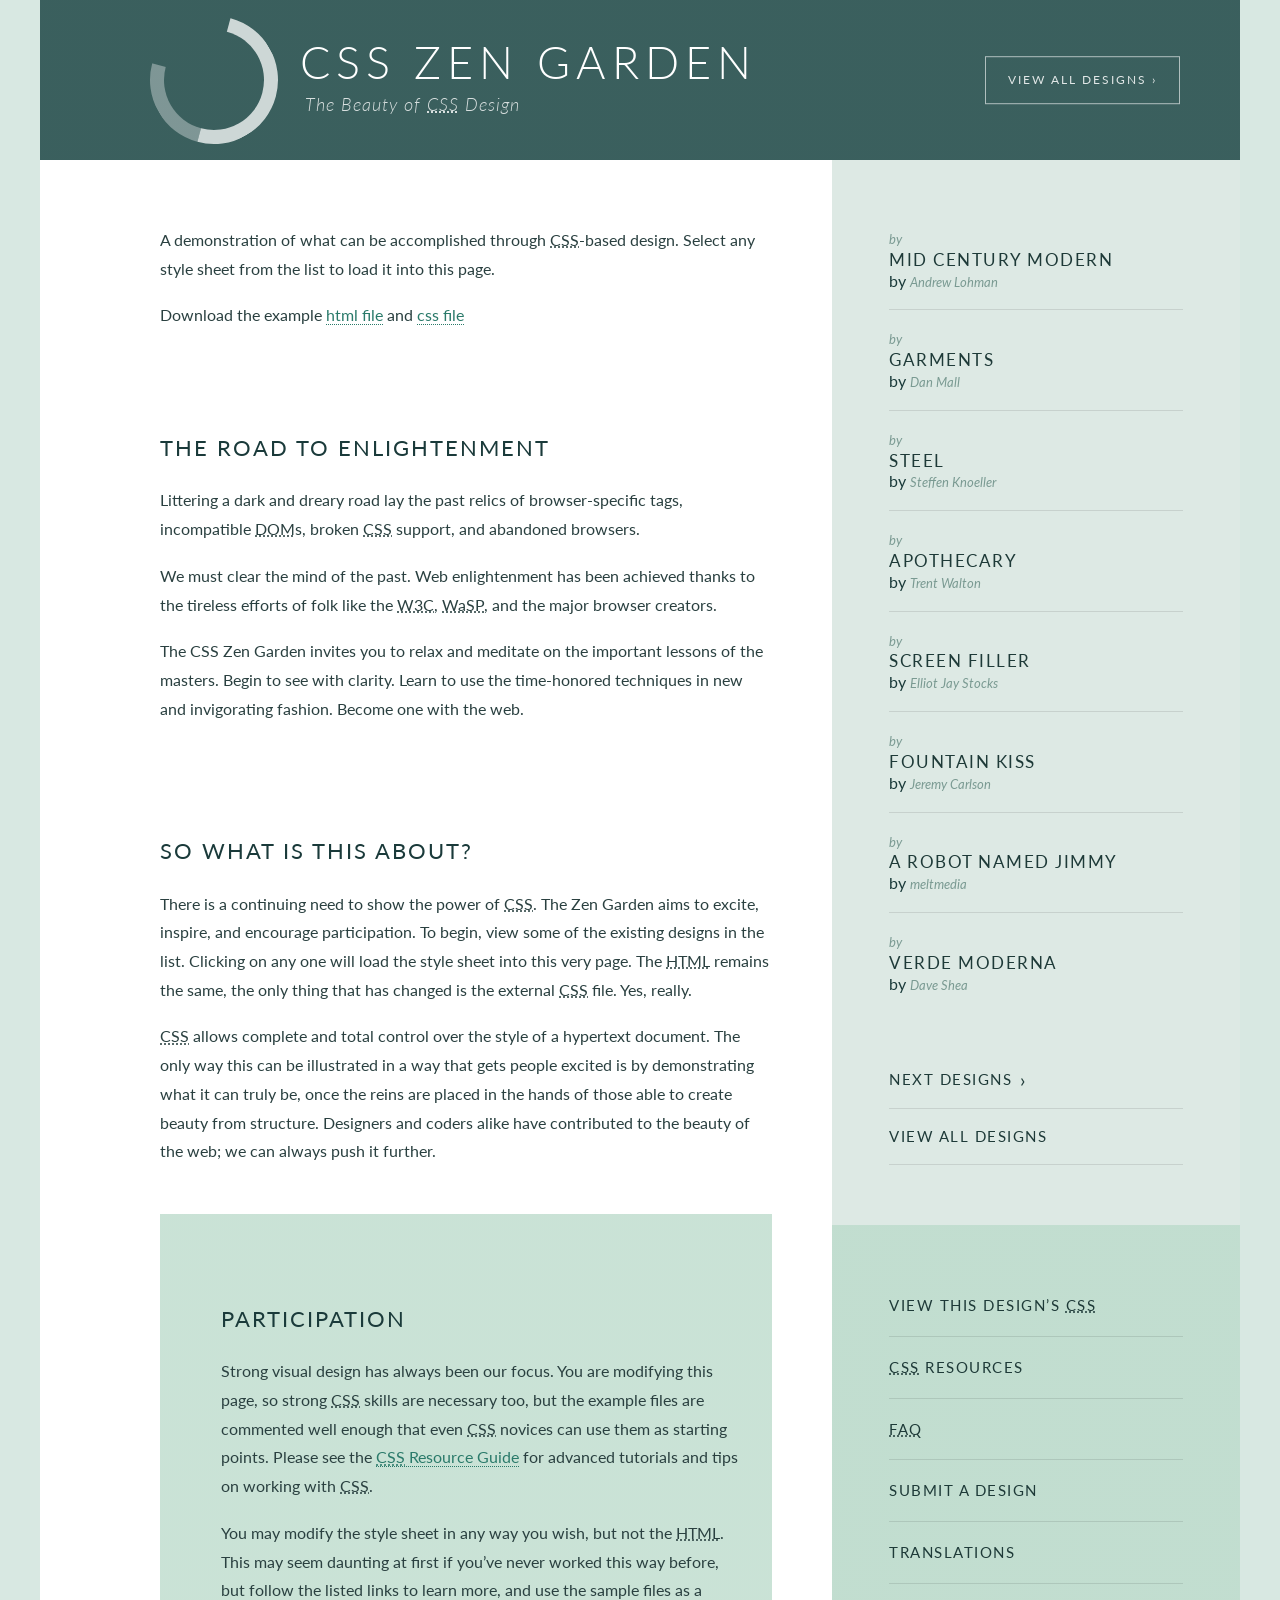
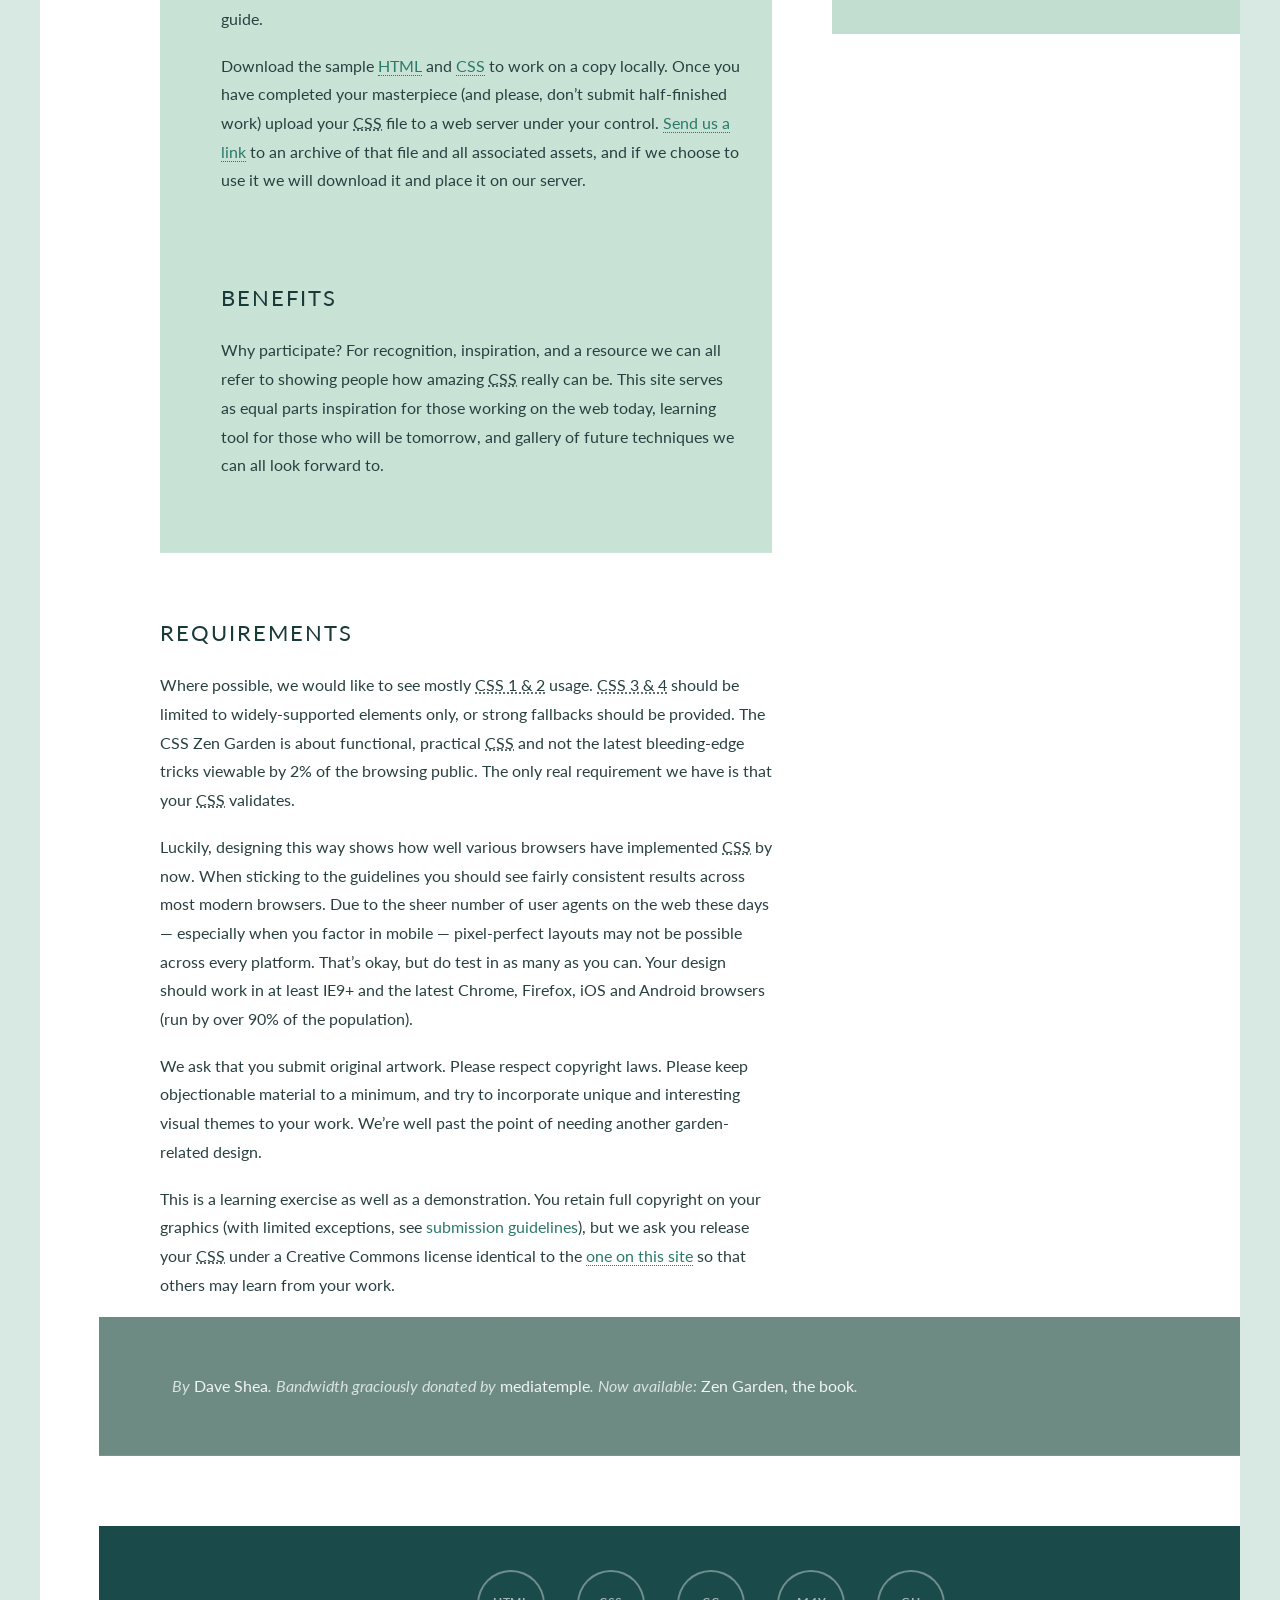
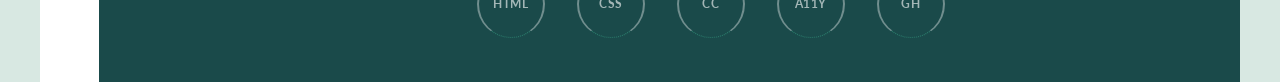
<file: Assignment/index.html>
<!DOCTYPE html>
<html lang="en">
<head>
	<meta charset="utf-8">
	<title>CSS Zen Garden: The Beauty of CSS Design</title>

	<link rel="stylesheet" media="screen" href="style.css">
	<link rel="alternate" type="application/rss+xml" title="RSS" href="http://www.csszengarden.com/zengarden.xml">

	<meta name="viewport" content="width=device-width, initial-scale=1.0">
	<meta name="author" content="Dave Shea">
	<meta name="description" content="A demonstration of what can be accomplished visually through CSS-based design.">
	<meta name="robots" content="all">


	<!--[if lt IE 9]>
	<script src="script/html5shiv.js"></script>
	<![endif]-->
</head>

<!--



	View source is a feature, not a bug. Thanks for your curiosity and
	interest in participating!

	Here are the submission guidelines for the new and improved csszengarden.com:

	- CSS3? Of course! Prefix for ALL browsers where necessary.
	- go responsive; test your layout at multiple screen sizes.
	- your browser testing baseline: IE9+, recent Chrome/Firefox/Safari, and iOS/Android
	- Graceful degradation is acceptable, and in fact highly encouraged.
	- use classes for styling. Don't use ids.
	- web fonts are cool, just make sure you have a license to share the files. Hosted
	  services that are applied via the CSS file (ie. Google Fonts) will work fine, but
	  most that require custom HTML won't. TypeKit is supported, see the readme on this
	  page for usage instructions: https://github.com/mezzoblue/csszengarden.com/

	And a few tips on building your CSS file:

	- use :first-child, :last-child and :nth-child to get at non-classed elements
	- use ::before and ::after to create pseudo-elements for extra styling
	- use multiple background images to apply as many as you need to any element
	- use the Kellum Method for image replacement, if still needed. http://goo.gl/GXxdI
	- don't rely on the extra divs at the bottom. Use ::before and ::after instead.

		
-->

<body id="css-zen-garden">
<div class="page-wrapper">

	<section class="intro" id="zen-intro">
		<header role="banner">
			<h1>CSS Zen Garden</h1>
			<h2>The Beauty of <abbr title="Cascading Style Sheets">CSS</abbr> Design</h2>
		</header>

		<div class="summary" id="zen-summary" role="article">
			<p>A demonstration of what can be accomplished through <abbr title="Cascading Style Sheets">CSS</abbr>-based design. Select any style sheet from the list to load it into this page.</p>
			<p>Download the example <a href="/examples/index" title="This page's source HTML code, not to be modified.">html file</a> and <a href="/examples/style.css" title="This page's sample CSS, the file you may modify.">css file</a></p>
		</div>

		<div class="preamble" id="zen-preamble" role="article">
			<h3>The Road to Enlightenment</h3>
			<p>Littering a dark and dreary road lay the past relics of browser-specific tags, incompatible <abbr title="Document Object Model">DOM</abbr>s, broken <abbr title="Cascading Style Sheets">CSS</abbr> support, and abandoned browsers.</p>
			<p>We must clear the mind of the past. Web enlightenment has been achieved thanks to the tireless efforts of folk like the <abbr title="World Wide Web Consortium">W3C</abbr>, <abbr title="Web Standards Project">WaSP</abbr>, and the major browser creators.</p>
			<p>The CSS Zen Garden invites you to relax and meditate on the important lessons of the masters. Begin to see with clarity. Learn to use the time-honored techniques in new and invigorating fashion. Become one with the web.</p>
		</div>
	</section>

	<div class="main supporting" id="zen-supporting" role="main">
		<div class="explanation" id="zen-explanation" role="article">
			<h3>So What is This About?</h3>
			<p>There is a continuing need to show the power of <abbr title="Cascading Style Sheets">CSS</abbr>. The Zen Garden aims to excite, inspire, and encourage participation. To begin, view some of the existing designs in the list. Clicking on any one will load the style sheet into this very page. The <abbr title="HyperText Markup Language">HTML</abbr> remains the same, the only thing that has changed is the external <abbr title="Cascading Style Sheets">CSS</abbr> file. Yes, really.</p>
			<p><abbr title="Cascading Style Sheets">CSS</abbr> allows complete and total control over the style of a hypertext document. The only way this can be illustrated in a way that gets people excited is by demonstrating what it can truly be, once the reins are placed in the hands of those able to create beauty from structure. Designers and coders alike have contributed to the beauty of the web; we can always push it further.</p>
		</div>

		<div class="participation" id="zen-participation" role="article">
			<h3>Participation</h3>
			<p>Strong visual design has always been our focus. You are modifying this page, so strong <abbr title="Cascading Style Sheets">CSS</abbr> skills are necessary too, but the example files are commented well enough that even <abbr title="Cascading Style Sheets">CSS</abbr> novices can use them as starting points. Please see the <a href="/pages/resources/" title="A listing of CSS-related resources"><abbr title="Cascading Style Sheets">CSS</abbr> Resource Guide</a> for advanced tutorials and tips on working with <abbr title="Cascading Style Sheets">CSS</abbr>.</p>
			<p>You may modify the style sheet in any way you wish, but not the <abbr title="HyperText Markup Language">HTML</abbr>. This may seem daunting at first if you&#8217;ve never worked this way before, but follow the listed links to learn more, and use the sample files as a guide.</p>
			<p>Download the sample <a href="/examples/index" title="This page's source HTML code, not to be modified.">HTML</a> and <a href="/examples/style.css" title="This page's sample CSS, the file you may modify.">CSS</a> to work on a copy locally. Once you have completed your masterpiece (and please, don&#8217;t submit half-finished work) upload your <abbr title="Cascading Style Sheets">CSS</abbr> file to a web server under your control. <a href="/pages/submit/" title="Use the contact form to send us your CSS file">Send us a link</a> to an archive of that file and all associated assets, and if we choose to use it we will download it and place it on our server.</p>
		</div>

		<div class="benefits" id="zen-benefits" role="article">
			<h3>Benefits</h3>
			<p>Why participate? For recognition, inspiration, and a resource we can all refer to showing people how amazing <abbr title="Cascading Style Sheets">CSS</abbr> really can be. This site serves as equal parts inspiration for those working on the web today, learning tool for those who will be tomorrow, and gallery of future techniques we can all look forward to.</p>
		</div>

		<div class="requirements" id="zen-requirements" role="article">
			<h3>Requirements</h3>
			<p>Where possible, we would like to see mostly <abbr title="Cascading Style Sheets, levels 1 and 2">CSS 1 &amp; 2</abbr> usage. <abbr title="Cascading Style Sheets, levels 3 and 4">CSS 3 &amp; 4</abbr> should be limited to widely-supported elements only, or strong fallbacks should be provided. The CSS Zen Garden is about functional, practical <abbr title="Cascading Style Sheets">CSS</abbr> and not the latest bleeding-edge tricks viewable by 2% of the browsing public. The only real requirement we have is that your <abbr title="Cascading Style Sheets">CSS</abbr> validates.</p>
			<p>Luckily, designing this way shows how well various browsers have implemented <abbr title="Cascading Style Sheets">CSS</abbr> by now. When sticking to the guidelines you should see fairly consistent results across most modern browsers. Due to the sheer number of user agents on the web these days &#8212; especially when you factor in mobile &#8212; pixel-perfect layouts may not be possible across every platform. That&#8217;s okay, but do test in as many as you can. Your design should work in at least IE9+ and the latest Chrome, Firefox, iOS and Android browsers (run by over 90% of the population).</p>
			<p>We ask that you submit original artwork. Please respect copyright laws. Please keep objectionable material to a minimum, and try to incorporate unique and interesting visual themes to your work. We&#8217;re well past the point of needing another garden-related design.</p>
			<p>This is a learning exercise as well as a demonstration. You retain full copyright on your graphics (with limited exceptions, see <a href="/pages/submit/guidelines/">submission guidelines</a>), but we ask you release your <abbr title="Cascading Style Sheets">CSS</abbr> under a Creative Commons license identical to the <a href="http://creativecommons.org/licenses/by-nc-sa/3.0/" title="View the Zen Garden's license information.">one on this site</a> so that others may learn from your work.</p>
			<p role="contentinfo">By <a href="http://www.mezzoblue.com/">Dave Shea</a>. Bandwidth graciously donated by <a href="http://www.mediatemple.net/">mediatemple</a>. Now available: <a href="http://www.amazon.com/exec/obidos/ASIN/0321303474/mezzoblue-20/">Zen Garden, the book</a>.</p>
		</div>

		<footer>
			<a href="http://validator.w3.org/check/referer" title="Check the validity of this site&#8217;s HTML" class="zen-validate-html">HTML</a>
			<a href="http://jigsaw.w3.org/css-validator/check/referer" title="Check the validity of this site&#8217;s CSS" class="zen-validate-css">CSS</a>
			<a href="http://creativecommons.org/licenses/by-nc-sa/3.0/" title="View the Creative Commons license of this site: Attribution-NonCommercial-ShareAlike." class="zen-license">CC</a>
			<a href="http://mezzoblue.com/zengarden/faq/#aaa" title="Read about the accessibility of this site" class="zen-accessibility">A11y</a>
			<a href="https://github.com/mezzoblue/csszengarden.com" title="Fork this site on Github" class="zen-github">GH</a>
		</footer>

	</div>


	<aside class="sidebar" role="complementary">
		<div class="wrapper">

			<div class="design-selection" id="design-selection">
				<h3 class="select">Select a Design:</h3>
				<nav role="navigation">
					<ul>
					<li>
						<a href="/221/" class="design-name">Mid Century Modern</a> by						<a href="http://andrewlohman.com/" class="designer-name">Andrew Lohman</a>
					</li>					<li>
						<a href="/220/" class="design-name">Garments</a> by						<a href="http://danielmall.com/" class="designer-name">Dan Mall</a>
					</li>					<li>
						<a href="/219/" class="design-name">Steel</a> by						<a href="http://steffen-knoeller.de" class="designer-name">Steffen Knoeller</a>
					</li>					<li>
						<a href="/218/" class="design-name">Apothecary</a> by						<a href="http://trentwalton.com" class="designer-name">Trent Walton</a>
					</li>					<li>
						<a href="/217/" class="design-name">Screen Filler</a> by						<a href="http://elliotjaystocks.com/" class="designer-name">Elliot Jay Stocks</a>
					</li>					<li>
						<a href="/216/" class="design-name">Fountain Kiss</a> by						<a href="http://jeremycarlson.com" class="designer-name">Jeremy Carlson</a>
					</li>					<li>
						<a href="/215/" class="design-name">A Robot Named Jimmy</a> by						<a href="http://meltmedia.com/" class="designer-name">meltmedia</a>
					</li>					<li>
						<a href="/214/" class="design-name">Verde Moderna</a> by						<a href="http://www.mezzoblue.com/" class="designer-name">Dave Shea</a>
					</li>					</ul>
				</nav>
			</div>

			<div class="design-archives" id="design-archives">
				<h3 class="archives">Archives:</h3>
				<nav role="navigation">
					<ul>
						<li class="next">
							<a href="/214/page1">
								Next Designs <span class="indicator">&rsaquo;</span>
							</a>
						</li>
						<li class="viewall">
							<a href="/pages/alldesigns/" title="View every submission to the Zen Garden.">
								View All Designs							</a>
						</li>
					</ul>
				</nav>
			</div>

			<div class="zen-resources" id="zen-resources">
				<h3 class="resources">Resources:</h3>
				<ul>
					<li class="view-css">
						<a href="style.css" title="View the source CSS file of the currently-viewed design.">
							View This Design&#8217;s <abbr title="Cascading Style Sheets">CSS</abbr>						</a>
					</li>
					<li class="css-resources">
						<a href="/pages/resources/" title="Links to great sites with information on using CSS.">
							<abbr title="Cascading Style Sheets">CSS</abbr> Resources						</a>
					</li>
					<li class="zen-faq">
						<a href="/pages/faq/" title="A list of Frequently Asked Questions about the Zen Garden.">
							<abbr title="Frequently Asked Questions">FAQ</abbr>						</a>
					</li>
					<li class="zen-submit">
						<a href="/pages/submit/" title="Send in your own CSS file.">
							Submit a Design						</a>
					</li>
					<li class="zen-translations">
						<a href="/pages/translations/" title="View translated versions of this page.">
							Translations						</a>
					</li>
				</ul>
			</div>
		</div>
	</aside>


</div>

<!--

	These superfluous divs/spans were originally provided as catch-alls to add extra imagery.
	These days we have full ::before and ::after support, favour using those instead.
	These only remain for historical design compatibility. They might go away one day.
		
-->
<div class="extra1" role="presentation"></div><div class="extra2" role="presentation"></div><div class="extra3" role="presentation"></div>
<div class="extra4" role="presentation"></div><div class="extra5" role="presentation"></div><div class="extra6" role="presentation"></div>

</body>
</html>
</file>
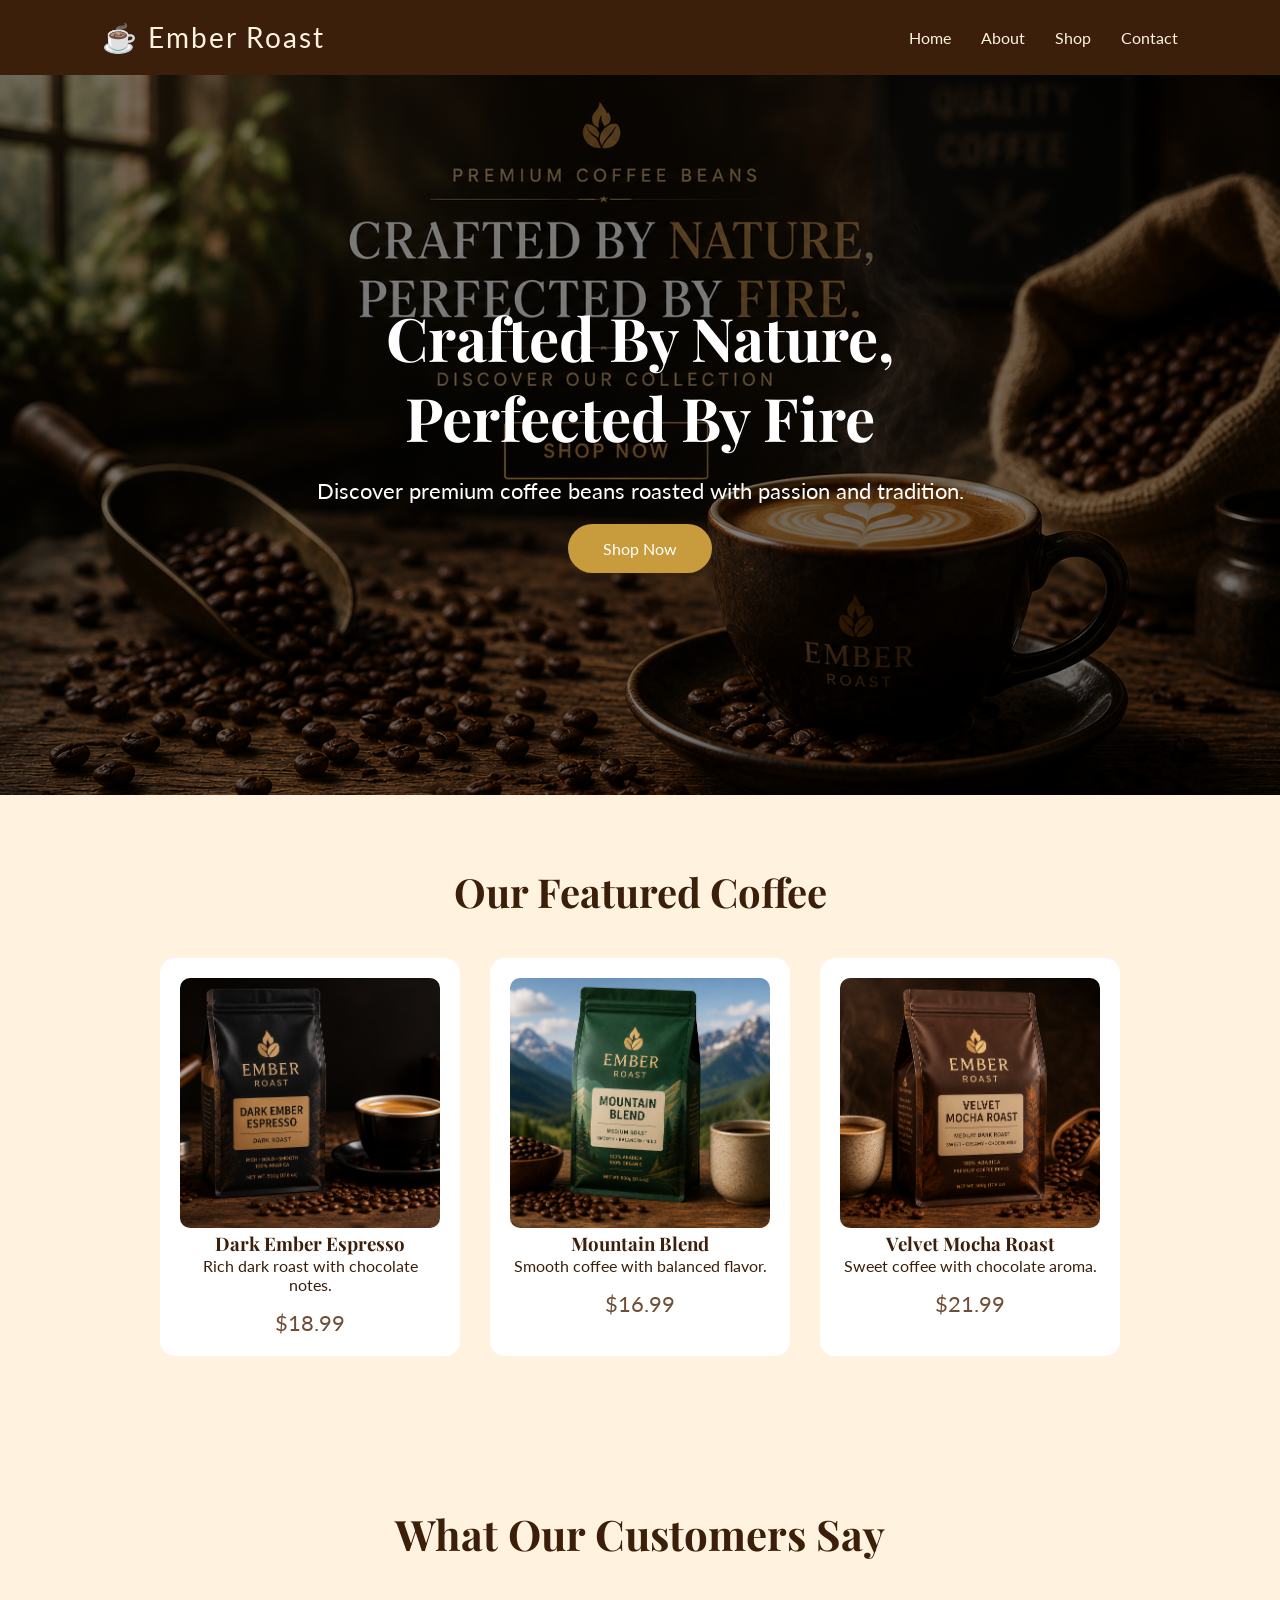
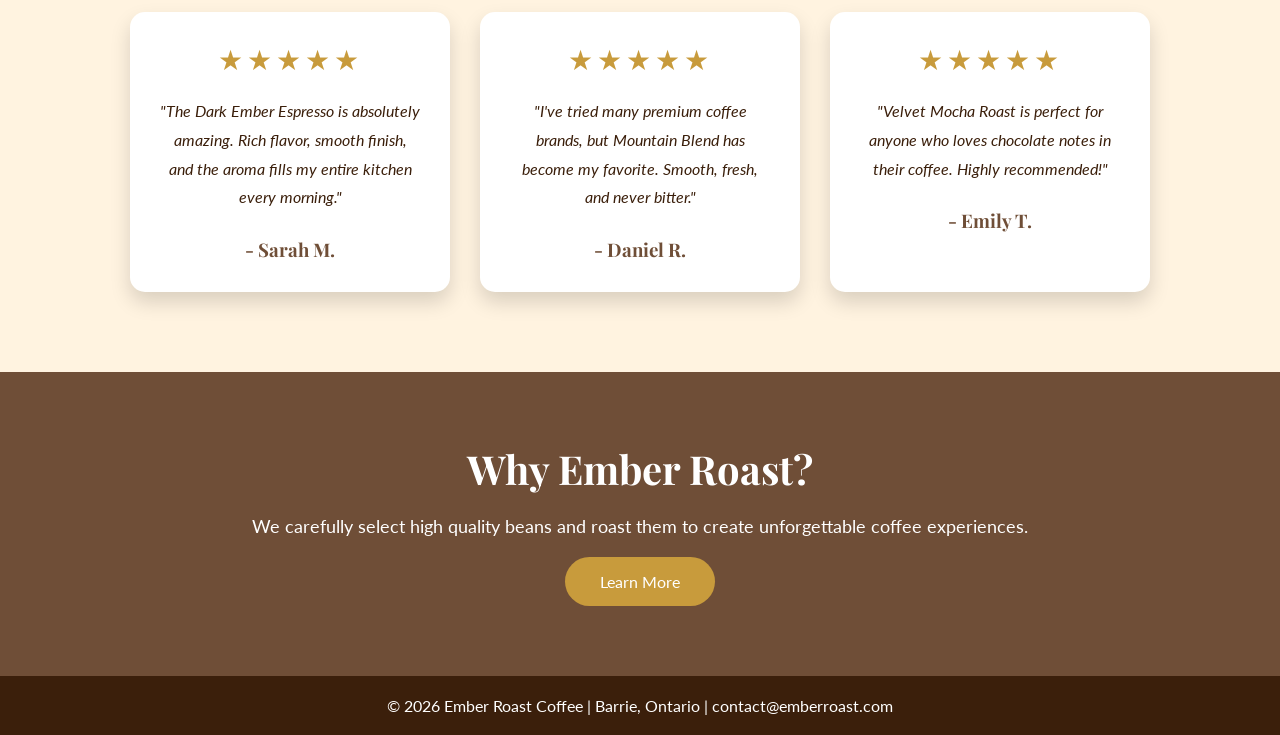
<file: CoffeShopProject/index.html>
<!doctype html>
<html lang="en">
  <head>
    <meta charset="UTF-8" />

    <meta name="viewport" content="width=device-width, initial-scale=1.0" />

    <meta name="description" content="Ember Roast Coffee Project " />

    <title>Ember Roast Coffee</title>

    <link rel="stylesheet" href="css/style.css" />

    <link
      href="https://fonts.googleapis.com/css2?family=Lato:wght@400;700&family=Playfair+Display:wght@700&display=swap"
      rel="stylesheet"
    />
  </head>

  <body>
    <header>
      <nav class="navbar">
        <div class="logo">☕ Ember Roast</div>

        <ul class="nav-links">
          <li><a href="index.html">Home</a></li>

          <li><a href="pages/about.html">About</a></li>

          <li><a href="pages/shop.html">Shop</a></li>

          <li><a href="pages/contact.html">Contact</a></li>
        </ul>
      </nav>
    </header>

    <main>
      <section class="hero">
        <div class="hero-content">
          <h1>Crafted By Nature, Perfected By Fire</h1>

          <p>
            Discover premium coffee beans roasted with passion and tradition.
          </p>

          <a class="btn" href="./pages/shop.html"> Shop Now </a>
        </div>
      </section>

      <section class="featured">
        <h2>Our Featured Coffee</h2>

        <div class="product-container">
          <article class="product-card">
            <img src="images/dark_ember.png" alt="Dark Espresso Coffee" />

            <h3>Dark Ember Espresso</h3>

            <p>Rich dark roast with chocolate notes.</p>

            <span> $18.99 </span>
          </article>

          <article class="product-card">
            <img src="images/mountain_coffe.png" alt="Mountain Coffee" />

            <h3>Mountain Blend</h3>

            <p>Smooth coffee with balanced flavor.</p>

            <span> $16.99 </span>
          </article>

          <article class="product-card">
            <img src="images/mocha_coffe.png" alt="Mocha Coffee" />

            <h3>Velvet Mocha Roast</h3>

            <p>Sweet coffee with chocolate aroma.</p>

            <span> $21.99 </span>
          </article>
        </div>
      </section>

      <section class="reviews">
        <h2>What Our Customers Say</h2>

        <div class="review-container">
          <article class="review-card">
            <div class="stars">★★★★★</div>

            <p>
              "The Dark Ember Espresso is absolutely amazing. Rich flavor,
              smooth finish, and the aroma fills my entire kitchen every
              morning."
            </p>

            <h3>- Sarah M.</h3>
          </article>

          <article class="review-card">
            <div class="stars">★★★★★</div>

            <p>
              "I've tried many premium coffee brands, but Mountain Blend has
              become my favorite. Smooth, fresh, and never bitter."
            </p>

            <h3>- Daniel R.</h3>
          </article>

          <article class="review-card">
            <div class="stars">★★★★★</div>

            <p>
              "Velvet Mocha Roast is perfect for anyone who loves chocolate
              notes in their coffee. Highly recommended!"
            </p>

            <h3>- Emily T.</h3>
          </article>
        </div>
      </section>

      <section class="about-preview">
        <h2>Why Ember Roast?</h2>

        <p>
          We carefully select high quality beans and roast them to create
          unforgettable coffee experiences.
        </p>

        <a class="btn" href="./pages/about.html"> Learn More </a>
      </section>
    </main>

    <footer>
      <p>
        © 2026 Ember Roast Coffee | Barrie, Ontario | contact@emberroast.com
      </p>
    </footer>
  </body>
</html>
</file>
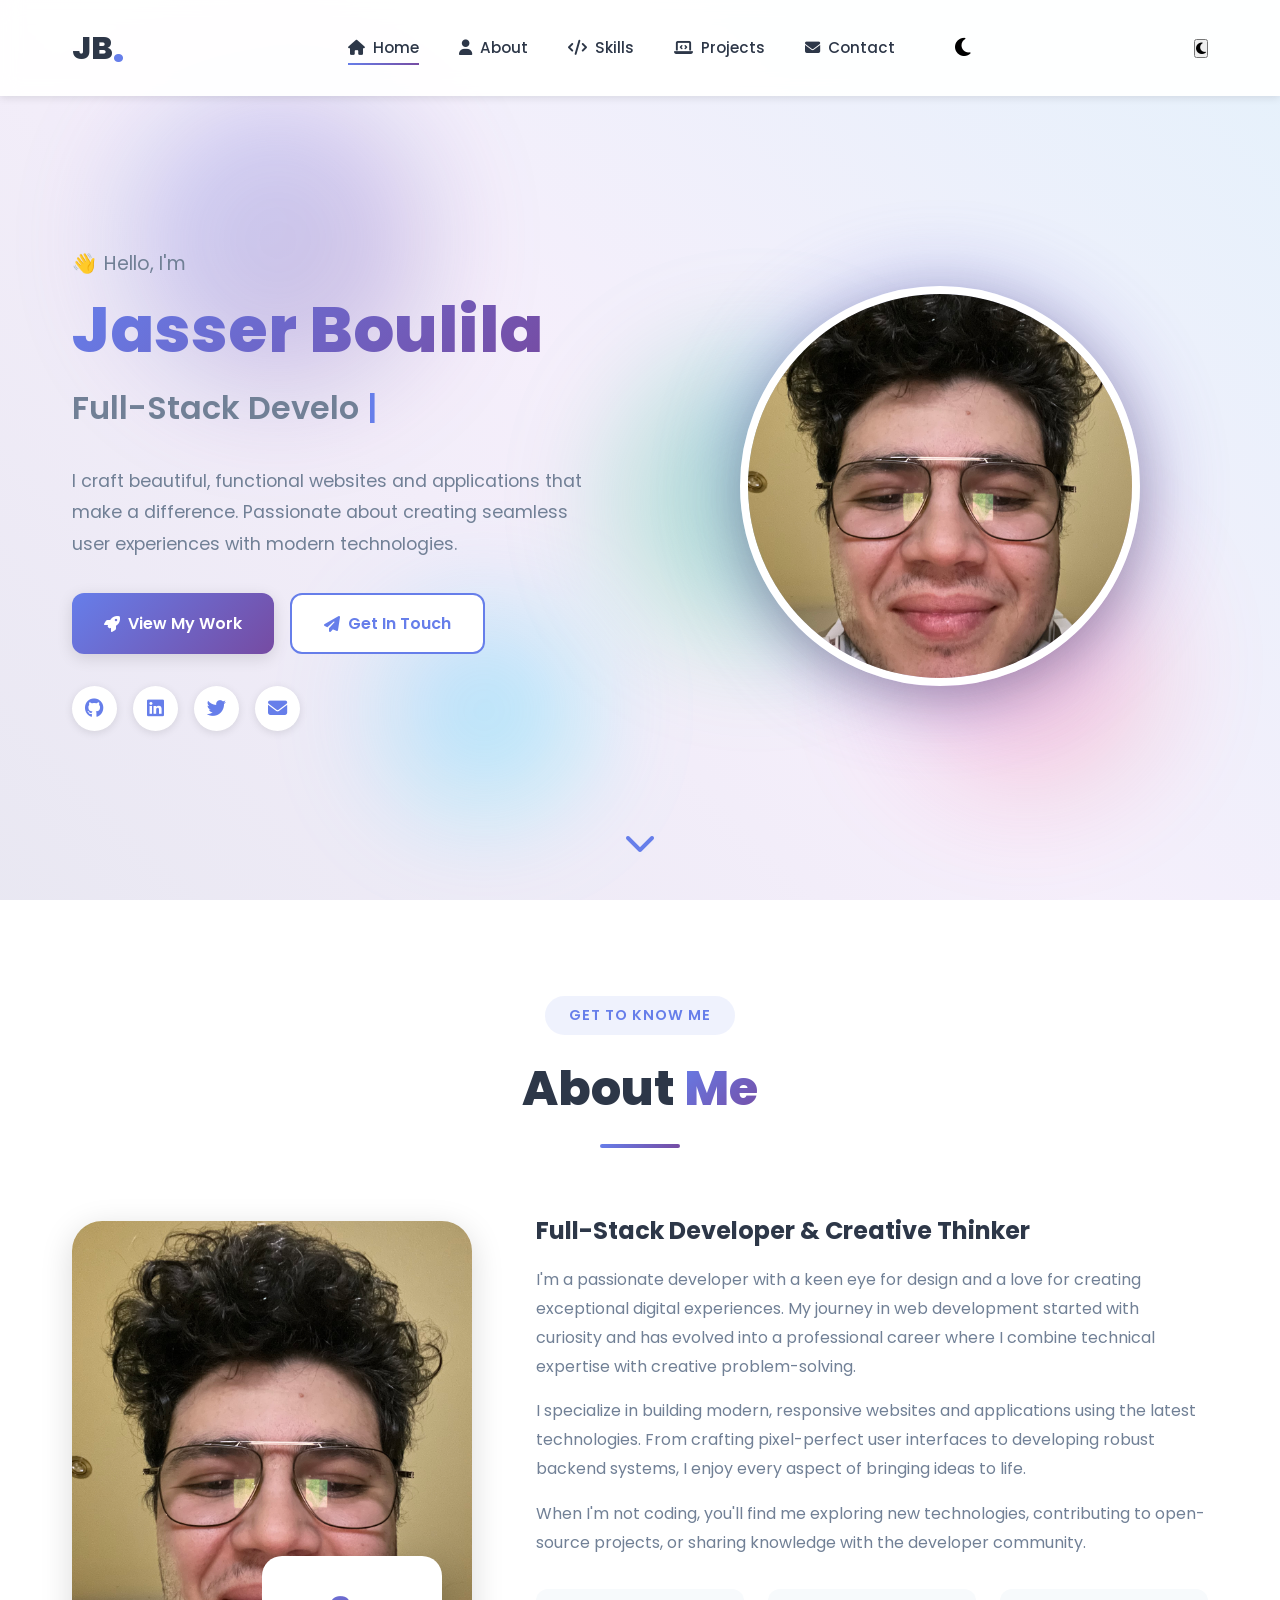
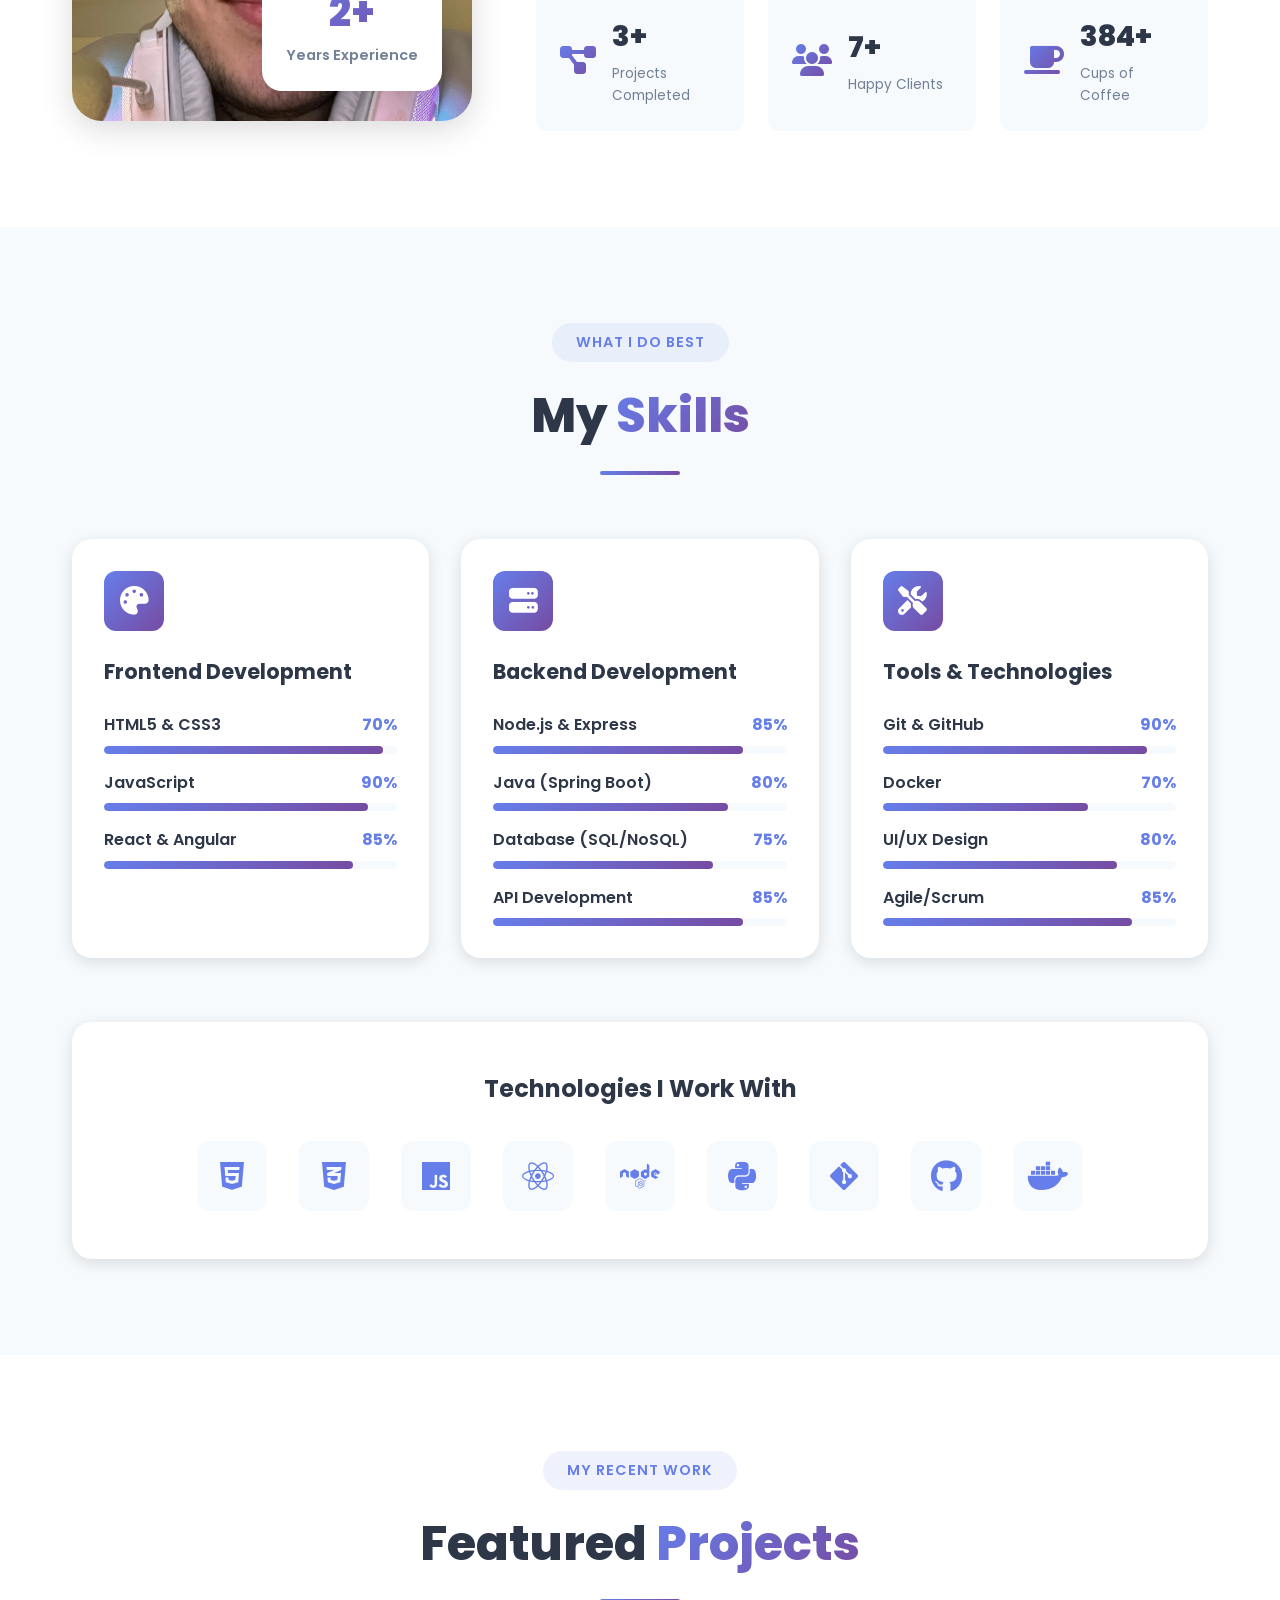
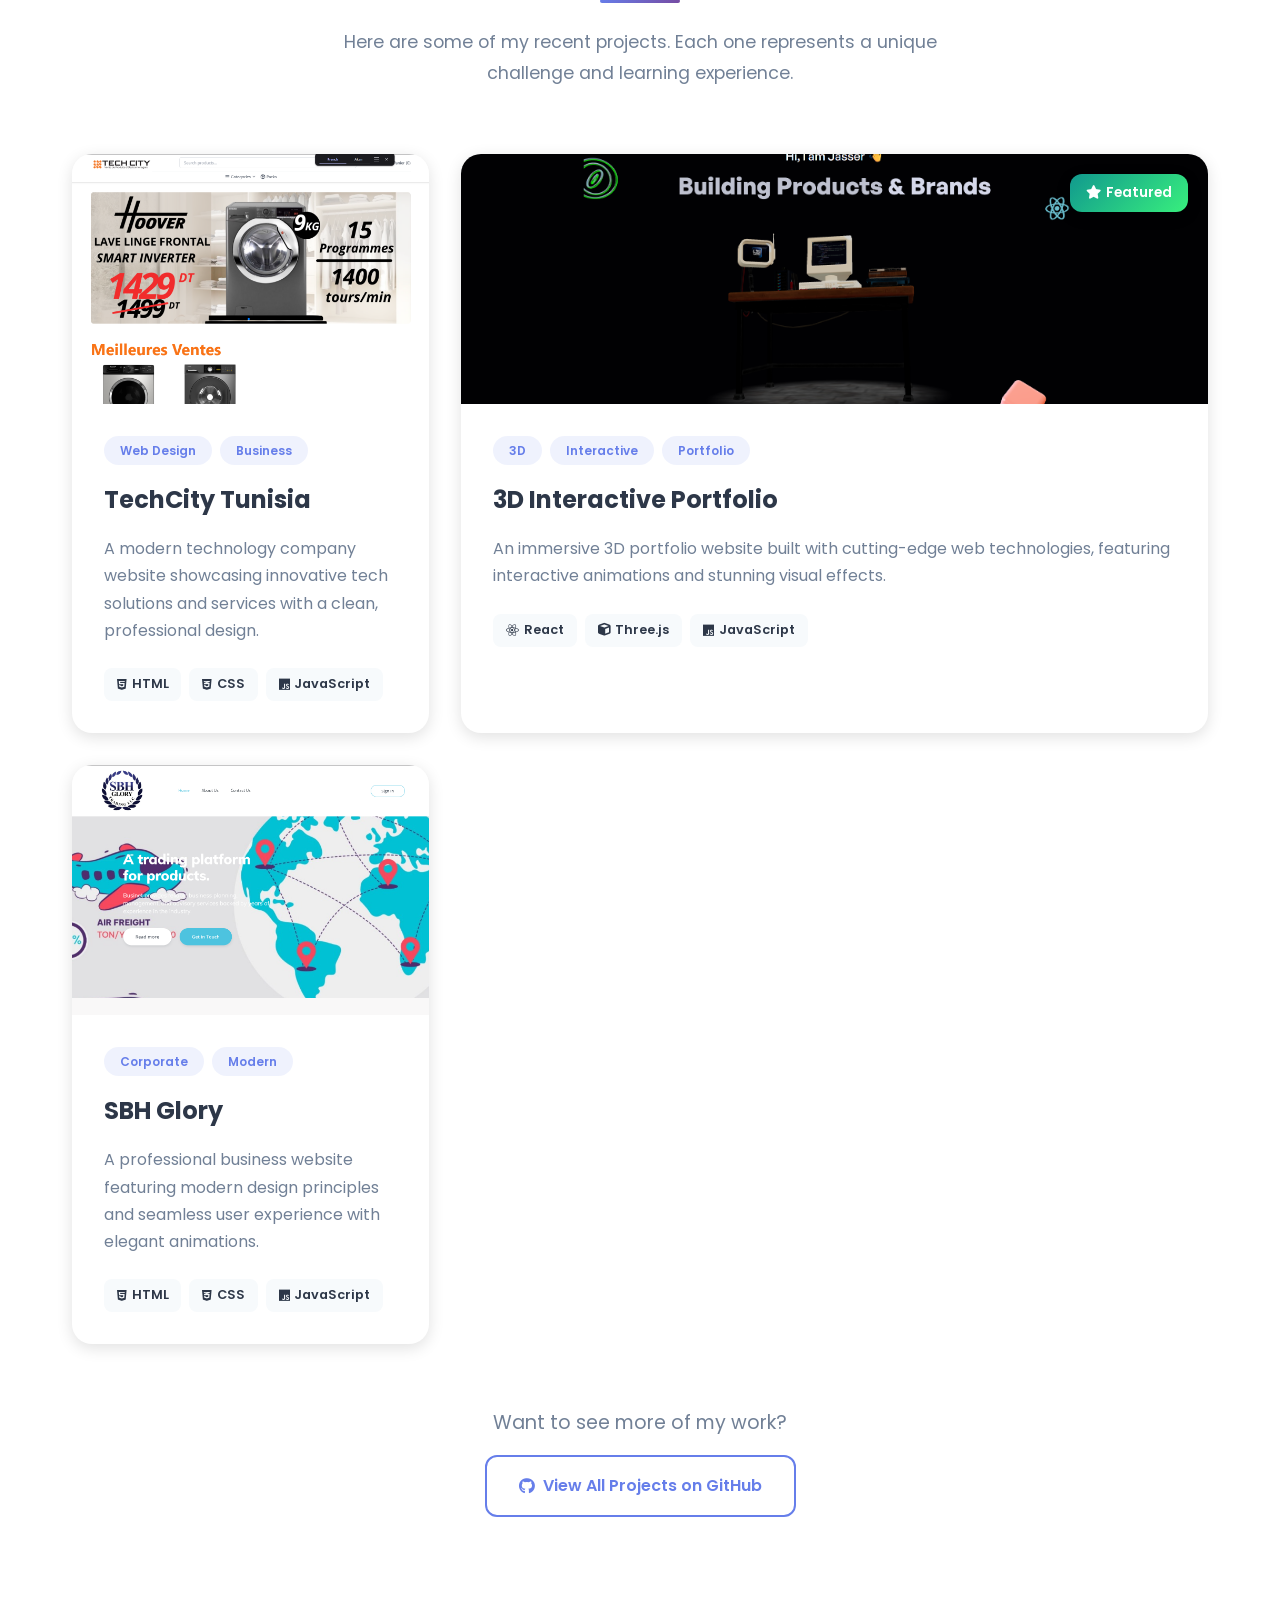
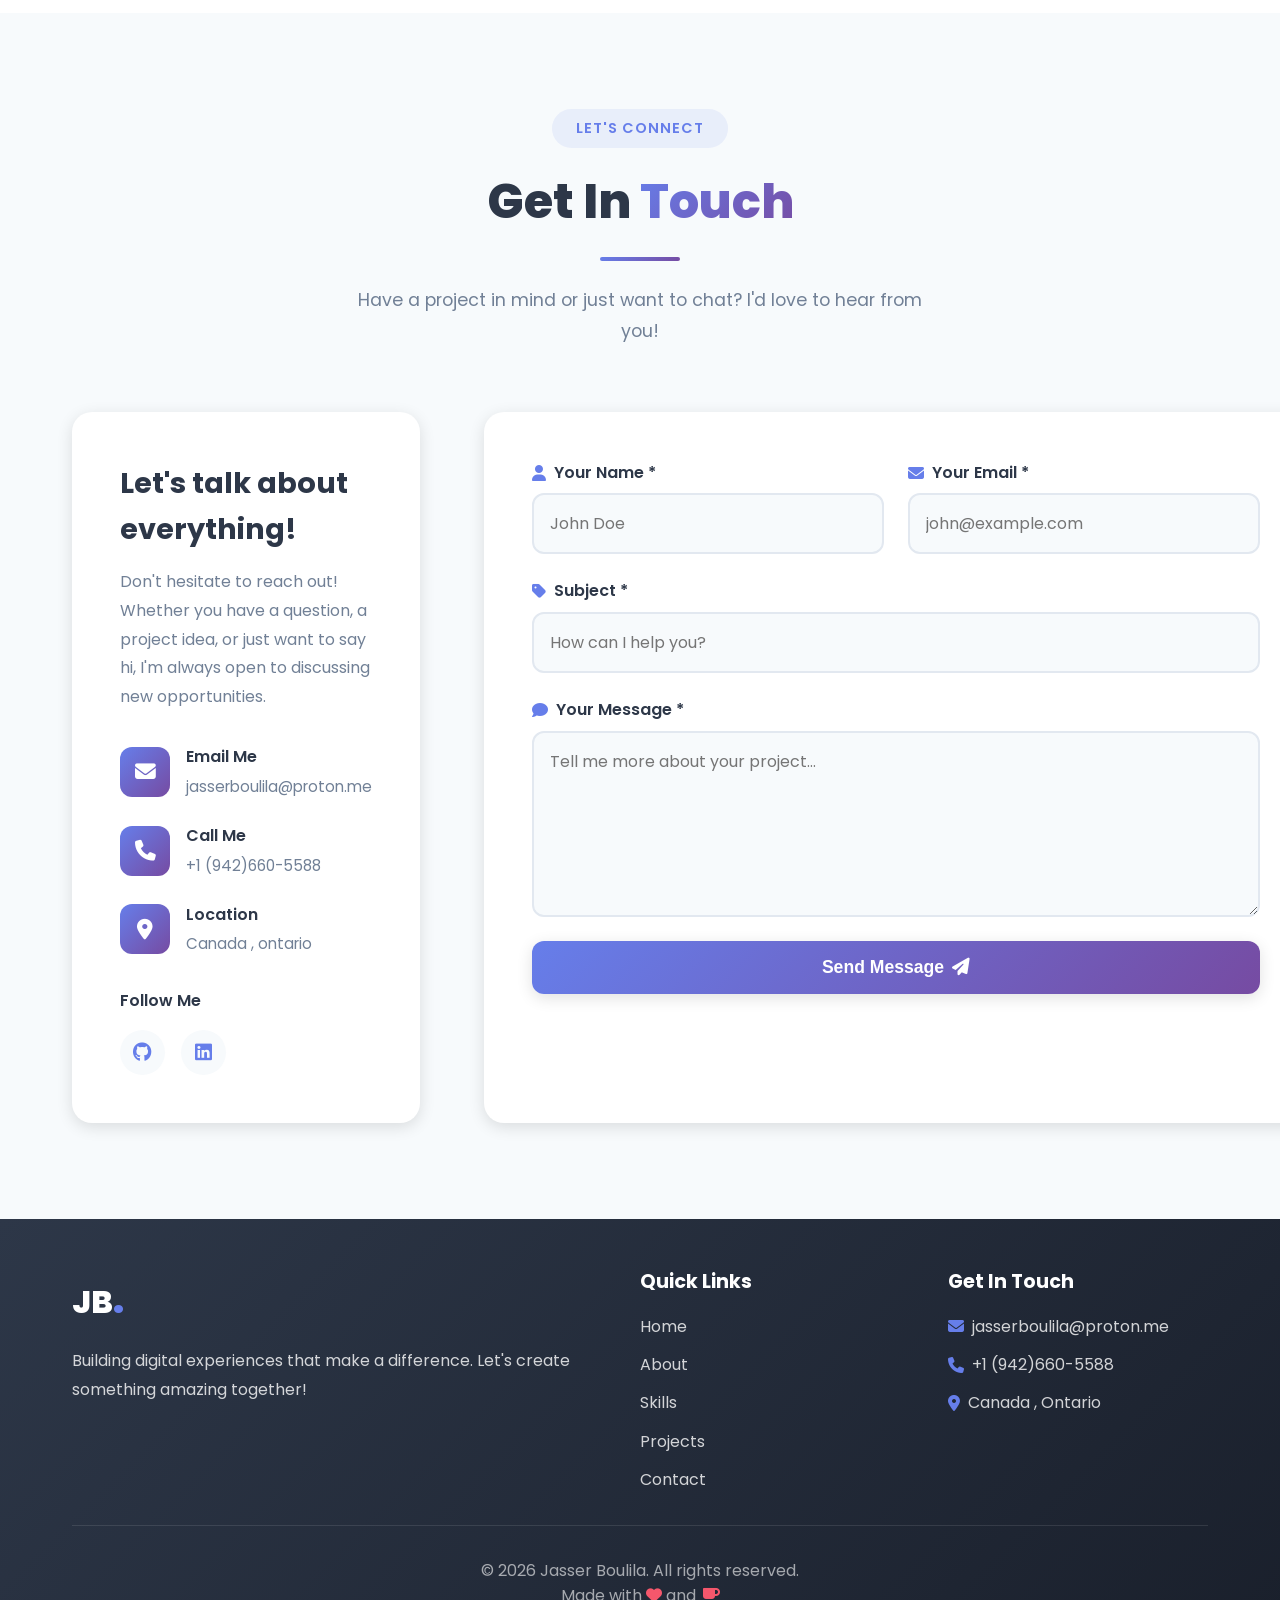
<file: Projectone/index.html>
<!doctype html>
<html lang="en">
  <head>
    <meta charset="UTF-8" />
    <meta name="viewport" content="width=device-width, initial-scale=1.0" />
    <title>Jasser Boulila | Developer Portfolio</title>
    <!-- Link to external stylesheet -->
    <link rel="stylesheet" href="styles.css" />
    <!-- Font Awesome for icons -->
    <link
      rel="stylesheet"
      href="https://cdnjs.cloudflare.com/ajax/libs/font-awesome/6.4.0/css/all.min.css"
    />
    <!-- Google Fonts -->
    <link
      href="https://fonts.googleapis.com/css2?family=Poppins:wght@300;400;500;600;700;800&display=swap"
      rel="stylesheet"
    />
  </head>
  <body>
    <!-- Animated Background -->
    <div class="background-animation">
      <div class="gradient-bg"></div>
      <div class="floating-shapes">
        <div class="shape shape-1"></div>
        <div class="shape shape-2"></div>
        <div class="shape shape-3"></div>
        <div class="shape shape-4"></div>
      </div>
    </div>

    <!-- Navigation Bar -->
    <nav class="navbar" id="navbar">
      <div class="container">
        <div class="logo-container">
          <h1 class="logo">JB<span class="logo-dot">.</span></h1>
        </div>
        <ul class="nav-links">
          <li>
            <a href="#home"><i class="fas fa-home"></i> Home</a>
          </li>
          <li>
            <a href="#about"><i class="fas fa-user"></i> About</a>
          </li>
          <li>
            <a href="#skills"><i class="fas fa-code"></i> Skills</a>
          </li>
          <li>
            <a href="#projects"><i class="fas fa-laptop-code"></i> Projects</a>
          </li>
          <li>
            <a href="#contact"><i class="fas fa-envelope"></i> Contact</a>
          </li>
        </ul>
        <div class="nav-actions">
          <button
            id="themeToggle"
            class="theme-toggle"
            aria-label="Toggle dark mode"
          >
            <i class="fas fa-moon"></i>
          </button>
          <button
            class="mobile-menu-btn"
            id="mobileMenuBtn"
            aria-label="Open menu"
          >
            <i class="fas fa-bars"></i>
          </button>
        </div>
      </div>
    </nav>

    <!-- Hero Section -->
    <section id="home" class="hero-section">
      <div class="container">
        <div class="hero-content">
          <div class="hero-text">
            <div class="greeting"><span class="wave">👋</span> Hello, I'm</div>
            <h1 class="hero-title">
              <span class="gradient-text">Jasser Boulila</span>
            </h1>
            <h2 class="hero-subtitle">
              <span class="typed-text"></span>
              <span class="cursor">|</span>
            </h2>
            <p class="hero-description">
              I craft beautiful, functional websites and applications that make
              a difference. Passionate about creating seamless user experiences
              with modern technologies.
            </p>
            <div class="hero-buttons">
              <a href="#projects" class="btn btn-primary">
                <i class="fas fa-rocket"></i> View My Work
              </a>
              <a href="#contact" class="btn btn-secondary">
                <i class="fas fa-paper-plane"></i> Get In Touch
              </a>
            </div>
            <div class="social-links">
              <a
                href="https://github.com/jasserboulila"
                target="_blank"
                class="social-icon"
              >
                <i class="fab fa-github"></i>
              </a>
              <a
                href="https://linkedin.com/in/jasserboulila"
                target="_blank"
                class="social-icon"
              >
                <i class="fab fa-linkedin"></i>
              </a>
              <a
                href="https://twitter.com/jasserboulila"
                target="_blank"
                class="social-icon"
              >
                <i class="fab fa-twitter"></i>
              </a>
              <a href="mailto:jasser@example.com" class="social-icon">
                <i class="fas fa-envelope"></i>
              </a>
            </div>
          </div>
          <div class="hero-image">
            <div class="image-container">
              <img
                src="./images/bb3541b1-4be7-47d2-8f6f-27cf06798aa8.jpg"
                alt="Jasser Boulila"
                class="profile-pic"
              />
              <div class="image-glow"></div>
            </div>
          </div>
        </div>
      </div>
      <div class="scroll-indicator">
        <a href="#about">
          <i class="fas fa-chevron-down"></i>
        </a>
      </div>
    </section>

    <!-- About Section -->
    <section id="about" class="about-section">
      <div class="container">
        <div class="section-header">
          <span class="section-label">Get To Know Me</span>
          <h2 class="section-title">
            About <span class="gradient-text">Me</span>
          </h2>
          <div class="title-underline"></div>
        </div>

        <div class="about-content">
          <div class="about-image-container">
            <div class="about-card">
              <img
                src="./images/bb3541b1-4be7-47d2-8f6f-27cf06798aa8.jpg"
                alt="About Me"
                class="about-img"
              />
              <div class="experience-badge">
                <div class="badge-content">
                  <span class="badge-number">2+</span>
                  <span class="badge-text">Years Experience</span>
                </div>
              </div>
            </div>
          </div>

          <div class="about-text">
            <h3 class="about-subtitle">
              Full-Stack Developer & Creative Thinker
            </h3>
            <p class="about-paragraph">
              I'm a passionate developer with a keen eye for design and a love
              for creating exceptional digital experiences. My journey in web
              development started with curiosity and has evolved into a
              professional career where I combine technical expertise with
              creative problem-solving.
            </p>
            <p class="about-paragraph">
              I specialize in building modern, responsive websites and
              applications using the latest technologies. From crafting
              pixel-perfect user interfaces to developing robust backend
              systems, I enjoy every aspect of bringing ideas to life.
            </p>
            <p class="about-paragraph">
              When I'm not coding, you'll find me exploring new technologies,
              contributing to open-source projects, or sharing knowledge with
              the developer community.
            </p>

            <div class="about-stats">
              <div class="stat-item">
                <i class="fas fa-project-diagram stat-icon"></i>
                <div class="stat-content">
                  <h4 class="stat-number">10+</h4>
                  <p class="stat-label">Projects Completed</p>
                </div>
              </div>
              <div class="stat-item">
                <i class="fas fa-users stat-icon"></i>
                <div class="stat-content">
                  <h4 class="stat-number">20+</h4>
                  <p class="stat-label">Happy Clients</p>
                </div>
              </div>
              <div class="stat-item">
                <i class="fas fa-coffee stat-icon"></i>
                <div class="stat-content">
                  <h4 class="stat-number">1000+</h4>
                  <p class="stat-label">Cups of Coffee</p>
                </div>
              </div>
            </div>
          </div>
        </div>
      </div>
    </section>

    <!-- Skills Section -->
    <section id="skills" class="skills-section">
      <div class="container">
        <div class="section-header">
          <span class="section-label">What I Do Best</span>
          <h2 class="section-title">
            My <span class="gradient-text">Skills</span>
          </h2>
          <div class="title-underline"></div>
        </div>

        <div class="skills-container">
          <!-- Frontend Skills -->
          <div class="skill-category">
            <div class="category-icon">
              <i class="fas fa-palette"></i>
            </div>
            <h3 class="category-title">Frontend Development</h3>
            <div class="skills-list">
              <div class="skill-item">
                <div class="skill-header">
                  <span class="skill-name">HTML5 & CSS3</span>
                  <span class="skill-percent">70%</span>
                </div>
                <div class="skill-bar">
                  <div class="skill-progress" style="width: 95%"></div>
                </div>
              </div>
              <div class="skill-item">
                <div class="skill-header">
                  <span class="skill-name">JavaScript</span>
                  <span class="skill-percent">90%</span>
                </div>
                <div class="skill-bar">
                  <div class="skill-progress" style="width: 90%"></div>
                </div>
              </div>
              <div class="skill-item">
                <div class="skill-header">
                  <span class="skill-name">React & Angular</span>
                  <span class="skill-percent">85%</span>
                </div>
                <div class="skill-bar">
                  <div class="skill-progress" style="width: 85%"></div>
                </div>
              </div>
            </div>
          </div>

          <!-- Backend Skills -->
          <div class="skill-category">
            <div class="category-icon">
              <i class="fas fa-server"></i>
            </div>
            <h3 class="category-title">Backend Development</h3>
            <div class="skills-list">
              <div class="skill-item">
                <div class="skill-header">
                  <span class="skill-name">Node.js & Express</span>
                  <span class="skill-percent">85%</span>
                </div>
                <div class="skill-bar">
                  <div class="skill-progress" style="width: 85%"></div>
                </div>
              </div>
              <div class="skill-item">
                <div class="skill-header">
                  <span class="skill-name">Java (Spring Boot)</span>
                  <span class="skill-percent">80%</span>
                </div>
                <div class="skill-bar">
                  <div class="skill-progress" style="width: 80%"></div>
                </div>
              </div>
              <div class="skill-item">
                <div class="skill-header">
                  <span class="skill-name">Database (SQL/NoSQL)</span>
                  <span class="skill-percent">75%</span>
                </div>
                <div class="skill-bar">
                  <div class="skill-progress" style="width: 75%"></div>
                </div>
              </div>
              <div class="skill-item">
                <div class="skill-header">
                  <span class="skill-name">API Development</span>
                  <span class="skill-percent">85%</span>
                </div>
                <div class="skill-bar">
                  <div class="skill-progress" style="width: 85%"></div>
                </div>
              </div>
            </div>
          </div>

          <!-- Tools & Others -->
          <div class="skill-category">
            <div class="category-icon">
              <i class="fas fa-tools"></i>
            </div>
            <h3 class="category-title">Tools & Technologies</h3>
            <div class="skills-list">
              <div class="skill-item">
                <div class="skill-header">
                  <span class="skill-name">Git & GitHub</span>
                  <span class="skill-percent">90%</span>
                </div>
                <div class="skill-bar">
                  <div class="skill-progress" style="width: 90%"></div>
                </div>
              </div>
              <div class="skill-item">
                <div class="skill-header">
                  <span class="skill-name">Docker</span>
                  <span class="skill-percent">70%</span>
                </div>
                <div class="skill-bar">
                  <div class="skill-progress" style="width: 70%"></div>
                </div>
              </div>
              <div class="skill-item">
                <div class="skill-header">
                  <span class="skill-name">UI/UX Design</span>
                  <span class="skill-percent">80%</span>
                </div>
                <div class="skill-bar">
                  <div class="skill-progress" style="width: 80%"></div>
                </div>
              </div>
              <div class="skill-item">
                <div class="skill-header">
                  <span class="skill-name">Agile/Scrum</span>
                  <span class="skill-percent">85%</span>
                </div>
                <div class="skill-bar">
                  <div class="skill-progress" style="width: 85%"></div>
                </div>
              </div>
            </div>
          </div>
        </div>

        <!-- Technology Icons -->
        <div class="tech-stack">
          <h3 class="tech-stack-title">Technologies I Work With</h3>
          <div class="tech-icons">
            <div class="tech-icon" title="HTML5">
              <i class="fab fa-html5"></i>
            </div>
            <div class="tech-icon" title="CSS3">
              <i class="fab fa-css3-alt"></i>
            </div>
            <div class="tech-icon" title="JavaScript">
              <i class="fab fa-js"></i>
            </div>
            <div class="tech-icon" title="React">
              <i class="fab fa-react"></i>
            </div>
            <div class="tech-icon" title="Node.js">
              <i class="fab fa-node"></i>
            </div>
            <div class="tech-icon" title="Python">
              <i class="fab fa-python"></i>
            </div>
            <div class="tech-icon" title="Git">
              <i class="fab fa-git-alt"></i>
            </div>
            <div class="tech-icon" title="GitHub">
              <i class="fab fa-github"></i>
            </div>
            <div class="tech-icon" title="Docker">
              <i class="fab fa-docker"></i>
            </div>
          </div>
        </div>
      </div>
    </section>

    <!-- Projects Section -->
    <section id="projects" class="projects-section">
      <div class="container">
        <div class="section-header">
          <span class="section-label">My Recent Work</span>
          <h2 class="section-title">
            Featured <span class="gradient-text">Projects</span>
          </h2>
          <div class="title-underline"></div>
          <p class="section-description">
            Here are some of my recent projects. Each one represents a unique
            challenge and learning experience.
          </p>
        </div>

        <div class="projects-grid">
          <!-- Project 1 -->
          <article class="project-card">
            <div class="project-image">
              <img
                src="./images/Screenshot 2026-02-12 203212.png"
                alt="TechCity Tunisia"
              />
              <div class="project-overlay">
                <a
                  href="https://techcity.tn/"
                  target="_blank"
                  class="project-btn"
                >
                  <i class="fas fa-external-link-alt"></i> View Live
                </a>
              </div>
            </div>
            <div class="project-content">
              <div class="project-tags">
                <span class="tag">Web Design</span>
                <span class="tag">Business</span>
              </div>
              <h3 class="project-title">TechCity Tunisia</h3>
              <p class="project-description">
                A modern technology company website showcasing innovative tech
                solutions and services with a clean, professional design.
              </p>
              <div class="project-tech">
                <span class="tech-badge"
                  ><i class="fab fa-html5"></i> HTML</span
                >
                <span class="tech-badge"
                  ><i class="fab fa-css3-alt"></i> CSS</span
                >
                <span class="tech-badge"
                  ><i class="fab fa-js"></i> JavaScript</span
                >
              </div>
            </div>
          </article>

          <!-- Project 2 -->
          <article class="project-card featured">
            <div class="project-image">
              <img
                src="./images/Screenshot 2026-02-12 204111.png"
                alt="3D Portfolio"
              />
              <div class="project-overlay">
                <a
                  href="https://jasserboulila.github.io/"
                  target="_blank"
                  class="project-btn"
                >
                  <i class="fas fa-external-link-alt"></i> View Live
                </a>
              </div>
              <div class="featured-badge">
                <i class="fas fa-star"></i> Featured
              </div>
            </div>
            <div class="project-content">
              <div class="project-tags">
                <span class="tag">3D</span>
                <span class="tag">Interactive</span>
                <span class="tag">Portfolio</span>
              </div>
              <h3 class="project-title">3D Interactive Portfolio</h3>
              <p class="project-description">
                An immersive 3D portfolio website built with cutting-edge web
                technologies, featuring interactive animations and stunning
                visual effects.
              </p>
              <div class="project-tech">
                <span class="tech-badge"
                  ><i class="fab fa-react"></i> React</span
                >
                <span class="tech-badge"
                  ><i class="fas fa-cube"></i> Three.js</span
                >
                <span class="tech-badge"
                  ><i class="fab fa-js"></i> JavaScript</span
                >
              </div>
            </div>
          </article>

          <!-- Project 3 -->
          <article class="project-card">
            <div class="project-image">
              <img
                src="./images/Screenshot 2026-02-12 203139.png"
                alt="SBH Glory"
              />
              <div class="project-overlay">
                <a
                  href="https://sbh-glory.com/"
                  target="_blank"
                  class="project-btn"
                >
                  <i class="fas fa-external-link-alt"></i> View Live
                </a>
              </div>
            </div>
            <div class="project-content">
              <div class="project-tags">
                <span class="tag">Corporate</span>
                <span class="tag">Modern</span>
              </div>
              <h3 class="project-title">SBH Glory</h3>
              <p class="project-description">
                A professional business website featuring modern design
                principles and seamless user experience with elegant animations.
              </p>
              <div class="project-tech">
                <span class="tech-badge"
                  ><i class="fab fa-html5"></i> HTML</span
                >
                <span class="tech-badge"
                  ><i class="fab fa-css3-alt"></i> CSS</span
                >
                <span class="tech-badge"
                  ><i class="fab fa-js"></i> JavaScript</span
                >
              </div>
            </div>
          </article>
        </div>

        <div class="projects-cta">
          <p>Want to see more of my work?</p>
          <a
            href="https://github.com/jasserboulila"
            target="_blank"
            class="btn btn-outline"
          >
            <i class="fab fa-github"></i> View All Projects on GitHub
          </a>
        </div>
      </div>
    </section>

    <!-- Contact Section -->
    <section id="contact" class="contact-section">
      <div class="container">
        <div class="section-header">
          <span class="section-label">Let's Connect</span>
          <h2 class="section-title">
            Get In <span class="gradient-text">Touch</span>
          </h2>
          <div class="title-underline"></div>
          <p class="section-description">
            Have a project in mind or just want to chat? I'd love to hear from
            you!
          </p>
        </div>

        <div class="contact-content">
          <!-- Contact Info -->
          <div class="contact-info">
            <h3 class="contact-info-title">Let's talk about everything!</h3>
            <p class="contact-info-text">
              Don't hesitate to reach out! Whether you have a question, a
              project idea, or just want to say hi, I'm always open to
              discussing new opportunities.
            </p>

            <div class="contact-methods">
              <div class="contact-method">
                <div class="method-icon">
                  <i class="fas fa-envelope"></i>
                </div>
                <div class="method-content">
                  <h4>Email Me</h4>
                  <a href="mailto:jasser@example.com"
                    >jasserboulila@proton.me</a
                  >
                </div>
              </div>

              <div class="contact-method">
                <div class="method-icon">
                  <i class="fas fa-phone"></i>
                </div>
                <div class="method-content">
                  <h4>Call Me</h4>
                  <a href="tel:+21612345678">+1 (942)660-5588</a>
                </div>
              </div>

              <div class="contact-method">
                <div class="method-icon">
                  <i class="fas fa-map-marker-alt"></i>
                </div>
                <div class="method-content">
                  <h4>Location</h4>
                  <p>Canada , ontario</p>
                </div>
              </div>
            </div>

            <div class="social-links-contact">
              <h4>Follow Me</h4>
              <div class="social-icons-group">
                <a
                  href="https://github.com/jasserboulila"
                  target="_blank"
                  class="social-icon-contact"
                >
                  <i class="fab fa-github"></i>
                </a>
                <a
                  href="https://linkedin.com/in/jasserboulila"
                  target="_blank"
                  class="social-icon-contact"
                >
                  <i class="fab fa-linkedin"></i>
                </a>
              </div>
            </div>
          </div>

          <!-- Contact Form -->
          <div class="contact-form-container">
            <form class="contact-form" id="contactForm">
              <div class="form-row">
                <div class="form-group">
                  <label for="name">
                    <i class="fas fa-user"></i> Your Name *
                  </label>
                  <input
                    type="text"
                    id="name"
                    name="name"
                    required
                    minlength="2"
                    placeholder="John Doe"
                  />
                </div>

                <div class="form-group">
                  <label for="email">
                    <i class="fas fa-envelope"></i> Your Email *
                  </label>
                  <input
                    type="email"
                    id="email"
                    name="email"
                    required
                    placeholder="john@example.com"
                  />
                </div>
              </div>

              <div class="form-group">
                <label for="subject">
                  <i class="fas fa-tag"></i> Subject *
                </label>
                <input
                  type="text"
                  id="subject"
                  name="subject"
                  required
                  minlength="3"
                  placeholder="How can I help you?"
                />
              </div>

              <div class="form-group">
                <label for="message">
                  <i class="fas fa-comment"></i> Your Message *
                </label>
                <textarea
                  id="message"
                  name="message"
                  required
                  minlength="10"
                  rows="6"
                  placeholder="Tell me more about your project..."
                ></textarea>
              </div>

              <button type="submit" class="submit-btn">
                <span class="btn-text">Send Message</span>
                <i class="fas fa-paper-plane"></i>
              </button>
            </form>

            <div id="successMessage" class="success-message">
              <i class="fas fa-check-circle"></i>
              <p>Thank you for your message! I'll get back to you soon.</p>
            </div>
          </div>
        </div>
      </div>
    </section>

    <!-- Footer -->
    <footer class="footer">
      <div class="container">
        <div class="footer-content">
          <div class="footer-section">
            <h3 class="footer-logo">JB<span class="logo-dot">.</span></h3>
            <p class="footer-text">
              Building digital experiences that make a difference. Let's create
              something amazing together!
            </p>
          </div>

          <div class="footer-section">
            <h4 class="footer-title">Quick Links</h4>
            <ul class="footer-links">
              <li><a href="#home">Home</a></li>
              <li><a href="#about">About</a></li>
              <li><a href="#skills">Skills</a></li>
              <li><a href="#projects">Projects</a></li>
              <li><a href="#contact">Contact</a></li>
            </ul>
          </div>

          <div class="footer-section">
            <h4 class="footer-title">Get In Touch</h4>
            <ul class="footer-contact">
              <li><i class="fas fa-envelope"></i> jasserboulila@proton.me</li>
              <li><i class="fas fa-phone"></i> +1 (942)660-5588</li>
              <li><i class="fas fa-map-marker-alt"></i> Canada , Ontario</li>
            </ul>
          </div>
        </div>

        <div class="footer-bottom">
          <p>&copy; 2026 Jasser Boulila. All rights reserved.</p>
          <p>
            Made with <i class="fas fa-heart"></i> and
            <i class="fas fa-coffee"></i>
          </p>
        </div>
      </div>
    </footer>

    <!-- Scroll to Top Button -->
    <button class="scroll-top" id="scrollTop">
      <i class="fas fa-arrow-up"></i>
    </button>

    <!-- Link to JavaScript file -->
    <script src="script.js"></script>
  </body>
</html>
</file>
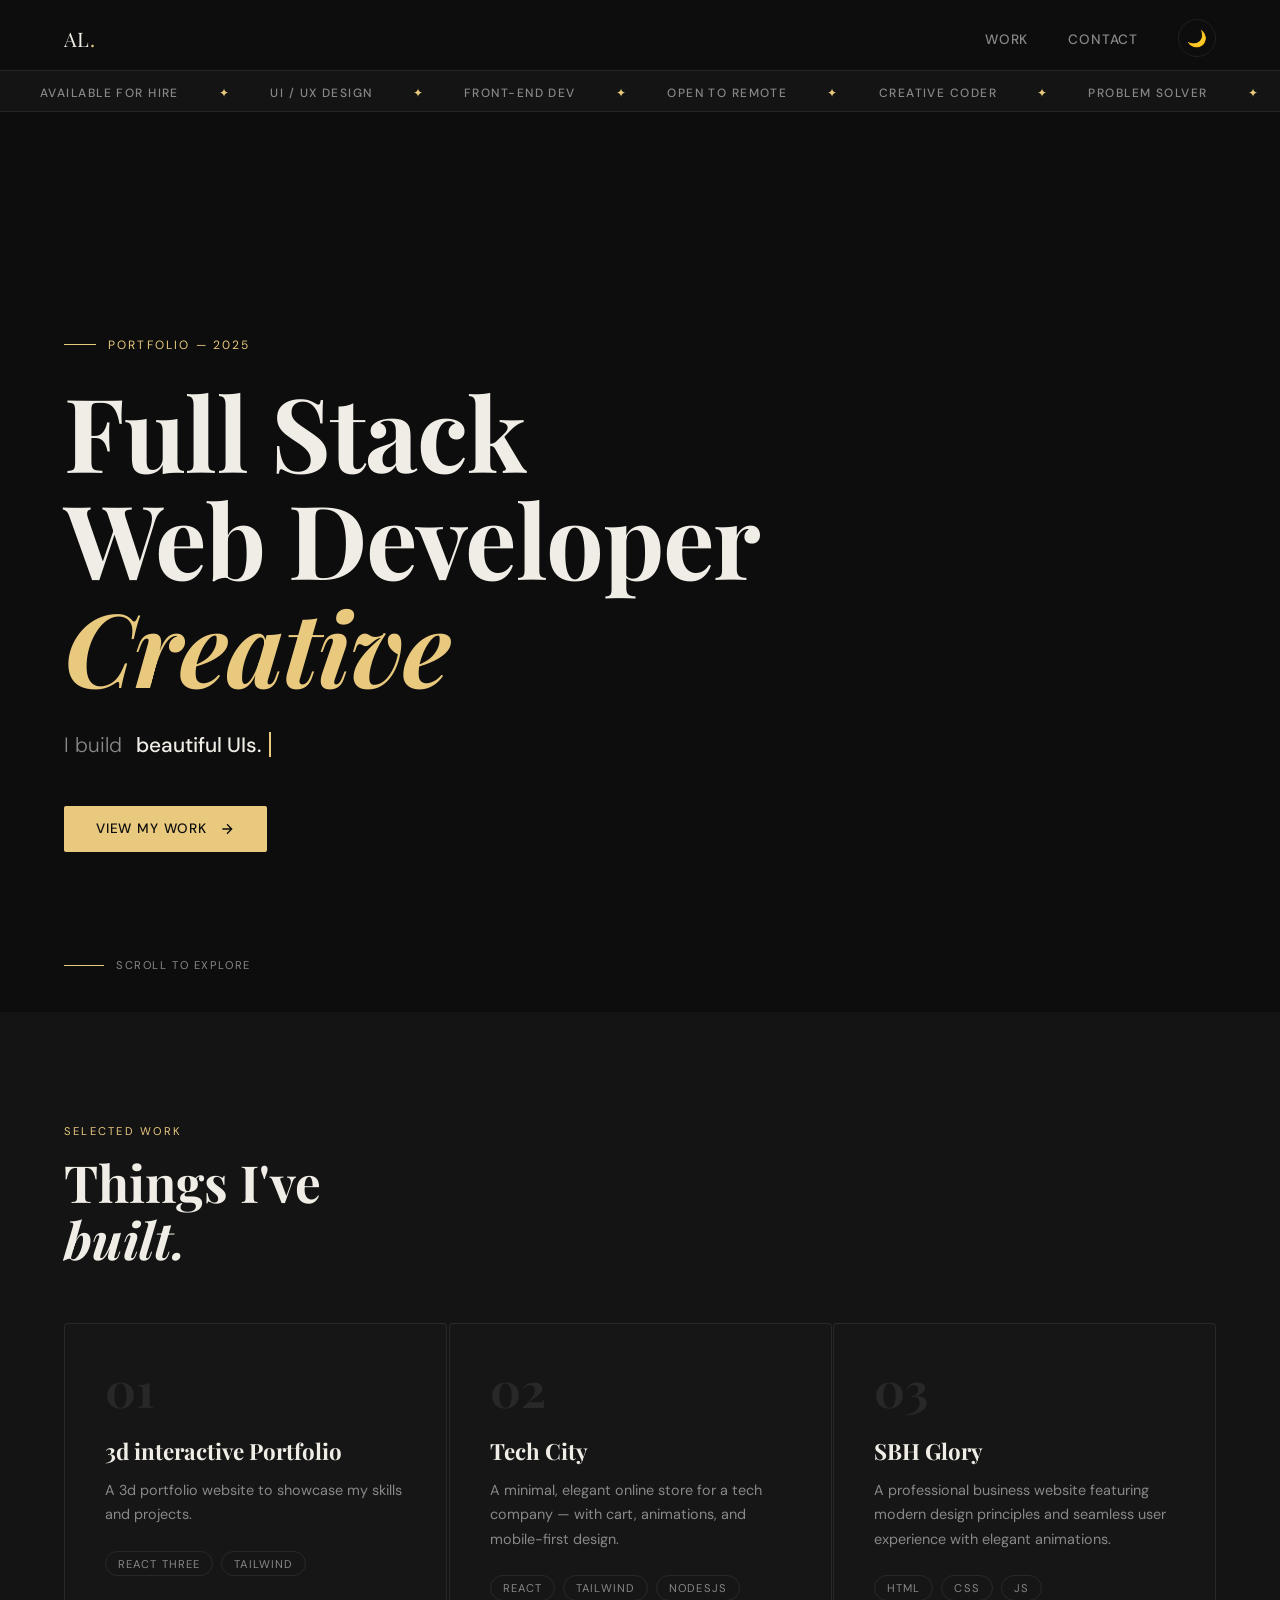
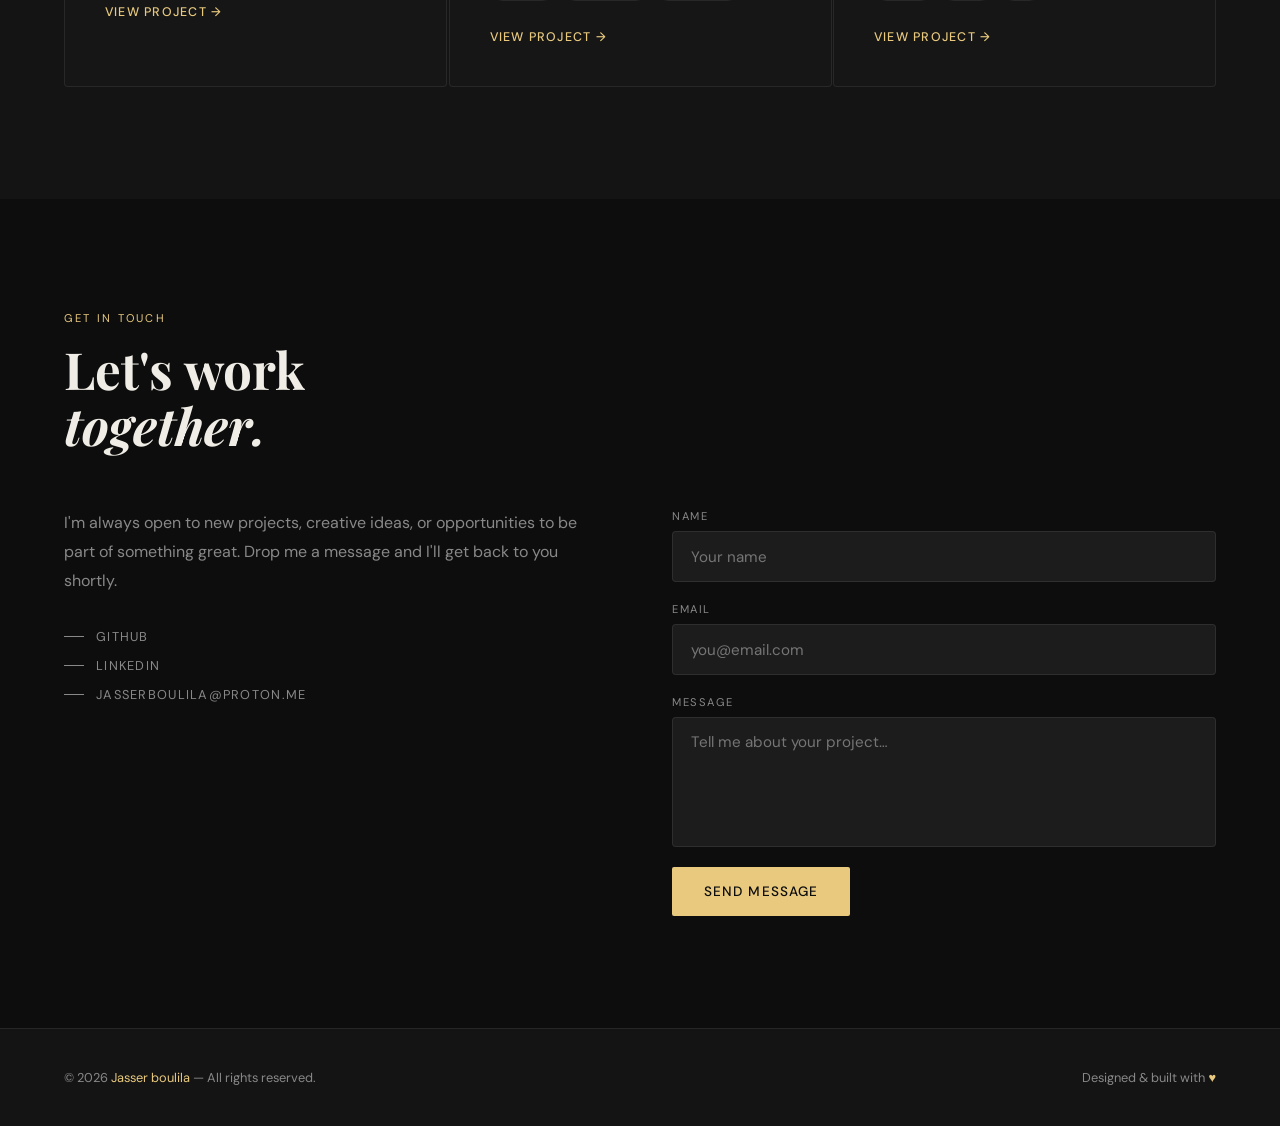
<file: ProjectTwo/index.html>
<!DOCTYPE html>
<html lang="en" data-theme="dark">
<head>
  <meta charset="UTF-8" />
  <meta name="viewport" content="width=device-width, initial-scale=1.0"/>
  <title>Portfolio</title>
  <link href="https://fonts.googleapis.com/css2?family=Playfair+Display:ital,wght@0,400;0,700;1,400&family=DM+Sans:wght@300;400;500&display=swap" rel="stylesheet"/>
  <link rel="stylesheet" href="styles.css" />
</head>
<body>

<!-- NAVBAR -->
<nav id="navbar">
  <a class="nav-logo" href="#hero">AL<span>.</span></a>
  <ul class="nav-links">
    <li><a href="#projects">Work</a></li>
    <li><a href="#contact">Contact</a></li>
    <li>
      <button class="theme-btn" id="themeToggle" aria-label="Toggle theme">🌙</button>
    </li>
  </ul>
</nav>

<!-- INFINITE TICKER -->
<div class="ticker-wrap" style="margin-top:70px;">
  <div class="ticker-track" id="ticker">
    <span>Available for hire</span><span class="dot">✦</span>
    <span>UI / UX Design</span><span class="dot">✦</span>
    <span>Front-End Dev</span><span class="dot">✦</span>
    <span>Open to remote</span><span class="dot">✦</span>
    <span>Creative Coder</span><span class="dot">✦</span>
    <span>Problem Solver</span><span class="dot">✦</span>
    <!-- duplicated for seamless loop -->
    <span>Available for hire</span><span class="dot">✦</span>
    <span>UI / UX Design</span><span class="dot">✦</span>
    <span>Front-End Dev</span><span class="dot">✦</span>
    <span>Open to remote</span><span class="dot">✦</span>
    <span>Creative Coder</span><span class="dot">✦</span>
    <span>Problem Solver</span><span class="dot">✦</span>
  </div>
</div>

<!-- HERO -->
<section id="hero">
  <div class="hero-tag">Portfolio — 2025</div>
  <h1 class="hero-title reveal">
    Full Stack<br>Web Developer <em>Creative</em>
  </h1>
  <div class="typed-wrapper reveal">
    I build&nbsp;<span class="typed-text" id="typedEl"></span><span class="cursor"></span>
  </div>
  <a href="#projects" class="hero-cta reveal">
    View my work
    <svg viewBox="0 0 24 24" fill="none" stroke="currentColor" stroke-width="2">
      <path d="M5 12h14M12 5l7 7-7 7"/>
    </svg>
  </a>
  <div class="hero-scroll-hint">
    <div class="scroll-line"></div>
    Scroll to explore
  </div>
</section>

<!-- PROJECTS -->
<section id="projects">
  <p class="section-label reveal">Selected Work</p>
  <h2 class="section-title reveal">Things I've<br><em style="font-style:italic">built.</em></h2>
  <div class="projects-grid">

    <div class="project-card reveal">
      <div class="project-num">01</div>
      <h3 class="project-title">3d interactive Portfolio</h3>
      <p class="project-desc">A 3d portfolio website to showcase my skills and projects.</p>
      <div class="project-tags">
        <span class="tag">React Three</span><span class="tag">Tailwind</span>
      </div>
      <a href="https://jasserboulila.github.io/" target="_blank" rel="noopener" class="project-link">View project →</a>
    </div>

    <div class="project-card reveal">
      <div class="project-num">02</div>
      <h3 class="project-title">Tech City</h3>
      <p class="project-desc">A minimal, elegant online store for a tech company — with cart, animations, and mobile-first design.</p>
      <div class="project-tags">
        <span class="tag">React</span><span class="tag">Tailwind</span><span class="tag">NodesJs</span>
      </div>
      <a href="https://techcity.tn" target="_blank"  rel="noopener" class="project-link">View project →</a>
    </div>

    <div class="project-card reveal">
      <div class="project-num">03</div>
      <h3 class="project-title">SBH Glory</h3>
      <p class="project-desc">A professional business website featuring modern design principles and seamless user experience with elegant animations.</p>
      <div class="project-tags">
        <span class="tag">Html</span><span class="tag">Css</span><span class="tag">JS</span>
      </div>
      <a href="https://sbh-glory.com/" target="_blank" rel="noopener" class="project-link">View project →</a>
    </div>

  </div>
</section>

<!-- CONTACT -->
<section id="contact">
  <p class="section-label reveal">Get in Touch</p>
  <h2 class="section-title reveal">Let's work<br><em style="font-style:italic">together.</em></h2>
  <div class="contact-grid">
    <div class="contact-info">
      <p class="reveal">I'm always open to new projects, creative ideas, or opportunities to be part of something great. Drop me a message and I'll get back to you shortly.</p>
      <div class="contact-socials reveal">
        <a class="social-link" href="https://github.com/JASSERBOULILA">GitHub</a>
        <a class="social-link" href="https://www.linkedin.com/in/jasser-boulila-422a68297/">LinkedIn</a>
        <a class="social-link" href="#">jasserboulila@proton.me</a>
      </div>
    </div>
    <form class="contact-form reveal" onsubmit="return false;">
      <div class="form-group">
        <label for="name">Name</label>
        <input type="text" id="name" placeholder="Your name" />
      </div>
      <div class="form-group">
        <label for="email">Email</label>
        <input type="email" id="email" placeholder="you@email.com" />
      </div>
      <div class="form-group">
        <label for="msg">Message</label>
        <textarea id="msg" placeholder="Tell me about your project…"></textarea>
      </div>
      <button class="submit-btn" type="submit">Send Message</button>
    </form>
  </div>
</section>

<!-- FOOTER -->
<footer>
  <p>© 2026 <span>Jasser boulila</span> — All rights reserved.</p>
  <p>Designed & built with <span>♥</span></p>
</footer>

<script src="script.js" ></script>

</body>
</html>
</file>
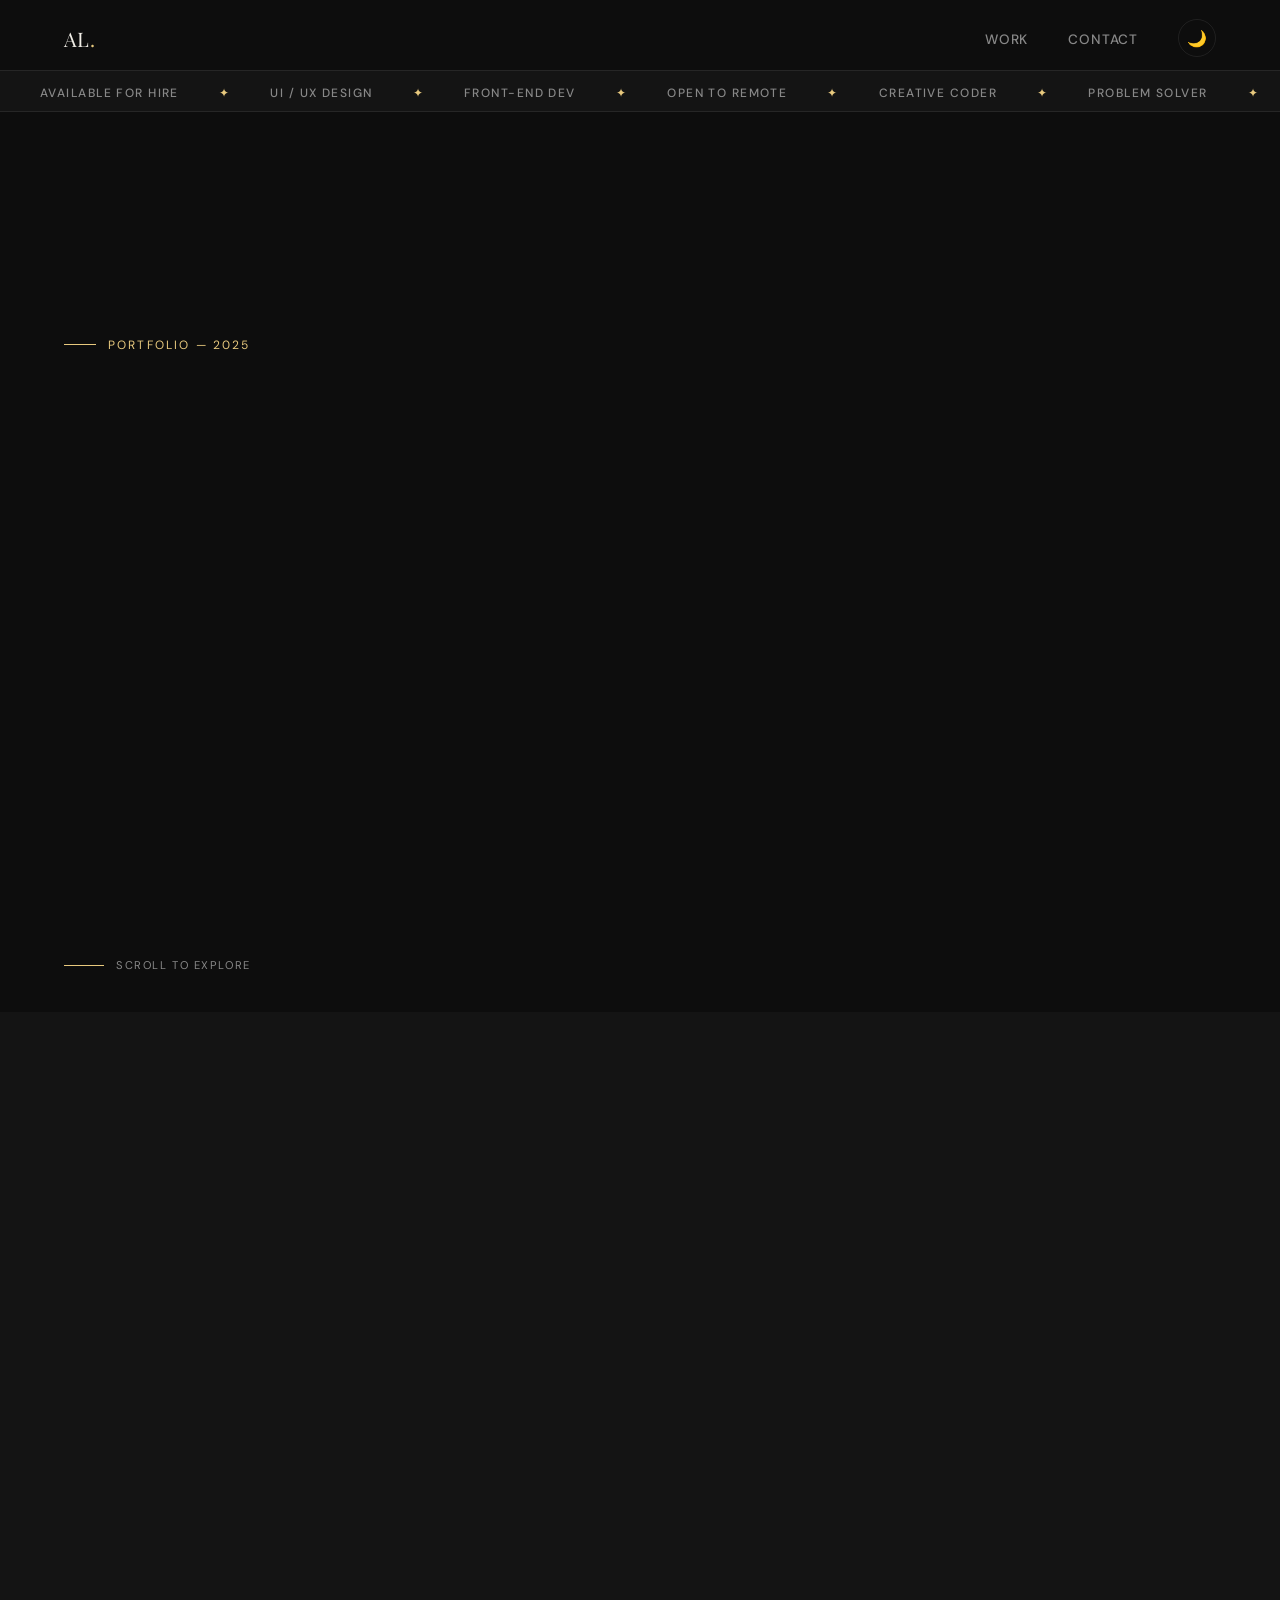
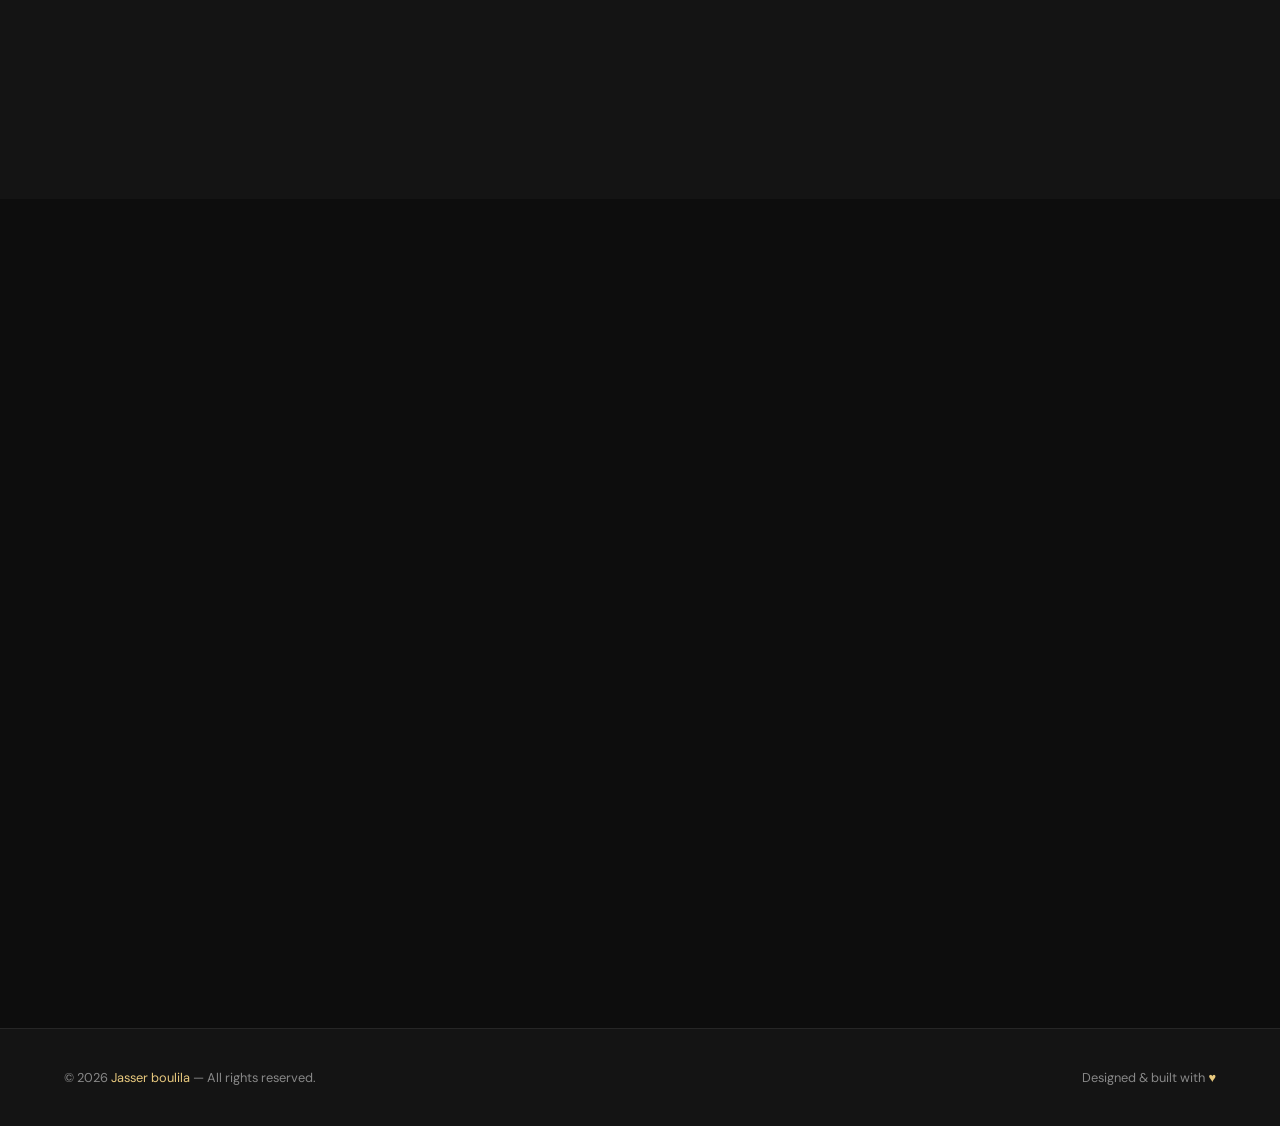
<file: ProjectTwo/portfolio.html>
<!DOCTYPE html>
<html lang="en" data-theme="dark">
<head>
  <meta charset="UTF-8" />
  <meta name="viewport" content="width=device-width, initial-scale=1.0"/>
  <title>Portfolio</title>
  <link href="https://fonts.googleapis.com/css2?family=Playfair+Display:ital,wght@0,400;0,700;1,400&family=DM+Sans:wght@300;400;500&display=swap" rel="stylesheet"/>
  <link rel="stylesheet" href="style.css" />
</head>
<body>

<!-- NAVBAR -->
<nav id="navbar">
  <a class="nav-logo" href="#hero">AL<span>.</span></a>
  <ul class="nav-links">
    <li><a href="#projects">Work</a></li>
    <li><a href="#contact">Contact</a></li>
    <li>
      <button class="theme-btn" id="themeToggle" aria-label="Toggle theme">🌙</button>
    </li>
  </ul>
</nav>

<!-- INFINITE TICKER -->
<div class="ticker-wrap" style="margin-top:70px;">
  <div class="ticker-track" id="ticker">
    <span>Available for hire</span><span class="dot">✦</span>
    <span>UI / UX Design</span><span class="dot">✦</span>
    <span>Front-End Dev</span><span class="dot">✦</span>
    <span>Open to remote</span><span class="dot">✦</span>
    <span>Creative Coder</span><span class="dot">✦</span>
    <span>Problem Solver</span><span class="dot">✦</span>
    <!-- duplicated for seamless loop -->
    <span>Available for hire</span><span class="dot">✦</span>
    <span>UI / UX Design</span><span class="dot">✦</span>
    <span>Front-End Dev</span><span class="dot">✦</span>
    <span>Open to remote</span><span class="dot">✦</span>
    <span>Creative Coder</span><span class="dot">✦</span>
    <span>Problem Solver</span><span class="dot">✦</span>
  </div>
</div>

<!-- HERO -->
<section id="hero">
  <div class="hero-tag">Portfolio — 2025</div>
  <h1 class="hero-title reveal">
    Crafting digital<br>experiences that <em>matter.</em>
  </h1>
  <div class="typed-wrapper reveal">
    I build&nbsp;<span class="typed-text" id="typedEl"></span><span class="cursor"></span>
  </div>
  <a href="#projects" class="hero-cta reveal">
    View my work
    <svg viewBox="0 0 24 24" fill="none" stroke="currentColor" stroke-width="2">
      <path d="M5 12h14M12 5l7 7-7 7"/>
    </svg>
  </a>
  <div class="hero-scroll-hint">
    <div class="scroll-line"></div>
    Scroll to explore
  </div>
</section>

<!-- PROJECTS -->
<section id="projects">
  <p class="section-label reveal">Selected Work</p>
  <h2 class="section-title reveal">Things I've<br><em style="font-style:italic">built.</em></h2>
  <div class="projects-grid">

    <div class="project-card reveal">
      <div class="project-num">01</div>
      <h3 class="project-title">3d interactive Portfolio</h3>
      <p class="project-desc">A 3d portfolio website to showcase my skills and projects.</p>
      <div class="project-tags">
        <span class="tag">React Three</span><span class="tag">Tailwind</span>
      </div>
      <a href="https://jasserboulila.github.io/" target="_blank" rel="noopener" class="project-link">View project →</a>
    </div>

    <div class="project-card reveal">
      <div class="project-num">02</div>
      <h3 class="project-title">Tech City</h3>
      <p class="project-desc">A minimal, elegant online store for a tech company — with cart, animations, and mobile-first design.</p>
      <div class="project-tags">
        <span class="tag">React</span><span class="tag">Tailwind</span><span class="tag">NodesJs</span>
      </div>
      <a href="https://techcity.tn" target="_blank"  rel="noopener" class="project-link">View project →</a>
    </div>

    <div class="project-card reveal">
      <div class="project-num">03</div>
      <h3 class="project-title">SBH Glory</h3>
      <p class="project-desc">A professional business website featuring modern design principles and seamless user experience with elegant animations.</p>
      <div class="project-tags">
        <span class="tag">Html</span><span class="tag">Css</span><span class="tag">JS</span>
      </div>
      <a href="https://sbh-glory.com/" target="_blank" rel="noopener" class="project-link">View project →</a>
    </div>

  </div>
</section>

<!-- CONTACT -->
<section id="contact">
  <p class="section-label reveal">Get in Touch</p>
  <h2 class="section-title reveal">Let's work<br><em style="font-style:italic">together.</em></h2>
  <div class="contact-grid">
    <div class="contact-info">
      <p class="reveal">I'm always open to new projects, creative ideas, or opportunities to be part of something great. Drop me a message and I'll get back to you shortly.</p>
      <div class="contact-socials reveal">
        <a class="social-link" href="https://github.com/JASSERBOULILA">GitHub</a>
        <a class="social-link" href="https://www.linkedin.com/in/jasser-boulila-422a68297/">LinkedIn</a>
        <a class="social-link" href="#">jasserboulila@proton.me</a>
      </div>
    </div>
    <form class="contact-form reveal" onsubmit="return false;">
      <div class="form-group">
        <label for="name">Name</label>
        <input type="text" id="name" placeholder="Your name" />
      </div>
      <div class="form-group">
        <label for="email">Email</label>
        <input type="email" id="email" placeholder="you@email.com" />
      </div>
      <div class="form-group">
        <label for="msg">Message</label>
        <textarea id="msg" placeholder="Tell me about your project…"></textarea>
      </div>
      <button class="submit-btn" type="submit">Send Message</button>
    </form>
  </div>
</section>

<!-- FOOTER -->
<footer>
  <p>© 2026 <span>Jasser boulila</span> — All rights reserved.</p>
  <p>Designed & built with <span>♥</span></p>
</footer>

<script src="index.js" />

</body>
</html>
</file>
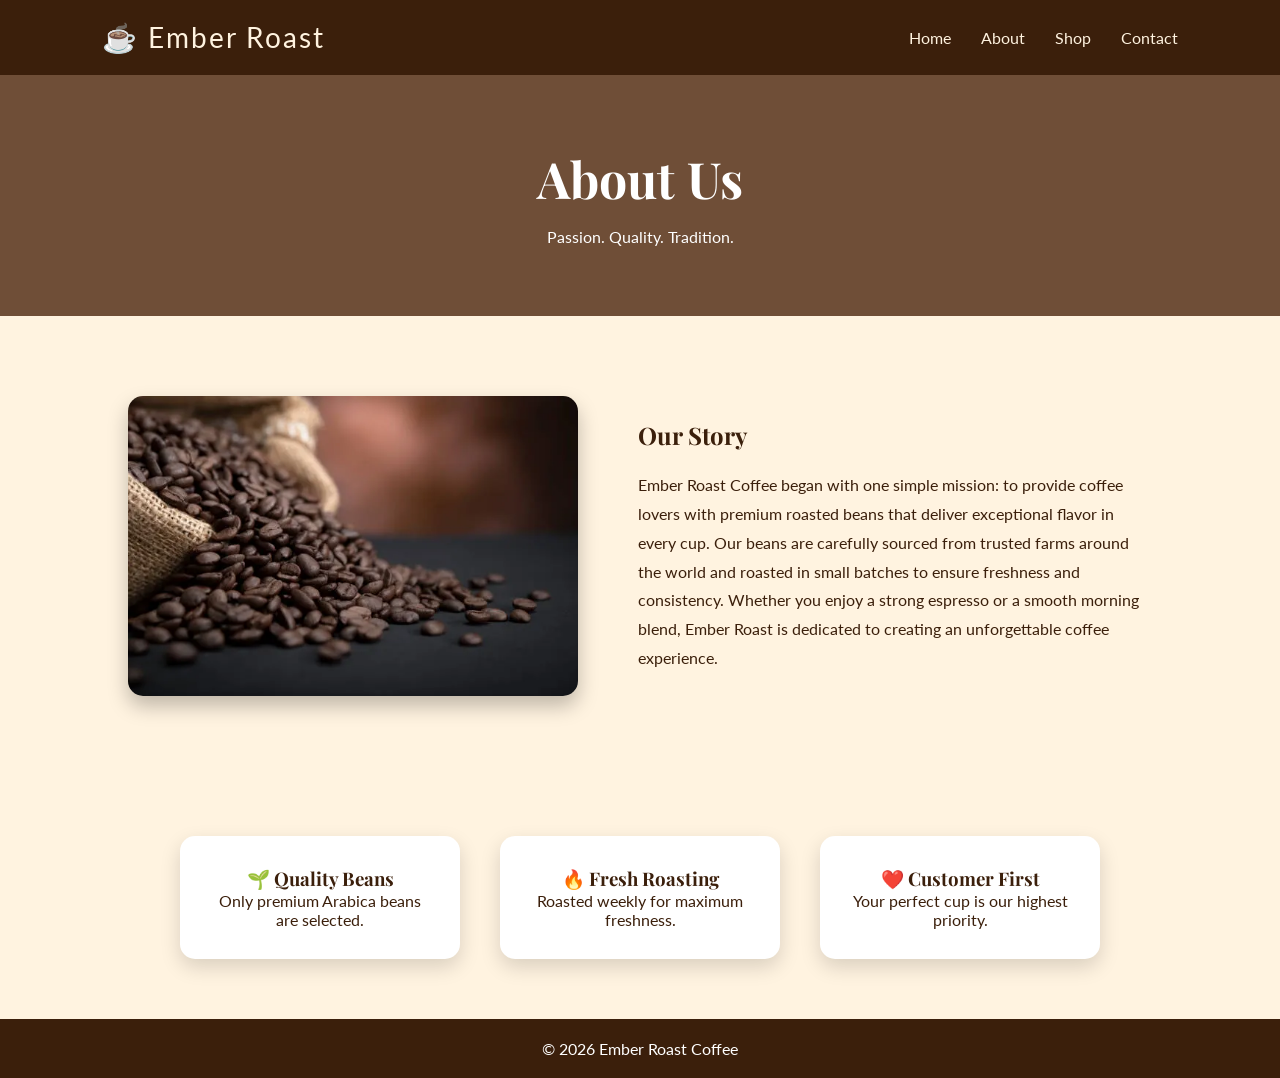
<file: CoffeShopProject/pages/about.html>
<!doctype html>
<html lang="en">
  <head>
    <meta charset="UTF-8" />

    <meta name="viewport" content="width=device-width, initial-scale=1.0" />

    <meta name="description" content="About Ember Roast Coffee" />

    <title>About | Ember Roast</title>

    <link rel="stylesheet" href="../css/style.css" />

    <link
      href="https://fonts.googleapis.com/css2?family=Lato:wght@400;700&family=Playfair+Display:wght@700&display=swap"
      rel="stylesheet"
    />
  </head>

  <body>
    <header>
      <nav class="navbar">
        <div class="logo">☕ Ember Roast</div>

        <ul class="nav-links">
          <li><a href="../index.html">Home</a></li>
          <li><a href="./about.html">About</a></li>
          <li><a href="./shop.html">Shop</a></li>
          <li><a href="./contact.html">Contact</a></li>
        </ul>
      </nav>
    </header>

    <main>
      <section class="page-banner">
        <h1>About Us</h1>

        <p>Passion. Quality. Tradition.</p>
      </section>

      <section class="content-section">
        <img src="../images/coffebeans.png" alt="Coffee Beans" />

        <div>
          <h2>Our Story</h2>

          <p>
            Ember Roast Coffee began with one simple mission: to provide coffee
            lovers with premium roasted beans that deliver exceptional flavor in
            every cup. Our beans are carefully sourced from trusted farms around
            the world and roasted in small batches to ensure freshness and
            consistency. Whether you enjoy a strong espresso or a smooth morning
            blend, Ember Roast is dedicated to creating an unforgettable coffee
            experience.
          </p>
        </div>
      </section>

      <section class="values">
        <div>
          <h3>🌱 Quality Beans</h3>

          <p>Only premium Arabica beans are selected.</p>
        </div>

        <div>
          <h3>🔥 Fresh Roasting</h3>

          <p>Roasted weekly for maximum freshness.</p>
        </div>

        <div>
          <h3>❤️ Customer First</h3>

          <p>Your perfect cup is our highest priority.</p>
        </div>
      </section>
    </main>

    <footer>
      <p>© 2026 Ember Roast Coffee</p>
    </footer>
  </body>
</html>
</file>
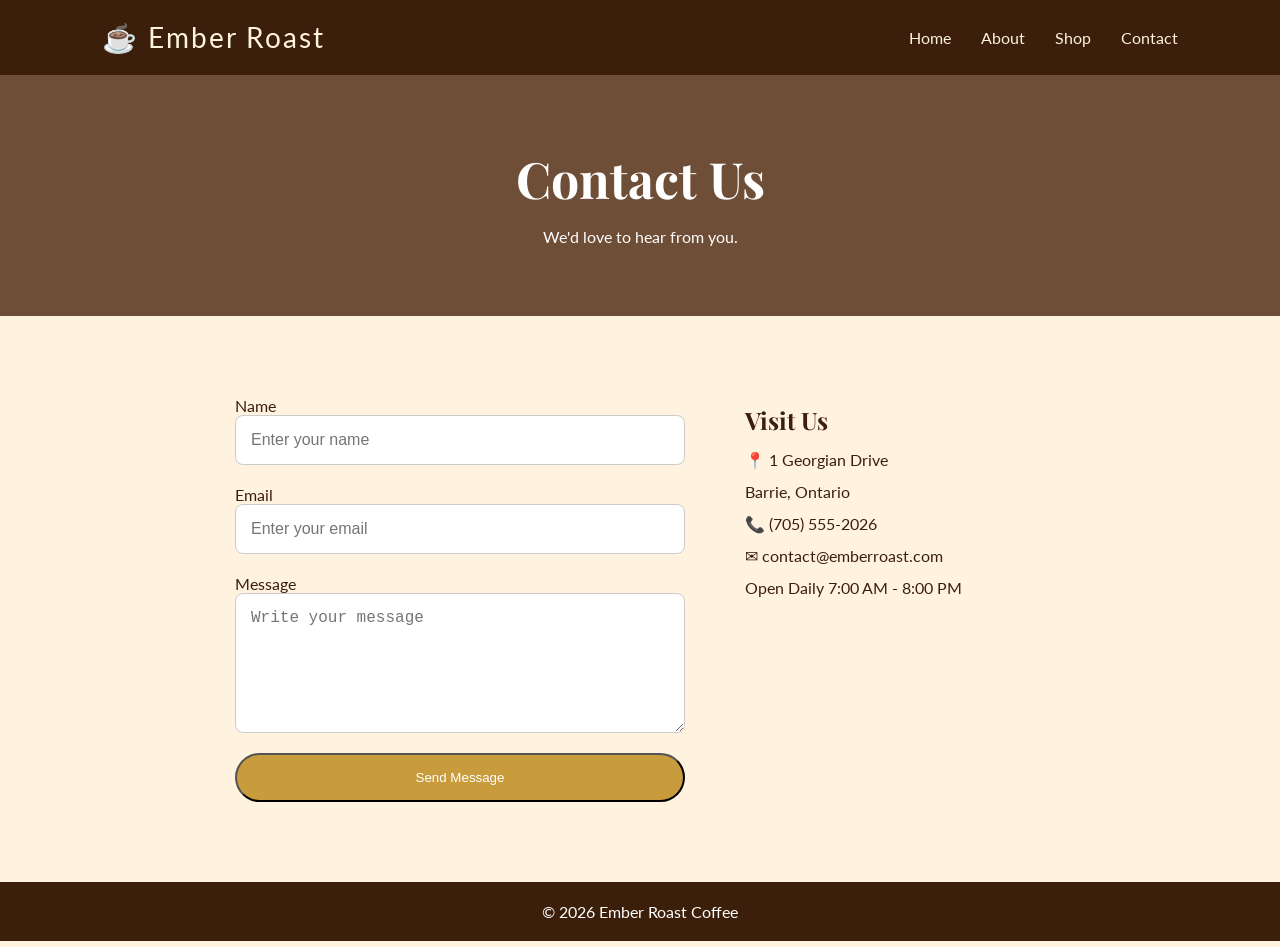
<file: CoffeShopProject/pages/contact.html>
<!doctype html>
<html lang="en">
  <head>
    <meta charset="UTF-8" />

    <meta name="viewport" content="width=device-width, initial-scale=1.0" />

    <title>Contact | Ember Roast</title>

    <link rel="stylesheet" href="../css/style.css" />

    <link
      href="https://fonts.googleapis.com/css2?family=Lato:wght@400;700&family=Playfair+Display:wght@700&display=swap"
      rel="stylesheet"
    />
  </head>

  <body>
    <header>
      <nav class="navbar">
        <div class="logo">☕ Ember Roast</div>

        <ul class="nav-links">
          <li><a href="../index.html">Home</a></li>

          <li><a href="./about.html">About</a></li>

          <li><a href="./shop.html">Shop</a></li>

          <li><a href="./contact.html">Contact</a></li>
        </ul>
      </nav>
    </header>

    <section class="page-banner">
      <h1>Contact Us</h1>

      <p>We'd love to hear from you.</p>
    </section>

    <section class="contact-section">
      <form>
        <label>Name</label>

        <input type="text" placeholder="Enter your name" />

        <label>Email</label>

        <input type="email" placeholder="Enter your email" />

        <label>Message</label>

        <textarea rows="6" placeholder="Write your message"></textarea>

        <button class="btn">Send Message</button>
      </form>

      <div class="contact-info">
        <h2>Visit Us</h2>

        <p>
          📍 1 Georgian Drive<br />

          Barrie, Ontario
        </p>

        <p>📞 (705) 555-2026</p>

        <p>✉ contact@emberroast.com</p>

        <p>Open Daily 7:00 AM - 8:00 PM</p>
      </div>
    </section>

    <footer>
      <p>© 2026 Ember Roast Coffee</p>
    </footer>
  </body>
</html>
</file>
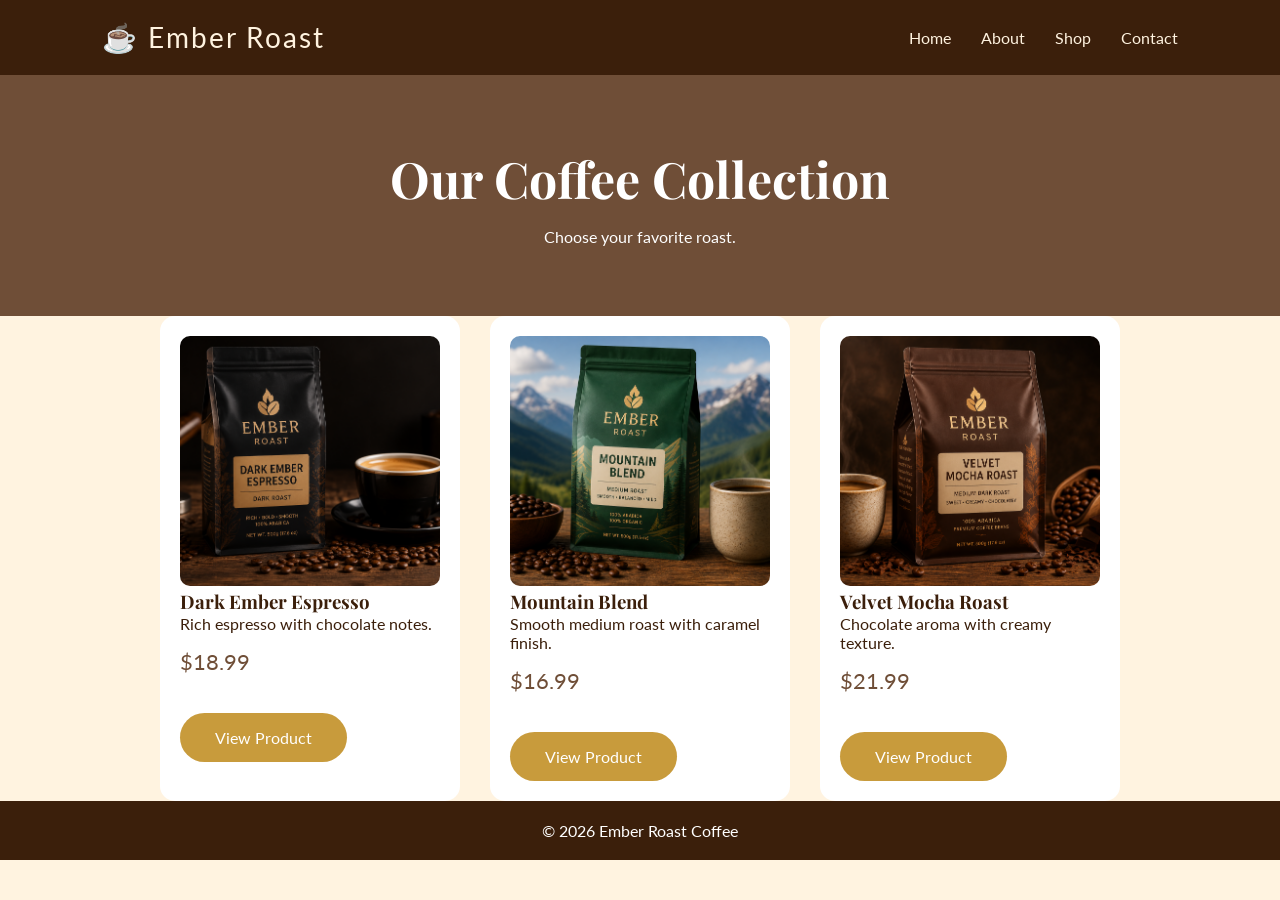
<file: CoffeShopProject/pages/shop.html>
<!doctype html>
<html lang="en">
  <head>
    <meta charset="UTF-8" />

    <meta name="viewport" content="width=device-width, initial-scale=1.0" />

    <title>Shop | Ember Roast</title>

    <link rel="stylesheet" href="../css/style.css" />

    <link
      href="https://fonts.googleapis.com/css2?family=Lato:wght@400;700&family=Playfair+Display:wght@700&display=swap"
      rel="stylesheet"
    />
  </head>

  <body>
    <header>
      <nav class="navbar">
        <div class="logo">☕ Ember Roast</div>

        <ul class="nav-links">
          <li><a href="../index.html">Home</a></li>
          <li><a href="./about.html">About</a></li>
          <li><a href="./shop.html">Shop</a></li>
          <li><a href="./contact.html">Contact</a></li>
        </ul>
      </nav>
    </header>

    <section class="page-banner">
      <h1>Our Coffee Collection</h1>

      <p>Choose your favorite roast.</p>
    </section>

    <section class="product-container">
      <article class="product-card">
        <img src="../images/dark_ember.png" alt="Espresso" />

        <h3>Dark Ember Espresso</h3>

        <p>Rich espresso with chocolate notes.</p>

        <span>$18.99</span>

        <br /><br />

        <a href="../products/espresso.html" class="btn">View Product</a>
      </article>

      <article class="product-card">
        <img src="../images/mountain_coffe.png" alt="Mountain Blend" />

        <h3>Mountain Blend</h3>

        <p>Smooth medium roast with caramel finish.</p>

        <span>$16.99</span>

        <br /><br />

        <a href="../products/mountain.html" class="btn">View Product</a>
      </article>


      <article class="product-card">
        <img src="../images/mocha_coffe.png" alt="Mocha" />

        <h3>Velvet Mocha Roast</h3>

        <p>Chocolate aroma with creamy texture.</p>

        <span>$21.99</span>

        <br /><br />

        <a href="../products/mocha.html" class="btn">View Product</a>
      </article>
    </section>

    <footer>
      <p>© 2026 Ember Roast Coffee</p>
    </footer>
  </body>
</html>
</file>
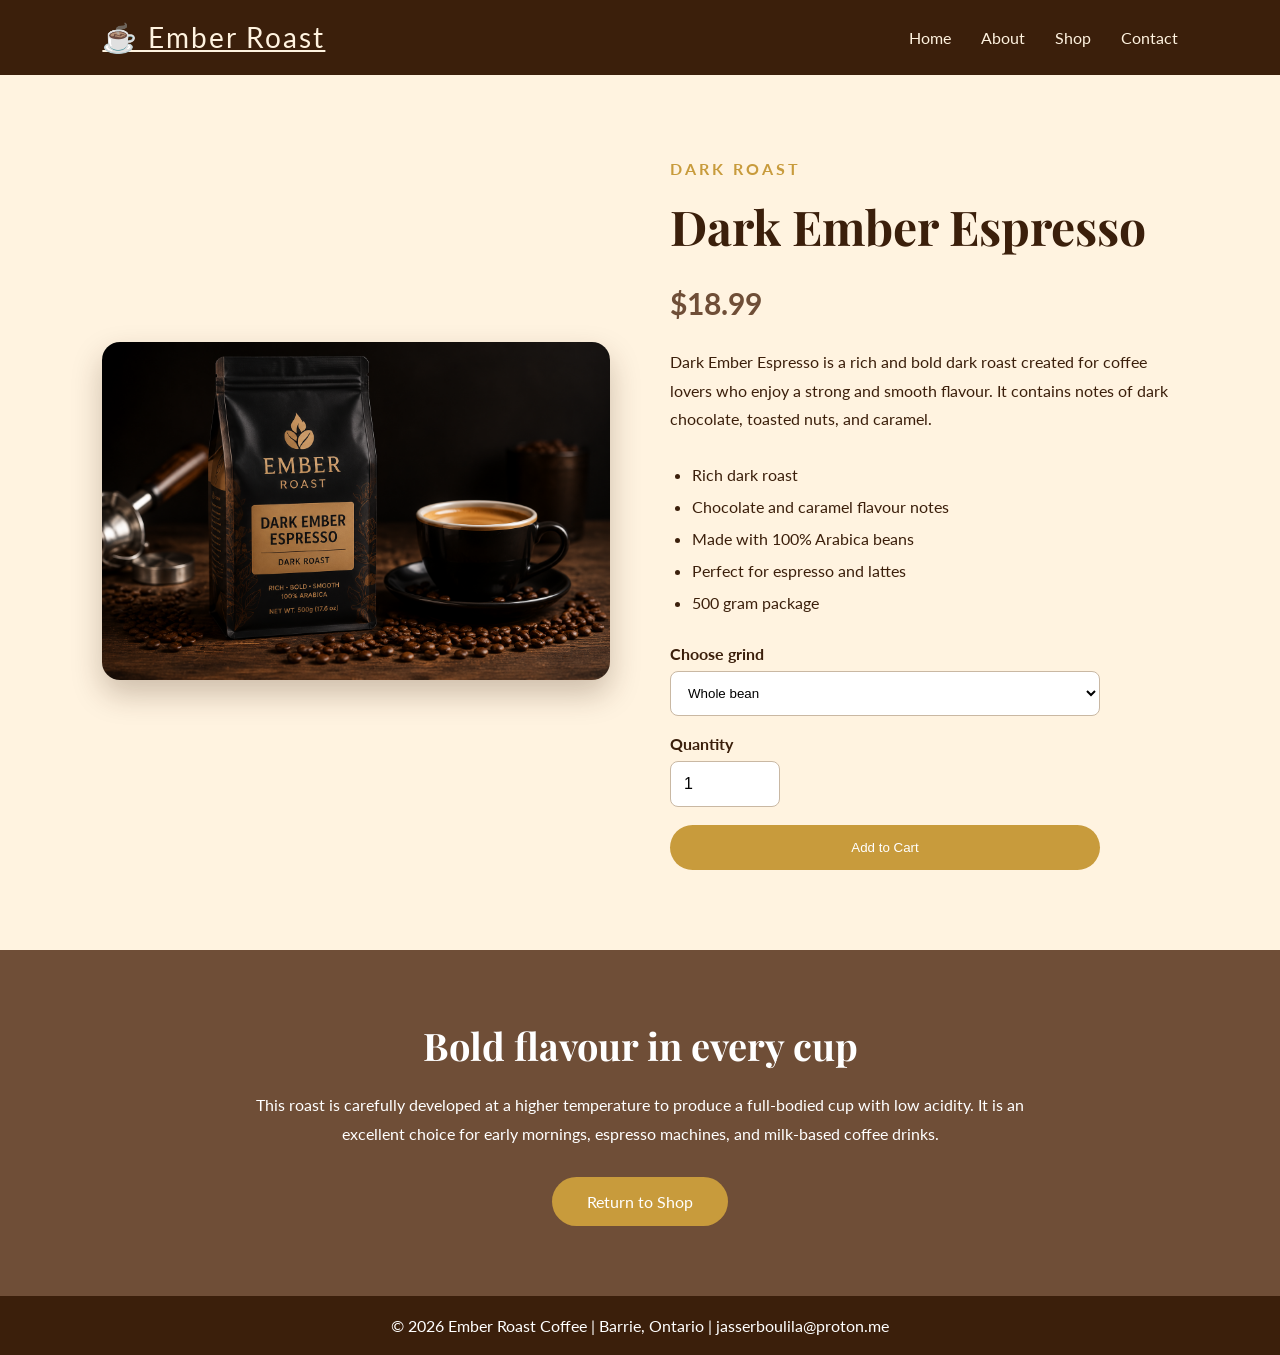
<file: CoffeShopProject/products/espresso.html>
<!DOCTYPE html>
<html lang="en">

<head>
    <meta charset="UTF-8">
    <meta name="viewport" content="width=device-width, initial-scale=1.0">

    <meta
        name="description"
        content="Dark Ember Espresso premium dark roast coffee"
    >

    <title>Dark Ember Espresso | Ember Roast</title>

    <link rel="stylesheet" href="../css/style.css">

    <link
        href="https://fonts.googleapis.com/css2?family=Lato:wght@400;700&family=Playfair+Display:wght@700&display=swap"
        rel="stylesheet"
    >
</head>

<body>

<header>
    <nav class="navbar">

        <a class="logo" href="../index.html">
            ☕ Ember Roast
        </a>

        <ul class="nav-links">
            <li><a href="../index.html">Home</a></li>
            <li><a href="../pages/about.html">About</a></li>
            <li><a href="../pages/shop.html">Shop</a></li>
            <li><a href="../pages/contact.html">Contact</a></li>
        </ul>

    </nav>
</header>

<main>

    <section class="product-detail">

        <div class="product-detail-image">
            <img
                src="../images/dark_ember.png"
                alt="Dark Ember Espresso coffee bag and cup"
            >
        </div>

        <div class="product-detail-content">

            <p class="product-label">Dark Roast</p>

            <h1>Dark Ember Espresso</h1>

            <p class="product-detail-price">$18.99</p>

            <p>
                Dark Ember Espresso is a rich and bold dark roast created
                for coffee lovers who enjoy a strong and smooth flavour.
                It contains notes of dark chocolate, toasted nuts, and
                caramel.
            </p>

            <ul class="product-features">
                <li>Rich dark roast</li>
                <li>Chocolate and caramel flavour notes</li>
                <li>Made with 100% Arabica beans</li>
                <li>Perfect for espresso and lattes</li>
                <li>500 gram package</li>
            </ul>

            <form class="product-order-form" >

                <label for="espresso-grind">Choose grind</label>

                <select id="espresso-grind" name="grind">
                    <option value="whole-bean">Whole bean</option>
                    <option value="fine">Fine grind</option>
                    <option value="medium">Medium grind</option>
                </select>

                <label for="espresso-quantity">Quantity</label>

                <input
                    id="espresso-quantity"
                    name="quantity"
                    type="number"
                    min="1"
                    value="1"
                >

                <button class="btn">
                    Add to Cart
                </button>

            </form>

        </div>

    </section>

    <section class="product-story">

        <h2>Bold flavour in every cup</h2>

        <p>
            This roast is carefully developed at a higher temperature to
            produce a full-bodied cup with low acidity. It is an excellent
            choice for early mornings, espresso machines, and milk-based
            coffee drinks.
        </p>

        <a class="btn" href="../pages/shop.html">
            Return to Shop
        </a>

    </section>

</main>

<footer>
    <p>
        © 2026 Ember Roast Coffee |
        Barrie, Ontario |
        jasserboulila@proton.me
    </p>
</footer>

</body>

</html>
</file>
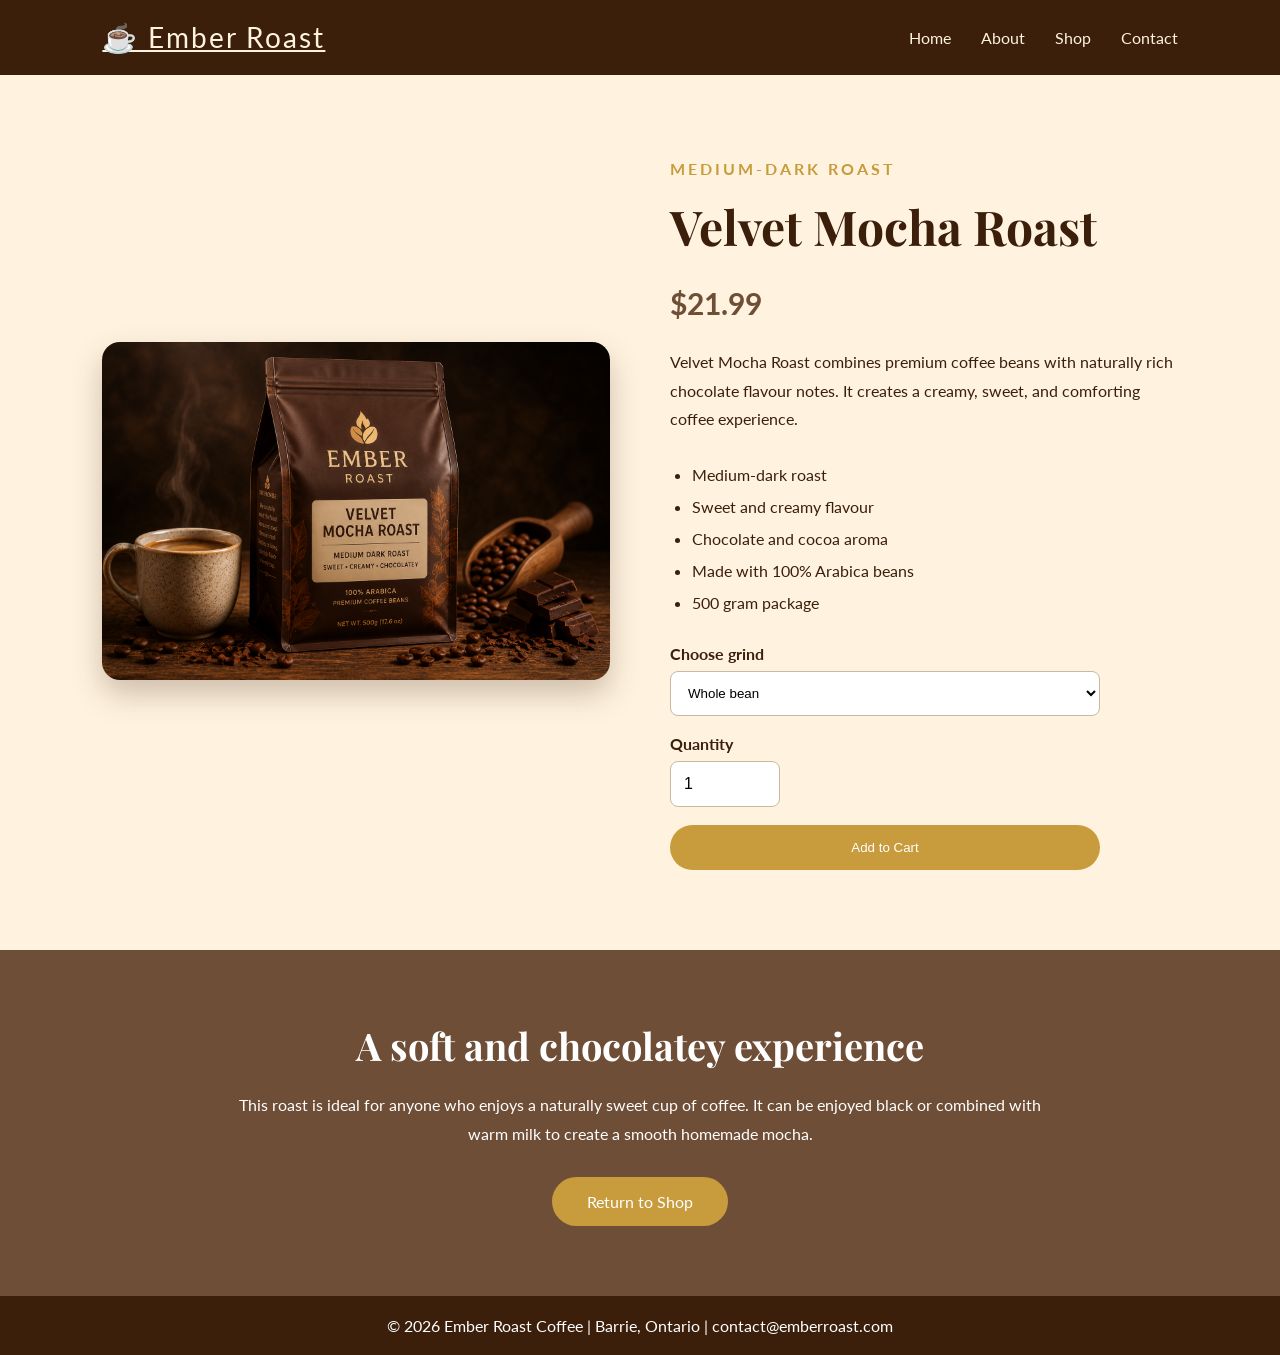
<file: CoffeShopProject/products/mocha.html>
<!DOCTYPE html>
<html lang="en">

<head>
    <meta charset="UTF-8">
    <meta name="viewport" content="width=device-width, initial-scale=1.0">

    <meta
        name="description"
        content="Velvet Mocha Roast sweet chocolate coffee"
    >

    <title>Velvet Mocha Roast | Ember Roast</title>

    <link rel="stylesheet" href="../css/style.css">

    <link
        href="https://fonts.googleapis.com/css2?family=Lato:wght@400;700&family=Playfair+Display:wght@700&display=swap"
        rel="stylesheet"
    >
</head>

<body>

<header>
    <nav class="navbar">

        <a class="logo" href="../index.html">
            ☕ Ember Roast
        </a>

        <ul class="nav-links">
             <li><a href="../index.html">Home</a></li>
            <li><a href="../pages/about.html">About</a></li>
            <li><a href="../pages/shop.html">Shop</a></li>
            <li><a href="../pages/contact.html">Contact</a></li>
        </ul>

    </nav>
</header>

<main>

    <section class="product-detail">

        <div class="product-detail-image">
            <img
                src="../images/mocha_coffe.png"
                alt="Velvet Mocha Roast coffee bag with chocolate"
            >
        </div>

        <div class="product-detail-content">

            <p class="product-label">Medium-Dark Roast</p>

            <h1>Velvet Mocha Roast</h1>

            <p class="product-detail-price">$21.99</p>

            <p>
                Velvet Mocha Roast combines premium coffee beans with
                naturally rich chocolate flavour notes. It creates a
                creamy, sweet, and comforting coffee experience.
            </p>

            <ul class="product-features">
                <li>Medium-dark roast</li>
                <li>Sweet and creamy flavour</li>
                <li>Chocolate and cocoa aroma</li>
                <li>Made with 100% Arabica beans</li>
                <li>500 gram package</li>
            </ul>

            <form class="product-order-form" >

                <label for="mocha-grind">Choose grind</label>

                <select id="mocha-grind" name="grind">
                    <option value="whole-bean">Whole bean</option>
                    <option value="fine">Fine grind</option>
                    <option value="medium">Medium grind</option>
                </select>

                <label for="mocha-quantity">Quantity</label>

                <input
                    id="mocha-quantity"
                    name="quantity"
                    type="number"
                    min="1"
                    value="1"
                >

                <button class="btn" >
                    Add to Cart
                </button>

            </form>

        </div>

    </section>

    <section class="product-story">

        <h2>A soft and chocolatey experience</h2>

        <p>
            This roast is ideal for anyone who enjoys a naturally sweet
            cup of coffee. It can be enjoyed black or combined with warm
            milk to create a smooth homemade mocha.
        </p>

        <a class="btn" href="../pages/shop.html">
            Return to Shop
        </a>

    </section>

</main>

<footer>
    <p>
        © 2026 Ember Roast Coffee |
        Barrie, Ontario |
        contact@emberroast.com
    </p>
</footer>

</body>

</html>
</file>
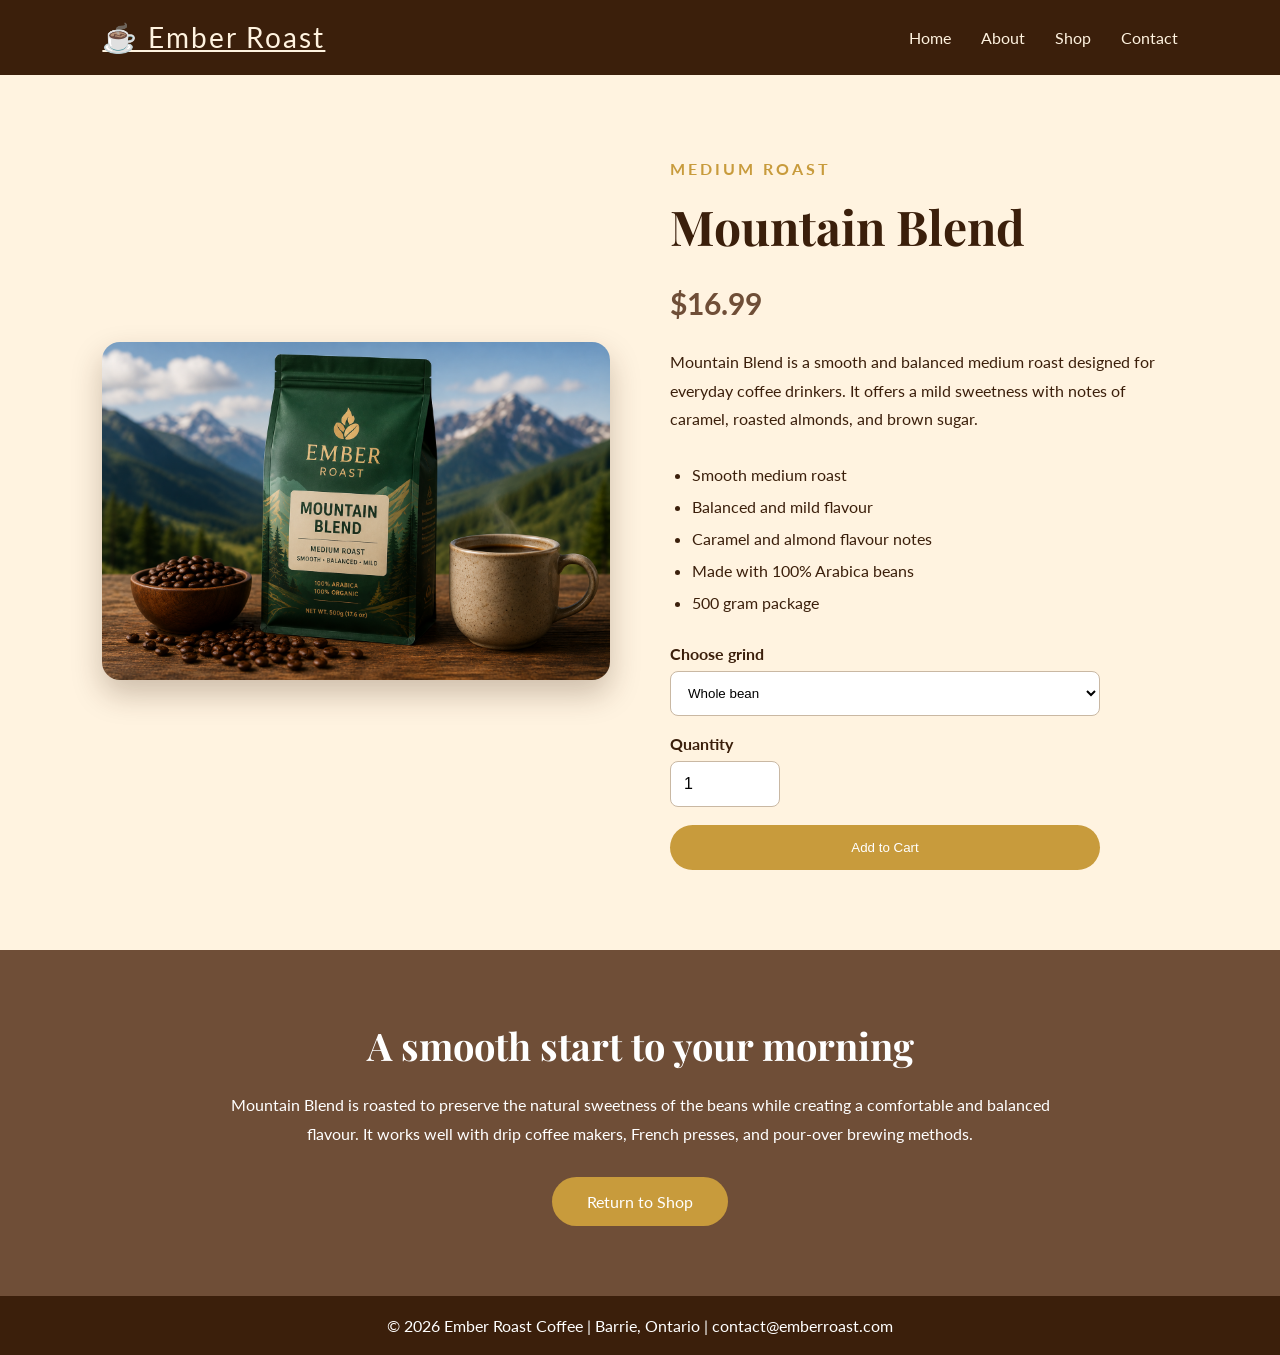
<file: CoffeShopProject/products/mountain.html>
<!DOCTYPE html>
<html lang="en">

<head>
    <meta charset="UTF-8">
    <meta name="viewport" content="width=device-width, initial-scale=1.0">

    <meta
        name="description"
        content="Mountain Blend smooth medium roast coffee"
    >

    <title>Mountain Blend | Ember Roast</title>

    <link rel="stylesheet" href="../css/style.css">

    <link
        href="https://fonts.googleapis.com/css2?family=Lato:wght@400;700&family=Playfair+Display:wght@700&display=swap"
        rel="stylesheet"
    >
</head>

<body>

<header>
    <nav class="navbar">

        <a class="logo" href="../index.html">
            ☕ Ember Roast
        </a>

        <ul class="nav-links">
             <li><a href="../index.html">Home</a></li>
            <li><a href="../pages/about.html">About</a></li>
            <li><a href="../pages/shop.html">Shop</a></li>
            <li><a href="../pages/contact.html">Contact</a></li>
        </ul>

    </nav>
</header>

<main>

    <section class="product-detail">

        <div class="product-detail-image">
            <img
                src="../images/mountain_coffe.png"
                alt="Mountain Blend coffee bag with a mountain background"
            >
        </div>

        <div class="product-detail-content">

            <p class="product-label">Medium Roast</p>

            <h1>Mountain Blend</h1>

            <p class="product-detail-price">$16.99</p>

            <p>
                Mountain Blend is a smooth and balanced medium roast
                designed for everyday coffee drinkers. It offers a mild
                sweetness with notes of caramel, roasted almonds, and
                brown sugar.
            </p>

            <ul class="product-features">
                <li>Smooth medium roast</li>
                <li>Balanced and mild flavour</li>
                <li>Caramel and almond flavour notes</li>
                <li>Made with 100% Arabica beans</li>
                <li>500 gram package</li>
            </ul>

            <form class="product-order-form" >

                <label for="mountain-grind">Choose grind</label>

                <select id="mountain-grind" name="grind">
                    <option value="whole-bean">Whole bean</option>
                    <option value="fine">Fine grind</option>
                    <option value="medium">Medium grind</option>
                </select>

                <label for="mountain-quantity">Quantity</label>

                <input
                    id="mountain-quantity"
                    name="quantity"
                    type="number"
                    min="1"
                    value="1"
                >

                <button class="btn" type="submit">
                    Add to Cart
                </button>

            </form>

        </div>

    </section>

    <section class="product-story">

        <h2>A smooth start to your morning</h2>

        <p>
            Mountain Blend is roasted to preserve the natural sweetness of
            the beans while creating a comfortable and balanced flavour.
            It works well with drip coffee makers, French presses, and
            pour-over brewing methods.
        </p>

        <a class="btn" href="../pages/shop.html">
            Return to Shop
        </a>

    </section>

</main>

<footer>
    <p>
        © 2026 Ember Roast Coffee |
        Barrie, Ontario |
        contact@emberroast.com
    </p>
</footer>

</body>

</html>
</file>
<file: Assignment/style.css>
@import url('https://fonts.googleapis.com/css2?family=Lato:ital,wght@0,300;0,400;0,700;1,300;1,400&family=Roboto+Slab:wght@400;700&display=swap');
 
:root {
  --dark: #1a4a4a;
  --teal: #2a7a6a;
  --light-teal: #d8e8e2;
  --mid-teal: #c5ddd5;
  --text: #1a3a3a;
  --muted: #6a8a82;
  --white: #ffffff;
  --sidebar-bg: #dde9e4;
}
 
* {
  box-sizing: border-box;
}
 
body {
  margin: 0;
  font-family: 'Lato', sans-serif;
  color: var(--text);
  line-height: 1.8;
  background: var(--light-teal);
}
 
.page-wrapper {
  background: var(--white);
  position: relative;
  max-width: 1200px;
  margin: 0 auto;
  overflow: hidden;
}
 
/* ── HEADER ── */
#zen-intro {
  background: white;
}
 
header {
  min-height: 160px;
  padding: 0 10%;
  color: white;
  position: relative;
  background: linear-gradient(rgba(15, 60, 58, 0.82), rgba(15, 60, 58, 0.82)),
    url("https://images.unsplash.com/photo-1500530855697-b586d89ba3ee?q=80&w=1600&auto=format&fit=crop");
  background-size: cover;
  background-position: center;
  display: flex;
  align-items: center;
}
 
/* Enso circle */
header::before {
  content: "";
  width: 100px;
  height: 100px;
  border: 14px solid rgba(255, 255, 255, 0.75);
  border-radius: 50%;
  border-top-color: transparent;
  border-left-color: rgba(255,255,255,0.35);
  position: absolute;
  left: calc(10% - 10px);
  top: 50%;
  transform: translateY(-50%) rotate(-30deg);
  flex-shrink: 0;
}
 
/* VIEW ALL DESIGNS button - top right */
header::after {
  content: "VIEW ALL DESIGNS  ›";
  position: absolute;
  right: 5%;
  top: 50%;
  transform: translateY(-50%);
  border: 1px solid rgba(255,255,255,0.6);
  padding: 12px 22px;
  font-size: 0.75rem;
  letter-spacing: 2px;
  font-family: 'Lato', sans-serif;
  color: rgba(255,255,255,0.85);
  text-transform: uppercase;
}
 
h1 {
  font-size: 2.8rem;
  font-weight: 300;
  margin: 0 0 4px 140px;
  letter-spacing: 6px;
  text-transform: uppercase;
  color: white;
  line-height: 1;
}
 
h2 {
  font-size: 1.1rem;
  font-style: italic;
  font-weight: 300;
  margin: 0 0 0 145px;
  color: rgba(255, 255, 255, 0.8);
  letter-spacing: 1px;
}
 
/* Stack h1 and h2 vertically within header flex */
header > * {
  display: block;
}
 
/* Header content wrapper hack — use the role=banner element */
header [role="banner"],
header h1,
header h2 {
  /* handled via header flex */
}
 
/* Make header a column inside for the text block */
header {
  flex-direction: column;
  align-items: flex-start;
  justify-content: center;
  padding-top: 40px;
  padding-bottom: 40px;
}
 
h1, h2 {
  display: block;
}
 
/* ── TWO-COLUMN LAYOUT ── */
.summary,
.preamble,
.main {
  width: 66%;
  padding-left: 10%;
  padding-right: 5%;
  box-sizing: border-box;
  background: white;
  overflow: visible;
}
 
.summary {
  padding-top: 50px;
  padding-bottom: 20px;
}
 
.preamble,
.explanation,
.participation,
.benefits,
.requirements {
  padding-top: 30px;
  padding-bottom: 30px;
}
 
/* ── TYPOGRAPHY ── */
p {
  font-size: 0.97rem;
  line-height: 1.85;
  margin-bottom: 18px;
  color: #2a4040;
}
 
h3 {
  font-size: 1.4rem;
  font-weight: 400;
  text-transform: uppercase;
  margin-top: 30px;
  margin-bottom: 18px;
  letter-spacing: 2px;
  color: var(--text);
}
 
h3::after {
  display: none;
}
 
a {
  color: var(--teal);
  text-decoration: none;
}
 
a[title] {
  border-bottom: 1px dotted var(--teal);
}
 
a:hover {
  opacity: 0.75;
}
 
/* ── SIDEBAR ── */
.sidebar {
  position: absolute;
  top: 160px; /* height of header */
  right: 0;
  width: 34%;
  background: var(--sidebar-bg);
  box-sizing: border-box;
  padding: 0;
}
 
.sidebar .wrapper {
  padding: 0;
}
 
.sidebar h3 {
  display: none;
}
 
.sidebar ul {
  list-style: none;
  padding: 0;
  margin: 0;
}
 
/* Design selection items */
.design-selection {
  background: var(--sidebar-bg);
  padding: 50px 14% 30px 14%;
}
 
.design-selection li {
  padding: 18px 0;
  border-bottom: 1px solid rgba(0,0,0,0.1);
  line-height: 1.3;
}
 
.design-selection li:last-child {
  border-bottom: none;
}
 
.design-selection .design-name {
  display: block;
  color: #1e3a38;
  font-size: 1.05rem;
  font-weight: 400;
  letter-spacing: 1.5px;
  text-transform: uppercase;
  text-decoration: none;
  border: none;
  font-family: 'Lato', sans-serif;
}
 
.design-selection .designer-name {
  color: #7a9a92;
  font-size: 0.82rem;
  font-style: italic;
  text-transform: none;
  letter-spacing: 0;
  font-weight: 400;
  display: inline;
}
 
.design-selection li::before {
  content: "by ";
  color: #7a9a92;
  font-size: 0.82rem;
  font-style: italic;
}
 
/* Archives */
.design-archives {
  background: var(--sidebar-bg);
  padding: 10px 14% 60px 14%;
}
 
.design-archives li {
  padding: 14px 0;
  border-bottom: 1px solid rgba(0,0,0,0.1);
}
 
.design-archives a {
  color: #1e3a38;
  font-size: 0.95rem;
  letter-spacing: 1.5px;
  text-transform: uppercase;
  text-decoration: none;
  border: none;
  display: flex;
  align-items: center;
  gap: 8px;
}
 
.design-archives .indicator {
  font-size: 1.2rem;
  line-height: 1;
}
 
/* Resources - with texture background */
.zen-resources {
  background:
    linear-gradient(rgba(190, 220, 205, 0.88), rgba(190, 220, 205, 0.88)),
    url("https://images.unsplash.com/photo-1448375240586-882707db888b?q=80&w=1600&auto=format&fit=crop");
  background-size: cover;
  background-position: center;
  padding: 50px 14%;
  min-height: 380px;
}
 
.zen-resources ul {
  list-style: none;
  padding: 0;
  margin: 0;
}
 
.zen-resources li {
  padding: 16px 0;
  border-bottom: 1px solid rgba(0,0,0,0.1);
}
 
.zen-resources a {
  color: #1e3a38;
  font-size: 0.95rem;
  letter-spacing: 1.5px;
  text-transform: uppercase;
  text-decoration: none;
  border: none;
}
 
.zen-resources a:hover {
  opacity: 0.7;
}
 
/* ── PARTICIPATION + BENEFITS: textured teal mid section ── */
.participation,
.benefits {
  background:
    linear-gradient(rgba(190, 220, 205, 0.82), rgba(190, 220, 205, 0.82)),
    url("https://images.unsplash.com/photo-1448375240586-882707db888b?q=80&w=1600&auto=format&fit=crop");
  background-size: cover;
  background-position: center;
  padding-left: 10%;
  padding-right: 5%;
}
 
.participation {
  padding-top: 55px;
  padding-bottom: 20px;
}
 
.benefits {
  padding-top: 15px;
  padding-bottom: 55px;
}
 
/* ── REQUIREMENTS ── */
.requirements {
  background: white;
  padding-bottom: 70px;
  overflow: visible;
  position: relative;
}
 
/* 
  The footer and attribution live inside .main (66% wide, left-padded 10%).
  To escape to full .page-wrapper width we use:
    - margin-left: -10%  (undo the 10% left padding of .main)
    - width: calc(100% / 0.66)  ≈ 151.515...% — full page-wrapper width
*/
 
/* ── ATTRIBUTION (contentinfo paragraph above footer bar) ── */
p[role="contentinfo"] {
  background:
    linear-gradient(rgba(60, 100, 90, 0.75), rgba(60, 100, 90, 0.75)),
    url("https://images.unsplash.com/photo-1500530855697-b586d89ba3ee?q=80&w=1600&auto=format&fit=crop");
  background-size: cover;
  background-position: center;
  color: rgba(255, 255, 255, 0.75);
  font-style: italic;
  font-size: 1rem;
  text-align: left;
  padding: 55px 12%;
  margin: 0;
  margin-left: -10%;
  line-height: 1.8;
  width: 200%;
  box-sizing: border-box;
}
 
p[role="contentinfo"] a {
  color: rgba(255, 255, 255, 0.9);
  font-style: normal;
  font-weight: 400;
  border: none !important;
  text-decoration: none;
}
 
p[role="contentinfo"] a:hover {
  opacity: 0.75;
}
 
/* ── FOOTER BAR ── */
footer {
  background: var(--dark);
  padding: 36px 40px;
  text-align: center;
  margin-left: -10%;
  width: 200%;
  box-sizing: border-box;
}
 
footer a {
  color: rgba(255, 255, 255, 0.6);
  border: 2px solid rgba(255, 255, 255, 0.38);
  border-radius: 50%;
  width: 68px;
  height: 68px;
  margin: 8px 14px;
  display: inline-flex;
  align-items: center;
  justify-content: center;
  text-decoration: none;
  font-size: 0.72rem;
  letter-spacing: 0.5px;
  font-weight: 700;
  text-transform: uppercase;
  transition: border-color 0.2s, color 0.2s;
}
 
footer a:hover {
  border-color: rgba(255, 255, 255, 0.8);
  color: rgba(255, 255, 255, 0.95);
}
 
/* ── RESPONSIVE ── */
@media (max-width: 900px) {
  .summary,
  .preamble,
  .main,
  .sidebar {
    width: 100%;
    position: static;
    padding: 30px;
  }
 
  .participation,
  .benefits {
    margin: 0;
    padding: 30px;
  }
 
  footer,
  p[role="contentinfo"] {
    width: 100%;
    margin-left: 0;
  }
 
  h1 { margin-left: 0; font-size: 2rem; }
  h2 { margin-left: 0; }
  header::before { display: none; }
  header::after { display: none; }
}
</file>
<file: CoffeShopProject/css/style.css>
* {
  margin: 0;
  padding: 0;
  box-sizing: border-box;
}

body {
  font-family: "Lato", sans-serif;

  background: #fff3e0;

  color: #3b1f0b;
}

h1,
h2,
h3 {
  font-family: "Playfair Display", serif;
}

.navbar {
  display: flex;

  justify-content: space-between;

  align-items: center;

  padding: 20px 8%;

  background: #3b1f0b;
}

.logo {
  color: #fff3e0;

  font-size: 28px;

  letter-spacing: 2px;
}

.nav-links {
  display: flex;

  list-style: none;

  gap: 30px;
}

.nav-links a {
  text-decoration: none;

  color: #fff3e0;
}

.nav-links a:hover {
  color: #c89b3c;
}

.hero {
  height: 80vh;

  background:
    linear-gradient(rgba(0, 0, 0, 0.5), rgba(0, 0, 0, 0.5)),
    url("../images/hero_coffe.png");

  background-size: cover;

  background-position: center;

  display: flex;

  align-items: center;

  justify-content: center;

  text-align: center;

  color: white;
}

.hero-content {
  max-width: 700px;
}

.hero h1 {
  font-size: 60px;
}

.hero p {
  font-size: 22px;

  margin: 20px;
}

.btn {
  display: inline-block;

  background: #c89b3c;

  color: white;

  padding: 15px 35px;

  text-decoration: none;

  border-radius: 30px;

  transition: 0.3s;
}

.btn:hover {
  transform: scale(1.1);

  background: #6f4e37;
}

.featured {
  padding: 70px 8%;

  text-align: center;
}

.featured h2 {
  font-size: 40px;

  margin-bottom: 40px;
}

.product-container {
  display: flex;

  justify-content: center;

  gap: 30px;

  flex-wrap: wrap;
}

.product-card {
  background: white;

  width: 300px;

  padding: 20px;

  border-radius: 15px;

  transition: 0.3s;
}

.product-card:hover {
  transform: translateY(-10px);

  box-shadow: 0 10px 20px rgba(0, 0, 0, 0.25);
}

.product-card img {
  width: 100%;

  height: 250px;

  object-fit: cover;

  border-radius: 10px;
}

.product-card span {
  display: block;

  margin-top: 15px;

  font-size: 22px;

  color: #6f4e37;
}

/* Customer Reviews */

.reviews{

    padding:80px 8%;

    background:#FFF3E0;

    text-align:center;

}

.reviews h2{

    font-size:42px;

    margin-bottom:50px;

}

.review-container{

    display:flex;

    justify-content:center;

    gap:30px;

    flex-wrap:wrap;

}

.review-card{

    width:320px;

    background:white;

    padding:30px;

    border-radius:15px;

    box-shadow:0 10px 20px rgba(0,0,0,.15);

    transition:.3s;

}

.review-card:hover{

    transform:translateY(-10px);

    box-shadow:0 15px 30px rgba(0,0,0,.25);

}

.stars{

    color:#C89B3C;

    font-size:28px;

    margin-bottom:20px;

    letter-spacing:4px;

}

.review-card p{

    line-height:1.8;

    font-style:italic;

    margin-bottom:25px;

}

.review-card h3{

    color:#6F4E37;

}



.about-preview {
  text-align: center;

  padding: 70px 15%;

  background: #6f4e37;

  color: white;
}

.about-preview h2 {
  font-size: 40px;
}

.about-preview p {
  margin: 20px;

  font-size: 18px;
}

footer {
  background: #3b1f0b;

  color: white;

  text-align: center;

  padding: 20px;
}

@media (max-width: 768px) {
  .navbar {
    flex-direction: column;
  }

  .nav-links {
    margin-top: 20px;
  }

  .hero h1 {
    font-size: 40px;
  }
}

.page-banner {
  background: #6f4e37;

  color: white;

  padding: 70px;

  text-align: center;
}

.page-banner h1 {
  font-size: 50px;

  margin-bottom: 15px;
}

.content-section {
  display: flex;

  align-items: center;

  gap: 60px;

  padding: 80px 10%;

  flex-wrap: wrap;
}

.content-section img {
  width: 450px;

  border-radius: 15px;

  box-shadow: 0 10px 20px rgba(0, 0, 0, 0.25);
}

.content-section div {
  flex: 1;
}

.content-section p {
  margin-top: 20px;

  line-height: 1.8;
}

.values {
  display: flex;

  justify-content: center;

  gap: 40px;

  padding: 60px;

  flex-wrap: wrap;

  text-align: center;
}

.values div {
  background: white;

  padding: 30px;

  width: 280px;

  border-radius: 15px;

  box-shadow: 0 8px 20px rgba(0, 0, 0, 0.15);

  transition: 0.3s;
}

.values div:hover {
  transform: translateY(-10px);
}

.contact-section {
  display: flex;

  justify-content: center;

  gap: 60px;

  padding: 80px 10%;

  flex-wrap: wrap;
}

form {
  display: flex;

  flex-direction: column;

  width: 450px;
}

form input,
form textarea {
  margin-bottom: 20px;

  padding: 15px;

  border: 1px solid #ccc;

  border-radius: 8px;

  font-size: 16px;
}

.contact-info {
  width: 300px;

  line-height: 2;
}

@media (max-width: 768px) {
  .content-section {
    flex-direction: column;

    text-align: center;
  }

  .contact-section {
    flex-direction: column;
  }

  form {
    width: 100%;
  }
}



.product-detail {
    display: flex;
    align-items: center;
    gap: 60px;
    padding: 80px 8%;
}

.product-detail-image,
.product-detail-content {
    flex: 1;
}

.product-detail-image img {
    width: 100%;
    max-height: 620px;
    object-fit: cover;
    border-radius: 18px;
    box-shadow: 0 14px 30px rgba(59, 31, 11, 0.25);
    transition: 0.3s;
}

.product-detail-image img:hover {
    transform: scale(1.02);
    filter: brightness(1.05);
}

.product-detail-content h1 {
    margin: 10px 0;
    font-size: 48px;
}

.product-label {
    color: #c89b3c;
    font-weight: bold;
    text-transform: uppercase;
    letter-spacing: 3px;
}

.product-detail-price {
    margin: 18px 0;
    color: #6f4e37;
    font-size: 30px;
    font-weight: bold;
}

.product-detail-content > p {
    line-height: 1.8;
}

.product-features {
    margin: 25px 0;
    padding-left: 22px;
    line-height: 2;
}

.product-order-form {
    width: 100%;
    max-width: 430px;
}

.product-order-form label {
    margin-bottom: 8px;
    font-weight: bold;
}

.product-order-form select,
.product-order-form input {
    margin-bottom: 18px;
    padding: 13px;
    border: 1px solid #c9b8a3;
    border-radius: 8px;
    background-color: white;
}

.product-order-form input {
    width: 110px;
}

.product-order-form .btn {
    border: none;
    cursor: pointer;
}

.product-story {
    padding: 70px 18%;
    background-color: #6f4e37;
    color: white;
    text-align: center;
}

.product-story h2 {
    margin-bottom: 20px;
    font-size: 38px;
}

.product-story p {
    margin-bottom: 28px;
    line-height: 1.8;
}

@media (max-width: 850px) {
    .product-detail {
        flex-direction: column;
        padding: 55px 6%;
    }

    .product-detail-content {
        width: 100%;
    }

    .product-detail-content h1 {
        font-size: 38px;
    }

    .product-story {
        padding: 55px 8%;
    }
}
</file>
<file: Projectone/styles.css>
/* ===========================================
   ENHANCED PORTFOLIO STYLESHEET
   ===========================================
   
   REFLECTION COMMENT:
   
   What went well:
   - Created a modern, colorful design with smooth animations
   - Implemented glassmorphism effect for a premium look
   - Added animated gradients and floating shapes for visual interest
   - Used CSS Grid and Flexbox for responsive layouts
   - Implemented smooth scroll behavior and hover effects
   - Created a cohesive color palette with purple/blue gradients
   - Added skill progress bars with animations
   - Implemented card-based design for better organization
   
   Challenges encountered:
   - Balancing colorful elements without overwhelming the user
   - Creating smooth animations that don't affect performance
   - Ensuring accessibility with proper contrast ratios
   - Managing z-index layers for overlapping elements
   - Creating consistent spacing throughout
   
   What I would like to add in Course Project Phase 2:
   - Full mobile responsive design with hamburger menu
   - Dark mode toggle with theme switcher
   - Page transition animations
   - Parallax scrolling effects
   - Interactive 3D elements
   - Loading animations
   - Blog section with articles
   - Testimonials slider
   - More advanced form validation with backend integration
   - Performance optimizations
   - SEO improvements
   =========================================== */

/* ===========================================
   CSS VARIABLES & ROOT STYLES
   =========================================== */

:root {
    /* Color Palette */
    --primary-gradient: linear-gradient(135deg, #667eea 0%, #764ba2 100%);
    --secondary-gradient: linear-gradient(135deg, #f093fb 0%, #f5576c 100%);
    --accent-gradient: linear-gradient(135deg, #4facfe 0%, #00f2fe 100%);
    --success-gradient: linear-gradient(135deg, #11998e 0%, #38ef7d 100%);
    
    --primary-color: #667eea;
    --secondary-color: #764ba2;
    --accent-color: #4facfe;
    --text-dark: #2d3748;
    --text-light: #718096;
    --bg-light: #f7fafc;
    --bg-white: #ffffff;
    --border-color: #e2e8f0;
    
    /* Typography */
    --font-primary: 'Poppins', sans-serif;
    --font-size-base: 16px;
    
    /* Spacing */
    --spacing-xs: 0.5rem;
    --spacing-sm: 1rem;
    --spacing-md: 2rem;
    --spacing-lg: 4rem;
    --spacing-xl: 6rem;
    
    /* Border Radius */
    --radius-sm: 8px;
    --radius-md: 12px;
    --radius-lg: 20px;
    --radius-xl: 30px;
    
    /* Shadows */
    --shadow-sm: 0 2px 8px rgba(0, 0, 0, 0.1);
    --shadow-md: 0 4px 16px rgba(0, 0, 0, 0.12);
    --shadow-lg: 0 8px 32px rgba(0, 0, 0, 0.15);
    --shadow-xl: 0 12px 48px rgba(0, 0, 0, 0.2);
    
    /* Transitions */
    --transition-fast: 0.2s ease;
    --transition-normal: 0.3s ease;
    --transition-slow: 0.5s ease;
}

/* ===========================================
   GLOBAL RESET & BASE STYLES
   =========================================== */

/* Universal Selector */
* {
    margin: 0;
    padding: 0;
    box-sizing: border-box;
}

/* Element Selectors */
html {
    scroll-behavior: smooth;
    font-size: var(--font-size-base);
}

body {
    font-family: var(--font-primary);
    line-height: 1.6;
    color: var(--text-dark);
    background-color: var(--bg-light);
    overflow-x: hidden;
}

/* ===========================================
   ANIMATED BACKGROUND
   =========================================== */

.background-animation {
    position: fixed;
    top: 0;
    left: 0;
    width: 100%;
    height: 100%;
    z-index: -1;
    overflow: hidden;
}

.gradient-bg {
    position: absolute;
    top: -50%;
    left: -50%;
    width: 200%;
    height: 200%;
    background: linear-gradient(45deg, 
        #667eea 0%, 
        #764ba2 25%, 
        #f093fb 50%, 
        #4facfe 75%, 
        #667eea 100%);
    animation: gradientShift 15s ease infinite;
    opacity: 0.1;
}

@keyframes gradientShift {
    0%, 100% { transform: translate(0, 0); }
    25% { transform: translate(10%, 10%); }
    50% { transform: translate(-5%, 15%); }
    75% { transform: translate(-10%, -10%); }
}

.floating-shapes {
    position: absolute;
    width: 100%;
    height: 100%;
}

.shape {
    position: absolute;
    border-radius: 50%;
    filter: blur(60px);
    opacity: 0.3;
    animation: float 20s ease-in-out infinite;
}

.shape-1 {
    width: 300px;
    height: 300px;
    background: var(--primary-gradient);
    top: 10%;
    left: 10%;
    animation-delay: 0s;
}

.shape-2 {
    width: 250px;
    height: 250px;
    background: var(--secondary-gradient);
    top: 60%;
    right: 10%;
    animation-delay: 2s;
}

.shape-3 {
    width: 200px;
    height: 200px;
    background: var(--accent-gradient);
    bottom: 10%;
    left: 30%;
    animation-delay: 4s;
}

.shape-4 {
    width: 280px;
    height: 280px;
    background: var(--success-gradient);
    top: 40%;
    right: 30%;
    animation-delay: 6s;
}

@keyframes float {
    0%, 100% { transform: translate(0, 0) scale(1); }
    25% { transform: translate(30px, -30px) scale(1.1); }
    50% { transform: translate(-20px, 30px) scale(0.9); }
    75% { transform: translate(20px, 20px) scale(1.05); }
}

/* ===========================================
   UTILITY CLASSES
   =========================================== */

.container {
    max-width: 1200px;
    margin: 0 auto;
    padding: 0 var(--spacing-md);
}

.gradient-text {
    background: var(--primary-gradient);
    -webkit-background-clip: text;
    -webkit-text-fill-color: transparent;
    background-clip: text;
}

/* ===========================================
   NAVIGATION STYLES
   =========================================== */

.navbar {
    position: fixed;
    top: 0;
    left: 0;
    width: 100%;
    background: rgba(255, 255, 255, 0.95);
    backdrop-filter: blur(10px);
    padding: 1rem 0;
    z-index: 1000;
    box-shadow: var(--shadow-sm);
    transition: var(--transition-normal);
}

.navbar.scrolled {
    background: rgba(255, 255, 255, 0.98);
    box-shadow: var(--shadow-md);
}

.navbar .container {
    display: flex;
    justify-content: space-between;
    align-items: center;
}

.logo-container .logo {
    font-size: 2rem;
    font-weight: 800;
    color: var(--text-dark);
    display: flex;
    align-items: center;
}

.logo-dot {
    color: var(--primary-color);
    font-size: 2.5rem;
}

.nav-links {
    display: flex;
    list-style: none;
    gap: 2.5rem;
    align-items: center;
}

/* Descendant Selector */
.nav-links a {
    color: var(--text-dark);
    text-decoration: none;
    font-weight: 500;
    font-size: 0.95rem;
    display: flex;
    align-items: center;
    gap: 0.5rem;
    transition: var(--transition-fast);
    position: relative;
}

/* Pseudo-class Selector */
.nav-links a::after {
    content: '';
    position: absolute;
    bottom: -5px;
    left: 0;
    width: 0;
    height: 2px;
    background: var(--primary-gradient);
    transition: var(--transition-normal);
}

.nav-links a:hover {
    color: var(--primary-color);
}

.nav-links a:hover::after {
    width: 100%;
}

.nav-links a.active::after {
    width: 100%;
}

.mobile-menu-btn {
    display: none;
    background: none;
    border: none;
    font-size: 1.5rem;
    color: var(--text-dark);
    cursor: pointer;
}

/* ===========================================
   HERO SECTION
   =========================================== */

.hero-section {
    min-height: 100vh;
    display: flex;
    align-items: center;
    padding: calc(80px + var(--spacing-lg)) 0 var(--spacing-lg) 0;
    position: relative;
}

.hero-content {
    display: grid;
    grid-template-columns: 1fr 1fr;
    gap: var(--spacing-lg);
    align-items: center;
}

.hero-text {
    animation: fadeInUp 1s ease;
}

.greeting {
    font-size: 1.2rem;
    color: var(--text-light);
    margin-bottom: 1rem;
    display: flex;
    align-items: center;
    gap: 0.5rem;
}

.wave {
    display: inline-block;
    animation: wave 2s ease-in-out infinite;
}

@keyframes wave {
    0%, 100% { transform: rotate(0deg); }
    25% { transform: rotate(20deg); }
    75% { transform: rotate(-20deg); }
}

.hero-title {
    font-size: 4rem;
    font-weight: 800;
    line-height: 1.1;
    margin-bottom: 1rem;
}

.hero-subtitle {
    font-size: 2rem;
    font-weight: 600;
    color: var(--text-light);
    margin-bottom: 1.5rem;
    min-height: 60px;
}

.cursor {
    animation: blink 1s step-start infinite;
    color: var(--primary-color);
}

@keyframes blink {
    50% { opacity: 0; }
}

.hero-description {
    font-size: 1.1rem;
    color: var(--text-light);
    margin-bottom: 2rem;
    line-height: 1.8;
}

.hero-buttons {
    display: flex;
    gap: 1rem;
    margin-bottom: 2rem;
}

/* Button Styles */
.btn {
    padding: 1rem 2rem;
    border-radius: var(--radius-md);
    text-decoration: none;
    font-weight: 600;
    display: inline-flex;
    align-items: center;
    gap: 0.5rem;
    transition: var(--transition-normal);
    cursor: pointer;
    border: none;
    font-size: 1rem;
}

.btn-primary {
    background: var(--primary-gradient);
    color: white;
    box-shadow: var(--shadow-md);
}

.btn-primary:hover {
    transform: translateY(-3px);
    box-shadow: var(--shadow-lg);
}

.btn-secondary {
    background: white;
    color: var(--primary-color);
    border: 2px solid var(--primary-color);
}

.btn-secondary:hover {
    background: var(--primary-color);
    color: white;
    transform: translateY(-3px);
}

.btn-outline {
    background: transparent;
    color: var(--primary-color);
    border: 2px solid var(--primary-color);
}

.btn-outline:hover {
    background: var(--primary-gradient);
    color: white;
    border-color: transparent;
    transform: translateY(-3px);
}

.social-links {
    display: flex;
    gap: 1rem;
}

.social-icon {
    width: 45px;
    height: 45px;
    border-radius: 50%;
    background: white;
    color: var(--primary-color);
    display: flex;
    align-items: center;
    justify-content: center;
    text-decoration: none;
    font-size: 1.2rem;
    transition: var(--transition-normal);
    box-shadow: var(--shadow-sm);
}

.social-icon:hover {
    background: var(--primary-gradient);
    color: white;
    transform: translateY(-5px);
    box-shadow: var(--shadow-md);
}

.hero-image {
    display: flex;
    justify-content: center;
    animation: fadeInRight 1s ease;
}

.image-container {
    position: relative;
}

.profile-pic {
    width: 400px;
    height: 400px;
    border-radius: 50%;
    object-fit: cover;
    border: 8px solid white;
    box-shadow: var(--shadow-xl);
    position: relative;
    z-index: 2;
}

.image-glow {
    position: absolute;
    top: 50%;
    left: 50%;
    transform: translate(-50%, -50%);
    width: 420px;
    height: 420px;
    border-radius: 50%;
    background: var(--primary-gradient);
    filter: blur(40px);
    opacity: 0.4;
    z-index: 1;
    animation: pulse 3s ease-in-out infinite;
}

@keyframes pulse {
    0%, 100% { transform: translate(-50%, -50%) scale(1); }
    50% { transform: translate(-50%, -50%) scale(1.1); }
}

.scroll-indicator {
    position: absolute;
    bottom: 2rem;
    left: 50%;
    transform: translateX(-50%);
    animation: bounce 2s ease-in-out infinite;
}

.scroll-indicator a {
    color: var(--primary-color);
    font-size: 2rem;
    text-decoration: none;
}

@keyframes bounce {
    0%, 100% { transform: translateX(-50%) translateY(0); }
    50% { transform: translateX(-50%) translateY(-10px); }
}

@keyframes fadeInUp {
    from {
        opacity: 0;
        transform: translateY(30px);
    }
    to {
        opacity: 1;
        transform: translateY(0);
    }
}

@keyframes fadeInRight {
    from {
        opacity: 0;
        transform: translateX(30px);
    }
    to {
        opacity: 1;
        transform: translateX(0);
    }
}

/* ===========================================
   SECTION STYLES
   =========================================== */

section {
    padding: var(--spacing-xl) 0;
    position: relative;
}

.section-header {
    text-align: center;
    margin-bottom: var(--spacing-lg);
}

.section-label {
    display: inline-block;
    padding: 0.5rem 1.5rem;
    background: rgba(102, 126, 234, 0.1);
    color: var(--primary-color);
    border-radius: var(--radius-lg);
    font-weight: 600;
    font-size: 0.9rem;
    text-transform: uppercase;
    letter-spacing: 1px;
    margin-bottom: 1rem;
}

.section-title {
    font-size: 3rem;
    font-weight: 800;
    margin-bottom: 1rem;
    color: var(--text-dark);
}

.title-underline {
    width: 80px;
    height: 4px;
    background: var(--primary-gradient);
    margin: 0 auto 1.5rem auto;
    border-radius: 2px;
}

.section-description {
    font-size: 1.1rem;
    color: var(--text-light);
    max-width: 600px;
    margin: 0 auto;
    line-height: 1.8;
}

/* ===========================================
   ABOUT SECTION
   =========================================== */

.about-section {
    background: white;
}

.about-content {
    display: grid;
    grid-template-columns: 400px 1fr;
    gap: var(--spacing-lg);
    align-items: center;
}

.about-card {
    position: relative;
    border-radius: var(--radius-xl);
    overflow: hidden;
    box-shadow: var(--shadow-lg);
}

.about-img {
    width: 100%;
    height: 500px;
    object-fit: cover;
    display: block;
}

.experience-badge {
    position: absolute;
    bottom: 30px;
    right: 30px;
    background: white;
    padding: 1.5rem;
    border-radius: var(--radius-lg);
    box-shadow: var(--shadow-xl);
    text-align: center;
}

.badge-number {
    display: block;
    font-size: 2.5rem;
    font-weight: 800;
    background: var(--primary-gradient);
    -webkit-background-clip: text;
    -webkit-text-fill-color: transparent;
    background-clip: text;
}

.badge-text {
    display: block;
    font-size: 0.9rem;
    color: var(--text-light);
    font-weight: 600;
}

.about-subtitle {
    font-size: 1.5rem;
    font-weight: 700;
    color: var(--text-dark);
    margin-bottom: 1rem;
}

.about-paragraph {
    color: var(--text-light);
    margin-bottom: 1rem;
    line-height: 1.8;
}

.about-stats {
    display: grid;
    grid-template-columns: repeat(3, 1fr);
    gap: 1.5rem;
    margin-top: 2rem;
}

.stat-item {
    display: flex;
    align-items: center;
    gap: 1rem;
    padding: 1.5rem;
    background: var(--bg-light);
    border-radius: var(--radius-md);
    transition: var(--transition-normal);
}

.stat-item:hover {
    transform: translateY(-5px);
    box-shadow: var(--shadow-md);
}

.stat-icon {
    font-size: 2rem;
    background: var(--primary-gradient);
    -webkit-background-clip: text;
    -webkit-text-fill-color: transparent;
    background-clip: text;
}

.stat-number {
    font-size: 1.8rem;
    font-weight: 800;
    color: var(--text-dark);
    margin-bottom: 0.25rem;
}

.stat-label {
    font-size: 0.85rem;
    color: var(--text-light);
    margin: 0;
}

/* ===========================================
   SKILLS SECTION
   =========================================== */

.skills-section {
    background: var(--bg-light);
}

.skills-container {
    display: grid;
    grid-template-columns: repeat(3, 1fr);
    gap: 2rem;
    margin-bottom: var(--spacing-lg);
}

.skill-category {
    background: white;
    padding: 2rem;
    border-radius: var(--radius-lg);
    box-shadow: var(--shadow-md);
    transition: var(--transition-normal);
}

.skill-category:hover {
    transform: translateY(-10px);
    box-shadow: var(--shadow-xl);
}

.category-icon {
    width: 60px;
    height: 60px;
    border-radius: var(--radius-md);
    background: var(--primary-gradient);
    color: white;
    display: flex;
    align-items: center;
    justify-content: center;
    font-size: 1.8rem;
    margin-bottom: 1.5rem;
}

.category-title {
    font-size: 1.3rem;
    font-weight: 700;
    color: var(--text-dark);
    margin-bottom: 1.5rem;
}

.skills-list {
    display: flex;
    flex-direction: column;
    gap: 1rem;
}

.skill-item {
    width: 100%;
}

.skill-header {
    display: flex;
    justify-content: space-between;
    margin-bottom: 0.5rem;
}

.skill-name {
    font-weight: 600;
    color: var(--text-dark);
}

.skill-percent {
    font-weight: 700;
    color: var(--primary-color);
}

.skill-bar {
    height: 8px;
    background: var(--bg-light);
    border-radius: 10px;
    overflow: hidden;
}

.skill-progress {
    height: 100%;
    background: var(--primary-gradient);
    border-radius: 10px;
    transition: width 1s ease;
    animation: skillLoad 1.5s ease;
}

@keyframes skillLoad {
    from { width: 0; }
}

.tech-stack {
    text-align: center;
    margin-top: var(--spacing-lg);
    padding: 3rem;
    background: white;
    border-radius: var(--radius-lg);
    box-shadow: var(--shadow-md);
}

.tech-stack-title {
    font-size: 1.5rem;
    font-weight: 700;
    margin-bottom: 2rem;
    color: var(--text-dark);
}

.tech-icons {
    display: flex;
    justify-content: center;
    flex-wrap: wrap;
    gap: 2rem;
}

.tech-icon {
    width: 70px;
    height: 70px;
    border-radius: var(--radius-md);
    background: var(--bg-light);
    display: flex;
    align-items: center;
    justify-content: center;
    font-size: 2rem;
    color: var(--primary-color);
    transition: var(--transition-normal);
    cursor: pointer;
}

.tech-icon:hover {
    background: var(--primary-gradient);
    color: white;
    transform: translateY(-10px) rotate(5deg);
    box-shadow: var(--shadow-lg);
}

/* ===========================================
   PROJECTS SECTION
   =========================================== */

.projects-section {
    background: white;
}

.projects-grid {
    display: grid;
    grid-template-columns: repeat(auto-fit, minmax(350px, 1fr));
    gap: 2rem;
    margin-bottom: var(--spacing-md);
}

.project-card {
    background: white;
    border-radius: var(--radius-lg);
    overflow: hidden;
    box-shadow: var(--shadow-md);
    transition: var(--transition-normal);
    position: relative;
}

.project-card:hover {
    transform: translateY(-10px);
    box-shadow: var(--shadow-xl);
}

.project-card.featured {
    grid-column: span 2;
}

.project-image {
    position: relative;
    overflow: hidden;
    height: 250px;
}

.project-image img {
    width: 100%;
    height: 100%;
    object-fit: cover;
    transition: var(--transition-slow);
}

.project-card:hover .project-image img {
    transform: scale(1.1);
}

.project-overlay {
    position: absolute;
    top: 0;
    left: 0;
    width: 100%;
    height: 100%;
    background: rgba(102, 126, 234, 0.95);
    display: flex;
    align-items: center;
    justify-content: center;
    opacity: 0;
    transition: var(--transition-normal);
}

.project-card:hover .project-overlay {
    opacity: 1;
}

.project-btn {
    padding: 1rem 2rem;
    background: white;
    color: var(--primary-color);
    text-decoration: none;
    border-radius: var(--radius-md);
    font-weight: 600;
    display: flex;
    align-items: center;
    gap: 0.5rem;
    transition: var(--transition-fast);
}

.project-btn:hover {
    transform: scale(1.05);
}

.featured-badge {
    position: absolute;
    top: 20px;
    right: 20px;
    background: var(--success-gradient);
    color: white;
    padding: 0.5rem 1rem;
    border-radius: var(--radius-md);
    font-weight: 600;
    font-size: 0.85rem;
    display: flex;
    align-items: center;
    gap: 0.3rem;
    z-index: 10;
    box-shadow: var(--shadow-md);
}

.project-content {
    padding: 2rem;
}

.project-tags {
    display: flex;
    gap: 0.5rem;
    margin-bottom: 1rem;
    flex-wrap: wrap;
}

.tag {
    padding: 0.3rem 1rem;
    background: rgba(102, 126, 234, 0.1);
    color: var(--primary-color);
    border-radius: var(--radius-lg);
    font-size: 0.75rem;
    font-weight: 600;
}

.project-title {
    font-size: 1.5rem;
    font-weight: 700;
    color: var(--text-dark);
    margin-bottom: 1rem;
}

.project-description {
    color: var(--text-light);
    line-height: 1.7;
    margin-bottom: 1.5rem;
}

.project-tech {
    display: flex;
    gap: 0.5rem;
    flex-wrap: wrap;
}

.tech-badge {
    padding: 0.4rem 0.8rem;
    background: var(--bg-light);
    border-radius: var(--radius-sm);
    font-size: 0.8rem;
    font-weight: 600;
    color: var(--text-dark);
    display: flex;
    align-items: center;
    gap: 0.3rem;
}

.projects-cta {
    text-align: center;
    margin-top: var(--spacing-lg);
}

.projects-cta p {
    font-size: 1.2rem;
    color: var(--text-light);
    margin-bottom: 1rem;
}

/* ===========================================
   CONTACT SECTION
   =========================================== */

.contact-section {
    background: var(--bg-light);
}

.contact-content {
    display: grid;
    grid-template-columns: 1fr 1.5fr;
    gap: var(--spacing-lg);
}

.contact-info {
    background: white;
    padding: 3rem;
    border-radius: var(--radius-lg);
    box-shadow: var(--shadow-md);
    height: fit-content;
}

.contact-info-title {
    font-size: 1.8rem;
    font-weight: 700;
    color: var(--text-dark);
    margin-bottom: 1rem;
}

.contact-info-text {
    color: var(--text-light);
    line-height: 1.8;
    margin-bottom: 2rem;
}

.contact-methods {
    display: flex;
    flex-direction: column;
    gap: 1.5rem;
    margin-bottom: 2rem;
}

.contact-method {
    display: flex;
    align-items: center;
    gap: 1rem;
}

.method-icon {
    width: 50px;
    height: 50px;
    border-radius: var(--radius-md);
    background: var(--primary-gradient);
    color: white;
    display: flex;
    align-items: center;
    justify-content: center;
    font-size: 1.3rem;
}

.method-content h4 {
    font-size: 1rem;
    font-weight: 600;
    color: var(--text-dark);
    margin-bottom: 0.25rem;
}

.method-content a,
.method-content p {
    color: var(--text-light);
    text-decoration: none;
    font-size: 0.95rem;
    transition: var(--transition-fast);
    margin: 0;
}

.method-content a:hover {
    color: var(--primary-color);
}

.social-links-contact h4 {
    font-size: 1rem;
    font-weight: 600;
    color: var(--text-dark);
    margin-bottom: 1rem;
}

.social-icons-group {
    display: flex;
    gap: 1rem;
}

.social-icon-contact {
    width: 45px;
    height: 45px;
    border-radius: 50%;
    background: var(--bg-light);
    color: var(--primary-color);
    display: flex;
    align-items: center;
    justify-content: center;
    text-decoration: none;
    font-size: 1.2rem;
    transition: var(--transition-normal);
}

.social-icon-contact:hover {
    background: var(--primary-gradient);
    color: white;
    transform: translateY(-5px);
}

.contact-form-container {
    background: white;
    padding: 3rem;
    border-radius: var(--radius-lg);
    box-shadow: var(--shadow-md);
}

.contact-form {
    display: flex;
    flex-direction: column;
    gap: 1.5rem;
}

.form-row {
    display: grid;
    grid-template-columns: 1fr 1fr;
    gap: 1.5rem;
}

.form-group {
    display: flex;
    flex-direction: column;
}

/* Element selector for labels */
label {
    font-weight: 600;
    color: var(--text-dark);
    margin-bottom: 0.5rem;
    display: flex;
    align-items: center;
    gap: 0.5rem;
}

label i {
    color: var(--primary-color);
}

/* Attribute Selector */
input[type="text"],
input[type="email"],
textarea {
    padding: 1rem;
    border: 2px solid var(--border-color);
    border-radius: var(--radius-md);
    font-family: inherit;
    font-size: 1rem;
    color: var(--text-dark);
    transition: var(--transition-fast);
    background: var(--bg-light);
}

/* Focus pseudo-class */
input[type="text"]:focus,
input[type="email"]:focus,
textarea:focus {
    outline: none;
    border-color: var(--primary-color);
    background: white;
}

/* Invalid pseudo-class */
input:invalid:not(:focus):not(:placeholder-shown),
textarea:invalid:not(:focus):not(:placeholder-shown) {
    border-color: #f5576c;
}

textarea {
    resize: vertical;
    min-height: 150px;
}

.submit-btn {
    padding: 1rem 2rem;
    background: var(--primary-gradient);
    color: white;
    border: none;
    border-radius: var(--radius-md);
    font-size: 1.1rem;
    font-weight: 600;
    cursor: pointer;
    display: flex;
    align-items: center;
    justify-content: center;
    gap: 0.5rem;
    transition: var(--transition-normal);
    box-shadow: var(--shadow-md);
}

.submit-btn:hover {
    transform: translateY(-3px);
    box-shadow: var(--shadow-lg);
}

/* ID Selector */
#successMessage {
    display: none;
    padding: 1.5rem;
    background: var(--success-gradient);
    color: white;
    border-radius: var(--radius-md);
    margin-top: 1rem;
    text-align: center;
    box-shadow: var(--shadow-md);
}

#successMessage i {
    font-size: 2rem;
    margin-bottom: 0.5rem;
    display: block;
}

#successMessage.show {
    display: block;
    animation: slideDown 0.5s ease;
}

@keyframes slideDown {
    from {
        opacity: 0;
        transform: translateY(-20px);
    }
    to {
        opacity: 1;
        transform: translateY(0);
    }
}

/* ===========================================
   FOOTER
   =========================================== */

.footer {
    background: linear-gradient(135deg, #2d3748 0%, #1a202c 100%);
    color: white;
    padding: 3rem 0 1rem 0;
}

.footer-content {
    display: grid;
    grid-template-columns: 2fr 1fr 1fr;
    gap: 3rem;
    margin-bottom: 2rem;
}

.footer-logo {
    font-size: 2rem;
    font-weight: 800;
    margin-bottom: 1rem;
}

.footer-text {
    color: rgba(255, 255, 255, 0.8);
    line-height: 1.8;
}

.footer-title {
    font-size: 1.2rem;
    font-weight: 700;
    margin-bottom: 1rem;
}

.footer-links,
.footer-contact {
    list-style: none;
    display: flex;
    flex-direction: column;
    gap: 0.8rem;
}

.footer-links a {
    color: rgba(255, 255, 255, 0.8);
    text-decoration: none;
    transition: var(--transition-fast);
}

.footer-links a:hover {
    color: white;
    padding-left: 5px;
}

.footer-contact li {
    color: rgba(255, 255, 255, 0.8);
    display: flex;
    align-items: center;
    gap: 0.5rem;
}

.footer-contact i {
    color: var(--primary-color);
}

.footer-bottom {
    border-top: 1px solid rgba(255, 255, 255, 0.1);
    padding-top: 2rem;
    text-align: center;
    color: rgba(255, 255, 255, 0.6);
}

.footer-bottom i {
    color: #f5576c;
}

/* ===========================================
   SCROLL TO TOP BUTTON
   =========================================== */

.scroll-top {
    position: fixed;
    bottom: 30px;
    right: 30px;
    width: 50px;
    height: 50px;
    border-radius: 50%;
    background: var(--primary-gradient);
    color: white;
    border: none;
    font-size: 1.2rem;
    cursor: pointer;
    box-shadow: var(--shadow-lg);
    opacity: 0;
    visibility: hidden;
    transition: var(--transition-normal);
    z-index: 999;
}

.scroll-top.show {
    opacity: 1;
    visibility: visible;
}

.scroll-top:hover {
    transform: translateY(-5px);
}

/* ===========================================
   RESPONSIVE DESIGN (Basic)
   =========================================== */

@media (max-width: 1024px) {
    .hero-content,
    .about-content,
    .contact-content {
        grid-template-columns: 1fr;
    }
    
    .skills-container {
        grid-template-columns: 1fr;
    }
    
    .project-card.featured {
        grid-column: span 1;
    }
}
</file>
<file: ProjectTwo/styles.css>
*,
*::before,
*::after {
    margin: 0;
    padding: 0;
    box-sizing: border-box;
}

:root {
    --bg: #0d0d0d;
    --bg2: #141414;
    --bg3: #1c1c1c;
    --text: #f0ede6;
    --muted: #888;
    --accent: #e8c97e;
    --border: rgba(255, 255, 255, 0.08);
    --card-bg: #161616;
}

[data-theme="light"] {
    --bg: #f5f2ec;
    --bg2: #edeae2;
    --bg3: #e4e0d7;
    --text: #1a1a1a;
    --muted: #777;
    --accent: #c4902a;
    --border: rgba(0, 0, 0, 0.09);
    --card-bg: #eae7df;
}

html {
    scroll-behavior: smooth;
}

body {
    font-family: 'DM Sans', sans-serif;
    background: var(--bg);
    color: var(--text);
    transition: background 0.4s, color 0.4s;
    overflow-x: hidden;
}

/* ── NAVBAR ── */
nav {
    position: fixed;
    top: 0;
    left: 0;
    right: 0;
    z-index: 100;
    display: flex;
    align-items: center;
    justify-content: space-between;
    padding: 1.2rem 4rem;
    border-bottom: 1px solid transparent;
    transition: border-color 0.3s, background 0.3s, backdrop-filter 0.3s;
}

nav.scrolled {
    border-color: var(--border);
    background: rgba(13, 13, 13, 0.75);
    backdrop-filter: blur(14px);
}

[data-theme="light"] nav.scrolled {
    background: rgba(245, 242, 236, 0.8);
}

.nav-logo {
    font-family: 'Playfair Display', serif;
    font-size: 1.25rem;
    letter-spacing: 0.02em;
    color: var(--text);
    text-decoration: none;
}

.nav-logo span {
    color: var(--accent);
}

.nav-links {
    display: flex;
    align-items: center;
    gap: 2.5rem;
    list-style: none;
}

.nav-links a {
    font-size: 0.85rem;
    font-weight: 500;
    letter-spacing: 0.06em;
    text-transform: uppercase;
    color: var(--muted);
    text-decoration: none;
    transition: color 0.2s;
}

.nav-links a:hover {
    color: var(--text);
}

.theme-btn {
    background: none;
    border: 1px solid var(--border);
    color: var(--text);
    cursor: pointer;
    width: 38px;
    height: 38px;
    border-radius: 50%;
    display: flex;
    align-items: center;
    justify-content: center;
    font-size: 1rem;
    transition: border-color 0.2s, transform 0.3s;
}

.theme-btn:hover {
    border-color: var(--accent);
    transform: rotate(20deg);
}

/* ── TICKER ── */
.ticker-wrap {
    overflow: hidden;
    border-top: 1px solid var(--border);
    border-bottom: 1px solid var(--border);
    padding: 0.6rem 0;
    background: var(--bg2);
    white-space: nowrap;
}

.ticker-track {
    display: inline-flex;
    gap: 0;
    animation: ticker 22s linear infinite;
}

.ticker-track span {
    font-size: 0.75rem;
    font-weight: 500;
    letter-spacing: 0.12em;
    text-transform: uppercase;
    color: var(--muted);
    padding: 0 2.5rem;
}

.ticker-track span.dot {
    color: var(--accent);
    padding: 0;
}

@keyframes ticker {
    from {
        transform: translateX(0);
    }

    to {
        transform: translateX(-50%);
    }
}

/* ── HERO ── */
#hero {
    min-height: 100vh;
    display: flex;
    flex-direction: column;
    justify-content: center;
    padding: 8rem 4rem 4rem;
    position: relative;
}

.hero-tag {
    font-size: 0.75rem;
    letter-spacing: 0.18em;
    text-transform: uppercase;
    color: var(--accent);
    margin-bottom: 1.5rem;
    display: flex;
    align-items: center;
    gap: 0.75rem;
}

.hero-tag::before {
    content: '';
    display: block;
    width: 32px;
    height: 1px;
    background: var(--accent);
}

.hero-title {
    font-family: 'Playfair Display', serif;
    font-size: clamp(3rem, 8vw, 7rem);
    line-height: 1.05;
    font-weight: 700;
    letter-spacing: -0.01em;
    max-width: 900px;
    margin-bottom: 2rem;
}

.hero-title em {
    font-style: italic;
    color: var(--accent);
}

.typed-wrapper {
    font-family: 'DM Sans', sans-serif;
    font-size: clamp(1rem, 2vw, 1.3rem);
    color: var(--muted);
    font-weight: 300;
    margin-bottom: 3rem;
    display: flex;
    align-items: center;
    gap: 0.5rem;
}

.typed-text {
    color: var(--text);
    font-weight: 500;
}

.cursor {
    display: inline-block;
    width: 2px;
    height: 1.2em;
    background: var(--accent);
    animation: blink 0.8s step-end infinite;
    vertical-align: middle;
}

@keyframes blink {
    50% {
        opacity: 0;
    }
}

.hero-cta {
    display: inline-flex;
    align-items: center;
    gap: 0.75rem;
    background: var(--accent);
    color: #0d0d0d;
    font-weight: 500;
    font-size: 0.85rem;
    letter-spacing: 0.06em;
    text-transform: uppercase;
    text-decoration: none;
    padding: 0.9rem 2rem;
    border-radius: 2px;
    transition: opacity 0.2s, transform 0.2s;
    width: fit-content;
}

.hero-cta:hover {
    opacity: 0.85;
    transform: translateY(-2px);
}

.hero-cta svg {
    width: 16px;
    height: 16px;
}

.hero-scroll-hint {
    position: absolute;
    bottom: 2.5rem;
    left: 4rem;
    font-size: 0.7rem;
    letter-spacing: 0.14em;
    text-transform: uppercase;
    color: var(--muted);
    display: flex;
    align-items: center;
    gap: 0.75rem;
}

.scroll-line {
    width: 40px;
    height: 1px;
    background: var(--muted);
    position: relative;
    overflow: hidden;
}

.scroll-line::after {
    content: '';
    position: absolute;
    inset: 0;
    background: var(--accent);
    animation: scrollLine 1.6s ease-in-out infinite;
}

@keyframes scrollLine {
    0% {
        transform: translateX(-100%);
    }

    100% {
        transform: translateX(100%);
    }
}

/* ── SECTION SHARED ── */
section {
    padding: 7rem 4rem;
}

.section-label {
    font-size: 0.7rem;
    letter-spacing: 0.2em;
    text-transform: uppercase;
    color: var(--accent);
    margin-bottom: 1rem;
}

.section-title {
    font-family: 'Playfair Display', serif;
    font-size: clamp(2rem, 4vw, 3.5rem);
    font-weight: 700;
    line-height: 1.1;
    margin-bottom: 3.5rem;
}

/* ── PROJECTS ── */
#projects {
    background: var(--bg2);
}

.projects-grid {
    display: grid;
    grid-template-columns: repeat(auto-fit, minmax(300px, 1fr));
    gap: 1.5px;
}

.project-card {
    background: var(--card-bg);
    padding: 2.5rem;
    border: 1px solid var(--border);
    border-radius: 4px;
    cursor: default;
    transition: transform 0.35s cubic-bezier(0.25, 0.8, 0.25, 1),
        border-color 0.3s, box-shadow 0.35s;
    position: relative;
    overflow: hidden;
}

.project-card::before {
    content: '';
    position: absolute;
    inset: 0;
    background: linear-gradient(135deg, var(--accent) 0%, transparent 60%);
    opacity: 0;
    transition: opacity 0.4s;
}

.project-card:hover {
    transform: translateY(-6px);
    border-color: var(--accent);
}

.project-card:hover::before {
    opacity: 0.05;
}

.project-num {
    font-family: 'Playfair Display', serif;
    font-size: 3rem;
    font-weight: 700;
    color: var(--border);
    margin-bottom: 1.5rem;
    line-height: 1;
    transition: color 0.3s;
}

.project-card:hover .project-num {
    color: var(--accent);
    opacity: 0.35;
}

.project-title {
    font-family: 'Playfair Display', serif;
    font-size: 1.4rem;
    font-weight: 700;
    margin-bottom: 0.75rem;
}

.project-desc {
    font-size: 0.9rem;
    color: var(--muted);
    line-height: 1.7;
    margin-bottom: 1.5rem;
}

.project-tags {
    display: flex;
    flex-wrap: wrap;
    gap: 0.5rem;
    margin-bottom: 1.5rem;
}

.tag {
    font-size: 0.7rem;
    letter-spacing: 0.1em;
    text-transform: uppercase;
    padding: 0.3rem 0.75rem;
    border: 1px solid var(--border);
    border-radius: 100px;
    color: var(--muted);
}

.project-link {
    font-size: 0.78rem;
    letter-spacing: 0.1em;
    text-transform: uppercase;
    color: var(--accent);
    text-decoration: none;
    font-weight: 500;
    display: inline-flex;
    align-items: center;
    gap: 0.4rem;
    transition: gap 0.2s;
}

.project-link:hover {
    gap: 0.75rem;
}

/* ── CONTACT ── */
#contact {
    background: var(--bg);
}

.contact-grid {
    display: grid;
    grid-template-columns: 1fr 1fr;
    gap: 4rem;
    align-items: start;
}

.contact-info p {
    font-size: 1rem;
    color: var(--muted);
    line-height: 1.8;
    margin-bottom: 2rem;
}

.contact-socials {
    display: flex;
    flex-direction: column;
    gap: 0.75rem;
}

.social-link {
    font-size: 0.8rem;
    letter-spacing: 0.1em;
    text-transform: uppercase;
    color: var(--muted);
    text-decoration: none;
    display: flex;
    align-items: center;
    gap: 0.75rem;
    transition: color 0.2s;
}

.social-link::before {
    content: '';
    width: 20px;
    height: 1px;
    background: var(--muted);
    transition: width 0.2s, background 0.2s;
}

.social-link:hover {
    color: var(--accent);
}

.social-link:hover::before {
    width: 36px;
    background: var(--accent);
}

.contact-form {
    display: flex;
    flex-direction: column;
    gap: 1.25rem;
}

.form-group {
    display: flex;
    flex-direction: column;
    gap: 0.5rem;
}

.form-group label {
    font-size: 0.7rem;
    letter-spacing: 0.14em;
    text-transform: uppercase;
    color: var(--muted);
}

.form-group input,
.form-group textarea {
    background: var(--bg3);
    border: 1px solid var(--border);
    color: var(--text);
    font-family: 'DM Sans', sans-serif;
    font-size: 0.95rem;
    padding: 0.9rem 1.1rem;
    border-radius: 4px;
    outline: none;
    transition: border-color 0.2s;
    resize: none;
}

.form-group input:focus,
.form-group textarea:focus {
    border-color: var(--accent);
}

.form-group textarea {
    min-height: 130px;
}

.submit-btn {
    background: var(--accent);
    color: #0d0d0d;
    border: none;
    cursor: pointer;
    font-family: 'DM Sans', sans-serif;
    font-size: 0.85rem;
    font-weight: 500;
    letter-spacing: 0.08em;
    text-transform: uppercase;
    padding: 1rem 2rem;
    border-radius: 2px;
    transition: opacity 0.2s, transform 0.2s;
    align-self: flex-start;
}

.submit-btn:hover {
    opacity: 0.85;
    transform: translateY(-2px);
}

/* ── FOOTER ── */
footer {
    background: var(--bg2);
    border-top: 1px solid var(--border);
    padding: 2.5rem 4rem;
    display: flex;
    align-items: center;
    justify-content: space-between;
}

footer p {
    font-size: 0.8rem;
    color: var(--muted);
}

footer span {
    color: var(--accent);
}

/* ── SCROLL REVEAL ── */
.reveal {
    opacity: 0;
    transform: translateY(32px);
    transition: opacity 0.75s ease, transform 0.75s ease;
}

.reveal.visible {
    opacity: 1;
    transform: none;
}

@media (max-width: 768px) {
    nav {
        padding: 1rem 1.5rem;
    }

    section {
        padding: 5rem 1.5rem;
    }

    #hero {
        padding: 7rem 1.5rem 4rem;
    }

    .contact-grid {
        grid-template-columns: 1fr;
        gap: 3rem;
    }

    footer {
        flex-direction: column;
        gap: 0.75rem;
        text-align: center;
    }
}
</file>
<file: ProjectTwo/style.css>
*,
*::before,
*::after {
    margin: 0;
    padding: 0;
    box-sizing: border-box;
}

:root {
    --bg: #0d0d0d;
    --bg2: #141414;
    --bg3: #1c1c1c;
    --text: #f0ede6;
    --muted: #888;
    --accent: #e8c97e;
    --border: rgba(255, 255, 255, 0.08);
    --card-bg: #161616;
}

[data-theme="light"] {
    --bg: #f5f2ec;
    --bg2: #edeae2;
    --bg3: #e4e0d7;
    --text: #1a1a1a;
    --muted: #777;
    --accent: #c4902a;
    --border: rgba(0, 0, 0, 0.09);
    --card-bg: #eae7df;
}

html {
    scroll-behavior: smooth;
}

body {
    font-family: 'DM Sans', sans-serif;
    background: var(--bg);
    color: var(--text);
    transition: background 0.4s, color 0.4s;
    overflow-x: hidden;
}

/* ── NAVBAR ── */
nav {
    position: fixed;
    top: 0;
    left: 0;
    right: 0;
    z-index: 100;
    display: flex;
    align-items: center;
    justify-content: space-between;
    padding: 1.2rem 4rem;
    border-bottom: 1px solid transparent;
    transition: border-color 0.3s, background 0.3s, backdrop-filter 0.3s;
}

nav.scrolled {
    border-color: var(--border);
    background: rgba(13, 13, 13, 0.75);
    backdrop-filter: blur(14px);
}

[data-theme="light"] nav.scrolled {
    background: rgba(245, 242, 236, 0.8);
}

.nav-logo {
    font-family: 'Playfair Display', serif;
    font-size: 1.25rem;
    letter-spacing: 0.02em;
    color: var(--text);
    text-decoration: none;
}

.nav-logo span {
    color: var(--accent);
}

.nav-links {
    display: flex;
    align-items: center;
    gap: 2.5rem;
    list-style: none;
}

.nav-links a {
    font-size: 0.85rem;
    font-weight: 500;
    letter-spacing: 0.06em;
    text-transform: uppercase;
    color: var(--muted);
    text-decoration: none;
    transition: color 0.2s;
}

.nav-links a:hover {
    color: var(--text);
}

.theme-btn {
    background: none;
    border: 1px solid var(--border);
    color: var(--text);
    cursor: pointer;
    width: 38px;
    height: 38px;
    border-radius: 50%;
    display: flex;
    align-items: center;
    justify-content: center;
    font-size: 1rem;
    transition: border-color 0.2s, transform 0.3s;
}

.theme-btn:hover {
    border-color: var(--accent);
    transform: rotate(20deg);
}

/* ── TICKER ── */
.ticker-wrap {
    overflow: hidden;
    border-top: 1px solid var(--border);
    border-bottom: 1px solid var(--border);
    padding: 0.6rem 0;
    background: var(--bg2);
    white-space: nowrap;
}

.ticker-track {
    display: inline-flex;
    gap: 0;
    animation: ticker 22s linear infinite;
}

.ticker-track span {
    font-size: 0.75rem;
    font-weight: 500;
    letter-spacing: 0.12em;
    text-transform: uppercase;
    color: var(--muted);
    padding: 0 2.5rem;
}

.ticker-track span.dot {
    color: var(--accent);
    padding: 0;
}

@keyframes ticker {
    from {
        transform: translateX(0);
    }

    to {
        transform: translateX(-50%);
    }
}

/* ── HERO ── */
#hero {
    min-height: 100vh;
    display: flex;
    flex-direction: column;
    justify-content: center;
    padding: 8rem 4rem 4rem;
    position: relative;
}

.hero-tag {
    font-size: 0.75rem;
    letter-spacing: 0.18em;
    text-transform: uppercase;
    color: var(--accent);
    margin-bottom: 1.5rem;
    display: flex;
    align-items: center;
    gap: 0.75rem;
}

.hero-tag::before {
    content: '';
    display: block;
    width: 32px;
    height: 1px;
    background: var(--accent);
}

.hero-title {
    font-family: 'Playfair Display', serif;
    font-size: clamp(3rem, 8vw, 7rem);
    line-height: 1.05;
    font-weight: 700;
    letter-spacing: -0.01em;
    max-width: 900px;
    margin-bottom: 2rem;
}

.hero-title em {
    font-style: italic;
    color: var(--accent);
}

.typed-wrapper {
    font-family: 'DM Sans', sans-serif;
    font-size: clamp(1rem, 2vw, 1.3rem);
    color: var(--muted);
    font-weight: 300;
    margin-bottom: 3rem;
    display: flex;
    align-items: center;
    gap: 0.5rem;
}

.typed-text {
    color: var(--text);
    font-weight: 500;
}

.cursor {
    display: inline-block;
    width: 2px;
    height: 1.2em;
    background: var(--accent);
    animation: blink 0.8s step-end infinite;
    vertical-align: middle;
}

@keyframes blink {
    50% {
        opacity: 0;
    }
}

.hero-cta {
    display: inline-flex;
    align-items: center;
    gap: 0.75rem;
    background: var(--accent);
    color: #0d0d0d;
    font-weight: 500;
    font-size: 0.85rem;
    letter-spacing: 0.06em;
    text-transform: uppercase;
    text-decoration: none;
    padding: 0.9rem 2rem;
    border-radius: 2px;
    transition: opacity 0.2s, transform 0.2s;
    width: fit-content;
}

.hero-cta:hover {
    opacity: 0.85;
    transform: translateY(-2px);
}

.hero-cta svg {
    width: 16px;
    height: 16px;
}

.hero-scroll-hint {
    position: absolute;
    bottom: 2.5rem;
    left: 4rem;
    font-size: 0.7rem;
    letter-spacing: 0.14em;
    text-transform: uppercase;
    color: var(--muted);
    display: flex;
    align-items: center;
    gap: 0.75rem;
}

.scroll-line {
    width: 40px;
    height: 1px;
    background: var(--muted);
    position: relative;
    overflow: hidden;
}

.scroll-line::after {
    content: '';
    position: absolute;
    inset: 0;
    background: var(--accent);
    animation: scrollLine 1.6s ease-in-out infinite;
}

@keyframes scrollLine {
    0% {
        transform: translateX(-100%);
    }

    100% {
        transform: translateX(100%);
    }
}

/* ── SECTION SHARED ── */
section {
    padding: 7rem 4rem;
}

.section-label {
    font-size: 0.7rem;
    letter-spacing: 0.2em;
    text-transform: uppercase;
    color: var(--accent);
    margin-bottom: 1rem;
}

.section-title {
    font-family: 'Playfair Display', serif;
    font-size: clamp(2rem, 4vw, 3.5rem);
    font-weight: 700;
    line-height: 1.1;
    margin-bottom: 3.5rem;
}

/* ── PROJECTS ── */
#projects {
    background: var(--bg2);
}

.projects-grid {
    display: grid;
    grid-template-columns: repeat(auto-fit, minmax(300px, 1fr));
    gap: 1.5px;
}

.project-card {
    background: var(--card-bg);
    padding: 2.5rem;
    border: 1px solid var(--border);
    border-radius: 4px;
    cursor: default;
    transition: transform 0.35s cubic-bezier(0.25, 0.8, 0.25, 1),
        border-color 0.3s, box-shadow 0.35s;
    position: relative;
    overflow: hidden;
}

.project-card::before {
    content: '';
    position: absolute;
    inset: 0;
    background: linear-gradient(135deg, var(--accent) 0%, transparent 60%);
    opacity: 0;
    transition: opacity 0.4s;
}

.project-card:hover {
    transform: translateY(-6px);
    border-color: var(--accent);
}

.project-card:hover::before {
    opacity: 0.05;
}

.project-num {
    font-family: 'Playfair Display', serif;
    font-size: 3rem;
    font-weight: 700;
    color: var(--border);
    margin-bottom: 1.5rem;
    line-height: 1;
    transition: color 0.3s;
}

.project-card:hover .project-num {
    color: var(--accent);
    opacity: 0.35;
}

.project-title {
    font-family: 'Playfair Display', serif;
    font-size: 1.4rem;
    font-weight: 700;
    margin-bottom: 0.75rem;
}

.project-desc {
    font-size: 0.9rem;
    color: var(--muted);
    line-height: 1.7;
    margin-bottom: 1.5rem;
}

.project-tags {
    display: flex;
    flex-wrap: wrap;
    gap: 0.5rem;
    margin-bottom: 1.5rem;
}

.tag {
    font-size: 0.7rem;
    letter-spacing: 0.1em;
    text-transform: uppercase;
    padding: 0.3rem 0.75rem;
    border: 1px solid var(--border);
    border-radius: 100px;
    color: var(--muted);
}

.project-link {
    font-size: 0.78rem;
    letter-spacing: 0.1em;
    text-transform: uppercase;
    color: var(--accent);
    text-decoration: none;
    font-weight: 500;
    display: inline-flex;
    align-items: center;
    gap: 0.4rem;
    transition: gap 0.2s;
}

.project-link:hover {
    gap: 0.75rem;
}

/* ── CONTACT ── */
#contact {
    background: var(--bg);
}

.contact-grid {
    display: grid;
    grid-template-columns: 1fr 1fr;
    gap: 4rem;
    align-items: start;
}

.contact-info p {
    font-size: 1rem;
    color: var(--muted);
    line-height: 1.8;
    margin-bottom: 2rem;
}

.contact-socials {
    display: flex;
    flex-direction: column;
    gap: 0.75rem;
}

.social-link {
    font-size: 0.8rem;
    letter-spacing: 0.1em;
    text-transform: uppercase;
    color: var(--muted);
    text-decoration: none;
    display: flex;
    align-items: center;
    gap: 0.75rem;
    transition: color 0.2s;
}

.social-link::before {
    content: '';
    width: 20px;
    height: 1px;
    background: var(--muted);
    transition: width 0.2s, background 0.2s;
}

.social-link:hover {
    color: var(--accent);
}

.social-link:hover::before {
    width: 36px;
    background: var(--accent);
}

.contact-form {
    display: flex;
    flex-direction: column;
    gap: 1.25rem;
}

.form-group {
    display: flex;
    flex-direction: column;
    gap: 0.5rem;
}

.form-group label {
    font-size: 0.7rem;
    letter-spacing: 0.14em;
    text-transform: uppercase;
    color: var(--muted);
}

.form-group input,
.form-group textarea {
    background: var(--bg3);
    border: 1px solid var(--border);
    color: var(--text);
    font-family: 'DM Sans', sans-serif;
    font-size: 0.95rem;
    padding: 0.9rem 1.1rem;
    border-radius: 4px;
    outline: none;
    transition: border-color 0.2s;
    resize: none;
}

.form-group input:focus,
.form-group textarea:focus {
    border-color: var(--accent);
}

.form-group textarea {
    min-height: 130px;
}

.submit-btn {
    background: var(--accent);
    color: #0d0d0d;
    border: none;
    cursor: pointer;
    font-family: 'DM Sans', sans-serif;
    font-size: 0.85rem;
    font-weight: 500;
    letter-spacing: 0.08em;
    text-transform: uppercase;
    padding: 1rem 2rem;
    border-radius: 2px;
    transition: opacity 0.2s, transform 0.2s;
    align-self: flex-start;
}

.submit-btn:hover {
    opacity: 0.85;
    transform: translateY(-2px);
}

/* ── FOOTER ── */
footer {
    background: var(--bg2);
    border-top: 1px solid var(--border);
    padding: 2.5rem 4rem;
    display: flex;
    align-items: center;
    justify-content: space-between;
}

footer p {
    font-size: 0.8rem;
    color: var(--muted);
}

footer span {
    color: var(--accent);
}

/* ── SCROLL REVEAL ── */
.reveal {
    opacity: 0;
    transform: translateY(32px);
    transition: opacity 0.75s ease, transform 0.75s ease;
}

.reveal.visible {
    opacity: 1;
    transform: none;
}

@media (max-width: 768px) {
    nav {
        padding: 1rem 1.5rem;
    }

    section {
        padding: 5rem 1.5rem;
    }

    #hero {
        padding: 7rem 1.5rem 4rem;
    }

    .contact-grid {
        grid-template-columns: 1fr;
        gap: 3rem;
    }

    footer {
        flex-direction: column;
        gap: 0.75rem;
        text-align: center;
    }
}
</file>
